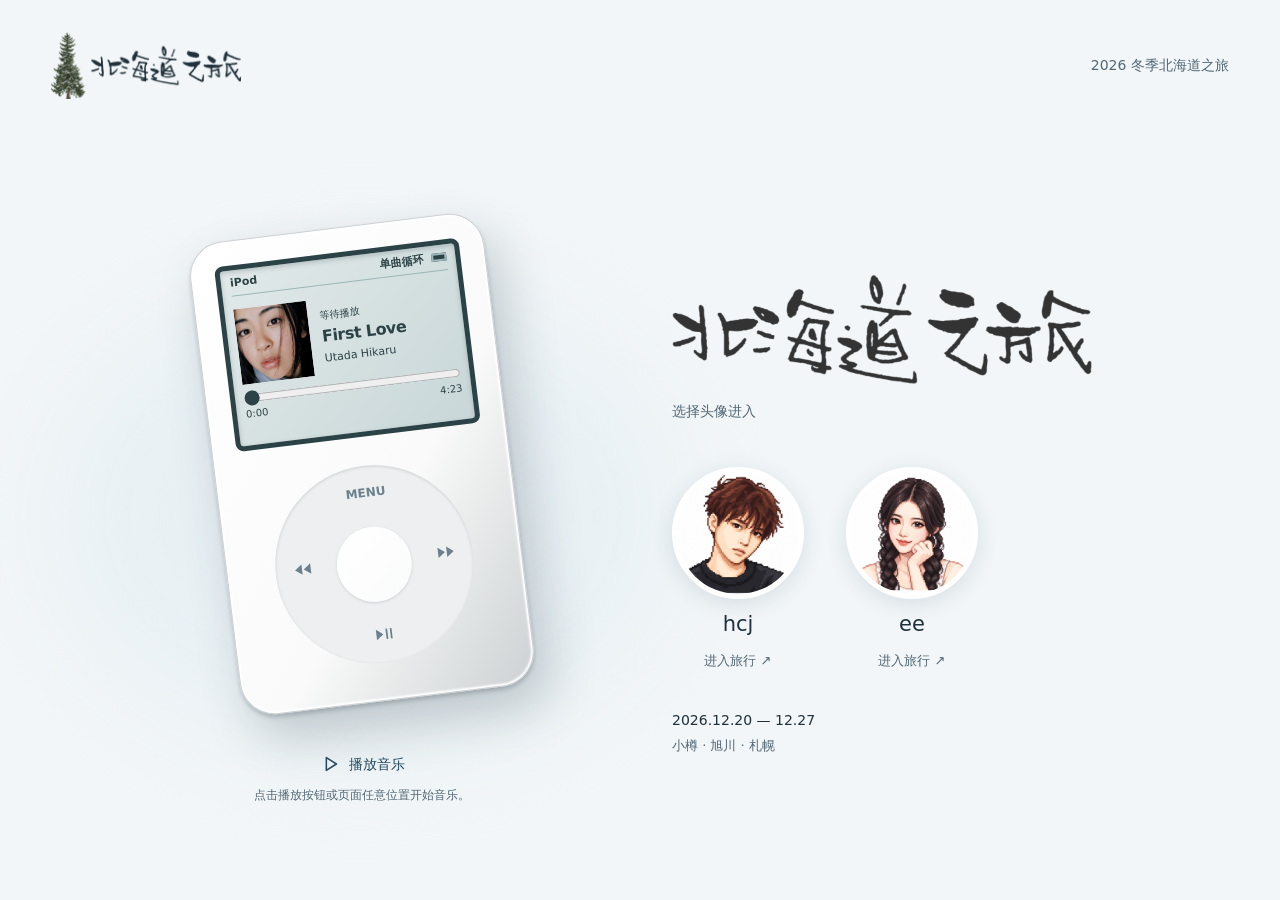
<file: index.html>
<!doctype html>
<html lang="zh-CN" data-theme="light">
<head>
  <meta charset="UTF-8">
  <meta name="viewport" content="width=device-width,initial-scale=1">
  <meta name="theme-color" content="#f2f6f8">
  <meta name="description" content="2026年北海道旅行计划：每日行程、地图、美食、酒店与交通票务。">
  <title>北海道之旅</title>
  <link rel="icon" href="assets/hcj-avatar.webp" type="image/webp">
  <link rel="manifest" href="manifest.webmanifest">
  <link rel="preload" href="assets/caveat.ttf" as="font" crossorigin>
  <link rel="stylesheet" href="vendor/leaflet.css">
  <link rel="stylesheet" href="tokens.css?v=ccee54e79b">
  <link rel="stylesheet" href="styles.css?v=ccee54e79b">
  <script>try{document.documentElement.dataset.theme=localStorage.getItem('hokkaido-theme')||'light'}catch{}</script>
  <script defer src="vendor/gsap.min.js"></script>
  <script defer src="vendor/ScrollTrigger.min.js"></script>
  <script defer src="vendor/marked.umd.js"></script>
  <script defer src="vendor/leaflet.js"></script>
  <script defer src="data.js?v=ccee54e79b"></script>
  <script defer src="app.js?v=ccee54e79b"></script>
</head>
<body class="is-welcome">
  <a class="skip-link" href="#main">跳到主要内容</a>
  <div id="welcome">
    <div class="welcome-top"><span class="wordmark welcome-brand"><img src="assets/nav-title.webp" alt="北海道之旅" width="1547" height="544"></span><span>2026 冬季北海道之旅</span></div>
    <main class="welcome-stage">
      <section class="player-stage" aria-label="复古iPod播放器">
        <div class="ipod" data-ui="audio-player">
          <div class="ipod-screen">
            <div class="screen-status"><span>iPod</span><span>单曲循环 <span class="battery" aria-hidden="true"></span></span></div>
            <div class="screen-track"><div class="album-art"><img src="assets/first-love-cover.webp" alt="First Love专辑封面" width="76" height="76"></div><div><span class="now-playing">正在播放</span><strong>First Love</strong><span>Utada Hikaru</span></div></div>
            <label class="sr-only" for="welcome-seek">歌曲进度</label><input id="welcome-seek" class="audio-seek" type="range" min="0" max="263.42" value="0" step="0.1">
            <div class="screen-times"><span data-elapsed>0:00</span><span data-duration>4:23</span></div>
          </div>
          <div class="click-wheel" id="click-wheel" role="group" aria-label="iPod控制，沿滚轮拖动调节音量">
            <button class="wheel-menu" id="wheel-menu" aria-label="显示音量控制">MENU</button>
            <button class="wheel-back" data-seek="-10" aria-label="后退10秒"><svg viewBox="0 0 24 24" aria-hidden="true"><path d="M11 6 3 12l8 6V6Zm10 0-8 6 8 6V6Z"/></svg></button>
            <button class="wheel-forward" data-seek="10" aria-label="前进10秒"><svg viewBox="0 0 24 24" aria-hidden="true"><path d="m3 6 8 6-8 6V6Zm10 0 8 6-8 6V6Z"/></svg></button>
            <button class="wheel-play" data-audio-toggle aria-label="播放音乐"><svg viewBox="0 0 24 24" aria-hidden="true"><path d="m4 6 8 6-8 6V6ZM15 6h2v12h-2zM20 6h2v12h-2z"/></svg></button>
            <button class="wheel-center" data-audio-toggle aria-label="播放或暂停音乐"><span class="sr-only">播放或暂停</span></button>
          </div>
          <div id="wheel-volume" class="wheel-volume" hidden><label for="welcome-volume">音量</label><input id="welcome-volume" class="audio-volume" type="range" min="0" max="1" value="0.45" step="0.01"></div>
        </div>
        <div class="player-caption"><button class="text-button" id="welcome-play" data-audio-toggle aria-label="播放音乐">播放音乐</button><p id="welcome-audio-status" role="status"></p></div>
      </section>
      <section class="identity-stage" aria-labelledby="welcome-title">
        
        <h1 id="welcome-title"><img class="welcome-title-art" src="assets/hero-title.webp" alt="北海道之旅" width="1222" height="321"></h1>
        <p class="welcome-description">选择头像进入</p>
        <div class="identity-options">
          <button class="identity" data-enter="hcj"><span class="avatar-frame"><img src="assets/hcj-avatar.webp" alt="hcj的头像" width="156" height="156"></span><strong>hcj</strong><span>进入旅行 <span aria-hidden="true">↗</span></span></button>
          <button class="identity" data-enter="ee"><span class="avatar-frame"><img src="assets/ee-avatar.webp" alt="ee的头像" width="156" height="156"></span><strong>ee</strong><span>进入旅行 <span aria-hidden="true">↗</span></span></button>
        </div>
        <p class="welcome-date">2026.12.20 — 12.27 <span>小樽 · 旭川 · 札幌</span></p>
      </section>
    </main>
    
  </div>
  <div id="site" hidden>
    <header class="site-header">
      <a href="#/home" class="wordmark nav-brand" aria-label="北海道之旅，首页"><img src="assets/nav-title.webp" alt="北海道之旅" width="1547" height="544"></a>
      <nav class="main-nav" aria-label="主要导航">
        <a href="#/home" data-nav="home">首页</a><a href="#/itinerary" data-nav="itinerary">行程</a><a href="#/food" data-nav="food">美食</a><a href="#/hotels" data-nav="hotels">酒店</a><a href="#/map" data-nav="map">地图</a><a href="#/our" data-nav="our">Our Hokkaido</a>
        <details class="more-nav"><summary>更多 <span aria-hidden="true">⌄</span></summary><div><a href="#/transport" data-nav="transport">交通与票务</a><a href="#/shopping" data-nav="shopping">逛街清单</a><a href="#/prepare" data-nav="prepare">行李准备</a></div></details>
      </nav>
      <div class="header-tools"><button class="icon-button" id="search-open" aria-label="搜索旅行资料"></button><button class="icon-button" id="theme-toggle" aria-label="切换深色模式"></button><button class="profile-button" id="profile-open" aria-label="切换身份"><img id="profile-img" alt="" width="32" height="32"><span id="profile-name"></span></button><button class="icon-button mobile-menu-button" id="mobile-menu-toggle" aria-label="打开导航菜单" aria-expanded="false"></button></div>
    </header>
    <nav class="mobile-menu" id="mobile-menu" aria-label="手机导航" hidden></nav>
    <main id="main" tabindex="-1"></main>
    <footer class="site-footer"><span>北海道之旅</span><span>2026.12.20 — 12.27</span><button id="source-open" class="text-button">资料与来源</button></footer>
    <aside class="mini-player glass" id="mini-player" aria-label="音乐播放器">
      <button class="mini-play" data-audio-toggle aria-label="暂停音乐"></button><button class="mini-track" id="player-expand" aria-label="展开播放器" aria-expanded="false"><span>First Love</span><small>Utada Hikaru</small></button><span class="sound-bars" aria-hidden="true"><i></i><i></i><i></i></span>
      <div class="mini-expanded" id="mini-expanded" hidden><label>播放进度<input class="audio-seek" type="range" min="0" max="263.42" value="0" step="0.1"></label><div class="mini-times"><span data-elapsed>0:00</span><span>单曲循环</span><span data-duration>4:23</span></div><label>音量<input class="audio-volume" type="range" min="0" max="1" value="0.45" step="0.01"></label><button class="text-button" id="mute-toggle">静音</button><p id="audio-status" role="status"></p></div>
    </aside>
  </div>
  <dialog id="detail-dialog" class="detail-dialog" aria-labelledby="detail-title"><div class="dialog-top"><span id="detail-context">旅行资料</span><button class="icon-button" data-close-dialog="detail-dialog" aria-label="关闭详情"></button></div><div id="detail-body"></div></dialog>
  <dialog id="search-dialog" class="search-dialog" aria-labelledby="search-title"><div class="dialog-top"><h2 id="search-title">找一找</h2><button class="icon-button" data-close-dialog="search-dialog" aria-label="关闭搜索"></button></div><label class="sr-only" for="search-input">搜索地点、餐厅、酒店或交通</label><div class="search-field"><input id="search-input" type="search" placeholder="地点、餐厅、酒店、交通…" autocomplete="off"><button id="search-clear" class="text-button">清空</button></div><p id="search-count" class="muted" aria-live="polite">试试「海胆」「机场」「Pass」</p><div id="search-results"></div></dialog>
  <div id="toast" role="status" aria-live="polite"></div>
  <audio id="audio" src="assets/first-love.mp3" preload="auto" autoplay loop playsinline></audio>
  <noscript><div class="noscript">开启JavaScript后可使用日历和播放器。<a href="travel-guide.html">阅读完整旅行手册</a></div></noscript>
</body>
</html>
</file>
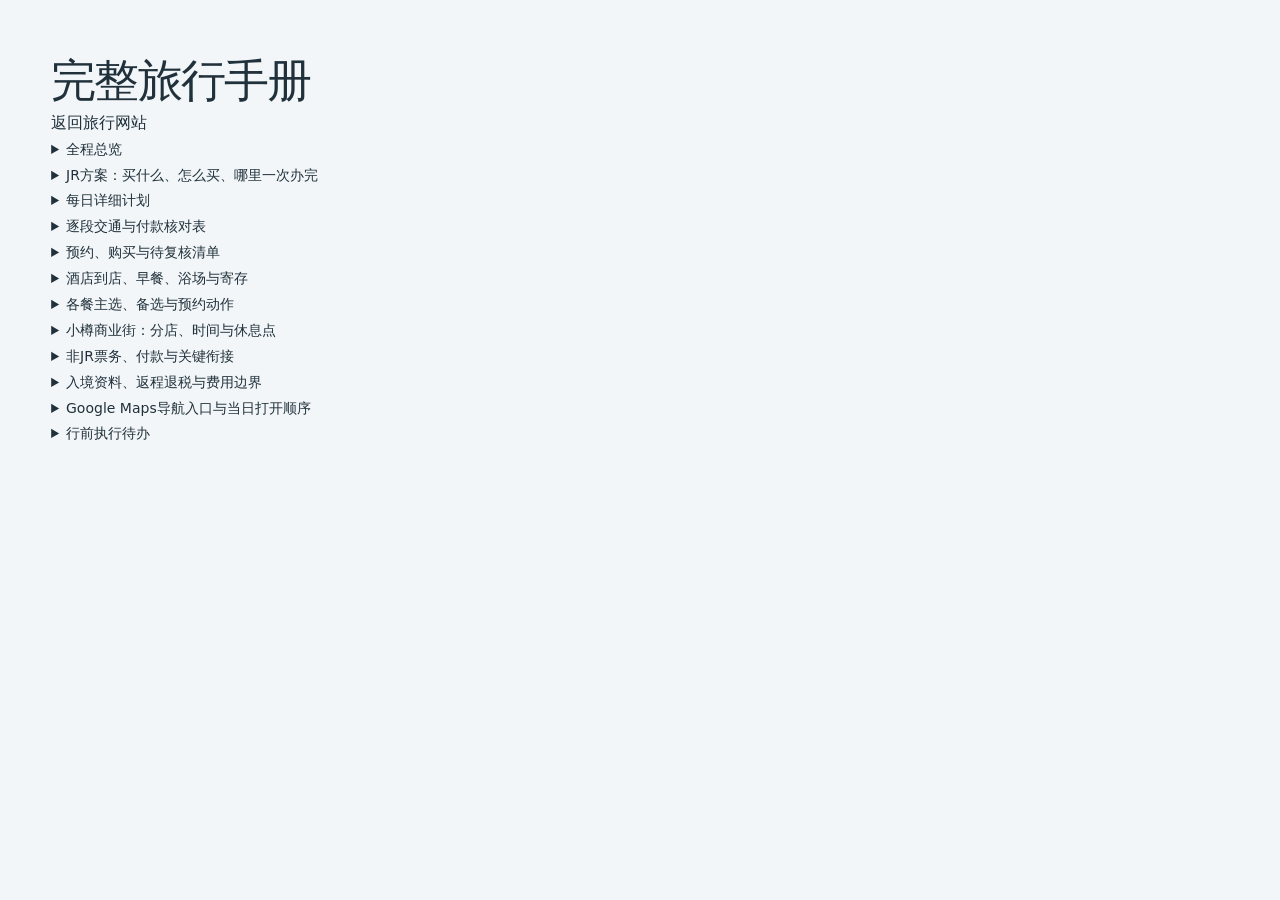
<file: travel-guide.html>
<!doctype html><html lang="zh-CN" data-theme="light"><meta charset="utf-8"><meta name="viewport" content="width=device-width,initial-scale=1"><title>完整旅行手册 · 北海道之旅</title><link rel="stylesheet" href="tokens.css"><link rel="stylesheet" href="styles.css"><main class="page"><h1>完整旅行手册</h1><p><a href="index.html">返回旅行网站</a></p><div class="document-body"><details><summary>全程总览</summary><div class="table-scroll" tabindex="0"><table>
<thead>
<tr>
<th>日期</th>
<th>住宿</th>
<th>主线</th>
<th>餐饮重点</th>
</tr>
</thead>
<tbody><tr>
<td>12-19 六</td>
<td>上海全季</td>
<td>浦东T1汇合 → 酒店入住与休息</td>
<td>酒店附近简单晚餐</td>
</tr>
<tr>
<td>12-20 日</td>
<td>小樽</td>
<td>抵达 → 新千岁JR集中办票 → 小樽入住 → 运河</td>
<td>寿司，询问海胆供应</td>
</tr>
<tr>
<td>12-21 一</td>
<td>小樽</td>
<td>上午天狗山 → 钱函 → 南小樽 → 南樽市场 → 堺町通 → 运河</td>
<td>海鲜饭、LeTAO等甜点</td>
</tr>
<tr>
<td>12-22 二</td>
<td>旭川</td>
<td>小樽 → 札幌换特急 → 旭川午餐 → 美瑛／白须瀑布 → 旭川</td>
<td>山头火；晚间 SWITCH FLAVOR</td>
</tr>
<tr>
<td>12-23 三</td>
<td>旭川</td>
<td>旭山动物园；精灵露台为回程确认后的条件候选</td>
<td>午餐留弹性；晚餐旭川站周边</td>
</tr>
<tr>
<td>12-24 四</td>
<td>札幌</td>
<td>10点退房 → 10:30左右特急 → 札幌寄存行李 → 午餐 → PARCO等 → 大通圣诞市</td>
<td>牛烤肉午餐；可预约寿司晚餐</td>
</tr>
<tr>
<td>12-25 五</td>
<td>札幌</td>
<td>北海道大学 → 圆山公园／北海道神宫 → 白色恋人公园</td>
<td>预约寿喜烧晚餐</td>
</tr>
<tr>
<td>12-26 六</td>
<td>札幌</td>
<td>中岛公园／SMOOCH → GARAKU → 购物 → 松尾成吉思汗</td>
<td>汤咖哩；ee的羊肉体验</td>
</tr>
<tr>
<td>12-27 日</td>
<td>—</td>
<td>提前退房 → JR到机场 → 早午饭／购物 → 免税海关确认 → 托运／安检 → 13:50起飞</td>
<td>机场早点吃午饭</td>
</tr>
</tbody></table></div>
<p>精灵露台保留为条件候选，须有本季公共交通夜间完整往返后才启用；成吉思汗正常列入26日晚餐，具体店铺以味道与可执行性为主。</p>
</details><details><summary>JR方案：买什么、怎么买、哪里一次办完</summary><h3>推荐结论</h3>
<p>采用 <strong>札幌—富良野区域铁路周游券，连续4日，使用日期12-21至12-24</strong>。两人各一张。</p>
<p>它覆盖小樽、钱函、南小樽、札幌、旭川、美瑛、富良野等本次使用范围内的JR；名称有“富良野”不意味着只有去富良野才有用。预购基准价11,000日元/成人，在日本车站直接购买为12,000日元/成人。普通车指定席已包含。不能用于地铁、市电、普通路线巴士或天狗山缆车。<a href="https://www.jrhokkaido.co.jp/global/cn/ticket/railpass/index.html">JR官方Pass规则</a></p>
<p>为什么用21日至24日：同时覆盖21日小樽当地JR、22日小樽→札幌→旭川及美瑛JR、23日如成行的富良野JR、24日旭川→札幌。20日启用会在23日到期，反而漏掉24日长途。</p>
<p>按普通分段票价参考，札幌↔旭川两程各5,440日元，小樽→札幌800日元，旭川↔美瑛各680日元，合计13,040日元/人，尚未算21日当地JR。联程出票、季节指定席价格及网络折扣可能使散票更便宜；这个算式用于比较，不是联程最终报价。<a href="https://www.jrhokkaido.co.jp/global/cn/ticket/regular/index.html">JR官方普通票价</a></p>
<p>因此：以Pass作为省事、可调整的基准方案。若开售后两段长途实际优惠票＋其余JR总额明显低于11,000日元，再改买散票；没有必要购买22,000日元起的北海道全域5日券。</p>
<h3>Klook还是JR官网？</h3>
<p>两者都可以，不能把“Klook买券”和“JR指定座位”当成互斥选择。</p>
<div class="table-scroll" tabindex="0"><table>
<thead>
<tr>
<th>渠道</th>
<th>操作与适合情况</th>
</tr>
</thead>
<tbody><tr>
<td><a href="https://www.klook.com/zh-CN/activity/71864-hokkaido-sapporo-furano-area-pass-4-day/">Klook准确产品：札幌—富良野4日券</a></td>
<td>有合适优惠时可用。买2张成人券，姓名与护照一致；保存两人的兑换凭证。当前页面的“兑换日期”应选12-20，到JR兑换时另明确使用开始日12-21；实际下单仍逐项看字段，不能把兑换日误当启用日。电子兑换证通常90天内兑换，最终以订单条款为准。</td>
</tr>
<tr>
<td><a href="https://www.jrhokkaido.co.jp/global/cn/ticket/reservation/index.html">JR官方在线预订说明及入口</a></td>
<td>若与Klook价差不大，更适合希望把购买和提前划位放在同一系统的你。官方系统目前于使用开始日前一个月日本时间10:00起售；12-21开始的券，对应11-21日本10:00／中国9:00起。</td>
</tr>
</tbody></table></div>
<p>Klook页面中的部分通用资格说明与JR现行规则不完全一致，资格与列车规则以JR官方为准；你们持中国护照以游客身份旅行，按目前已知信息符合本券基本资格。不要购买名称相似的札幌—登别券、全国JR Pass或更贵的北海道全域券。</p>
<h3>指定席：包含费用，但需要划位领票</h3>
<ul>
<li><strong>Pass有效期、有效区域内的普通车指定席无需另付一次指定席费。</strong></li>
<li>札幌—旭川的Kamui／Lilac为全车指定席，乘车前预约、领取标明车次车厢座位的指定席票；不是只拿Pass就默认有座。</li>
<li>12-22和12-24两人相邻座位优先提前订。指定席通常乘车日前一个月日本10:00开售，即11-22与11-24中国9:00；没有购买或预约过的座位不能写成已订。</li>
<li>Klook等旅行社兑换券也可以按JR官网的“旅行社购买兑换券”流程网上预约指定席；官方现行说明要求该方式的网上预约最迟乘车日前两天23:50，取票最迟前一天21:00。12-20统一领取22、24日座位票可满足这两个取票期限。</li>
<li>如果不想网上操作，也可以12-20机场兑换时请工作人员一次划好22、24日座位；但提前预约更有利于两人连座。</li>
<li>旭川—美瑛、旭川—富良野的普通列车没有需要预订的普通指定席。21日当地普通JR也不必为了“用Pass”额外划位。</li>
<li>Pass期间进出闸机使用Pass本券；指定席票保留用于找到座位和查验。不要同时刷Suica重复扣费。</li>
</ul>
<p>依据：<a href="https://www.jrhokkaido.co.jp/global/cn/ticket/reservation/index.html">JR官方网上预约规则</a>、<a href="https://www.jrhokkaido.co.jp/global/cn/ticket/railpass/index.html">JR官方Pass乘车与指定席规则</a>。</p>
<h3>Klook等外购Pass：提前划位的逐步操作</h3>
<ol>
<li>打开<a href="https://www.eki-net.com/en/jreast-train-reservation/top/index">JR-EAST Train Reservation</a>，注册／登录，进入“Seat reservation／指定席预约”。</li>
<li>选择“使用在本网站以外购买的Pass”，券种选札幌—富良野区域券，不进入普通“购买车票”流程。</li>
<li>先搜索12-22札幌→旭川，成人2名；班次依据小樽到札幌的衔接选择，换乘不压到最后几分钟。</li>
<li>选择普通车指定席，在座位图选两个相邻座位；不要误选Green Car。</li>
<li>取票地点选新千岁机场站、取票日期12-20；按系统实际要求填写资料，保存确认邮件和取票码。</li>
<li>再做12-24旭川→札幌，目标10:30左右出发；若22日小樽→札幌也选U-seat，再处理这一列车。</li>
<li>12-20先换两人的实体Pass，再领取已预约的座位票。网上预约本身不等于已经领到可用座位票。</li>
<li>外购Pass预约现行期限为乘车日前两天23:50，最迟前一天21:00取票；逾期座位自动取消。12-20统一取22、24日票可满足期限。</li>
</ol>
<p>目前没有核实到“外购Pass网上划位必须预扣全票价／固定押金”的官方规则，不编造担保金额。Pass范围内普通指定席本身不重复收费；若页面显示要买全额普通车票，先检查是否选错流程。身份或支付验证以系统实际界面为准。</p>
<p><a href="https://www.eki-net.com/top/tr/guide/reserve/seat_ticket.html">JR官方逐屏指南</a>、<a href="https://www.eki-net.com/top/tr/guide/receive/">官方取票方法</a>、<a href="https://www.jrhokkaido.co.jp/global/cn/ticket/reservation/index.html">JR北海道预约期限</a></p>
<h3>12-20：在新千岁机场站集中办完</h3>
<p>国际航站楼入境、取行李后，按JR标识经联络通道前往国内航站楼地下1层的新千岁机场站。不要把国际到达大厅当成JR车站所在地。</p>
<p>优先去 <strong>JR外籍旅客服务处</strong>。官方地图列周游券受理时间8:30–19:00。12:50落地后正常办理入境，通常仍在这个营业窗口内；排队、航班延误另计。<a href="https://www.jrhokkaido.co.jp/global/pdf/cn-railpass-station.pdf">JR兑换地点地图</a></p>
<p>带好：两人护照原件、Klook兑换证或JR预约邮件／会员资料、预约邮件／取票码及可用信用卡（用于付款，身份或支付验证服从系统实际要求）、以下购票清单。预留约45–60分钟处理排队和票务，这是规划缓冲，不是官方保证。</p>
<div class="table-scroll" tabindex="0"><table>
<thead>
<tr>
<th>顺序</th>
<th>请工作人员办理</th>
</tr>
</thead>
<tbody><tr>
<td>1</td>
<td>兑换两张札幌—富良野4日券，明确 <strong>12-21开始，12-24结束</strong></td>
</tr>
<tr>
<td>2</td>
<td>领取已网上订好的12-22札幌→旭川、12-24旭川→札幌两人指定席票；未订则现场划位。若22日小樽→札幌选有U-seat的Airport号，也可一并免费划位；若选普通列车则无需划位</td>
</tr>
<tr>
<td>3</td>
<td>单独购买当日12-20新千岁机场→小樽票，优先选择有座位的U-seat；根据办完票的实际时间选车</td>
</tr>
<tr>
<td>4</td>
<td>单独购买12-27札幌→新千岁机场的基本票＋需要的U-seat指定席票，目标约10:00–10:15抵达机场</td>
</tr>
<tr>
<td>5</td>
<td>核对所有日期、方向、两人座位、Pass起止日；实体Pass兑换后启用日期不能更改，遗失不能补发。需要时在同站补领其他JR票</td>
</tr>
</tbody></table></div>
<p>可以出示的日文：</p>
<blockquote>
<p>札幌・富良野エリアパスを2名分、12月21日から24日までで引き換えたいです。12月22日の札幌から旭川、12月24日の旭川から札幌の指定席を、2人並びでお願いします。12月20日の新千歳空港から小樽と、12月27日の札幌から新千歳空港は、別途Uシート込みで購入したいです。</p>
</blockquote>
<p>意思：兑换两人的Pass，21–24日生效；22日去旭川、24日回札幌要相邻座位；20日、27日机场段另外付费买含U-seat的票。</p>
<p><strong>可以在同一车站集中处理主要JR票务，但不能保证只排一个窗口就办完所有操作。</strong>旺季人工窗口可能限制一次领取指定席数量，余下可在同站指定席售票机完成；后续若改班次，也需改签，不能继续使用原座位。</p>
<p>JR已公告2026-10-20起新千岁机场站启用护照读取售票机，服务时间07:00–22:00。JR官网订单可用；旅行社电子凭证仅特定发行类型支持，纸券、JTRweb电子券不适用。不能默认所有Klook二维码都能在机器兑换，拿到凭证后看发行机构，拿不准走人工。<a href="https://www.jrhokkaido.co.jp/CM/Info/news_sc/pdf/tvm_pspt_202608_sc.pdf">新设备官方公告</a></p>
<h3>Pass外的机场两段费用</h3>
<div class="table-scroll" tabindex="0"><table>
<thead>
<tr>
<th>日期／区间</th>
<th align="right">现行成人单程自由席</th>
<th align="right">含U-seat指定席</th>
</tr>
</thead>
<tbody><tr>
<td>12-20 新千岁机场→小樽</td>
<td align="right">2,040日元</td>
<td align="right">3,040日元</td>
</tr>
<tr>
<td>12-27 札幌→新千岁机场</td>
<td align="right">1,230日元</td>
<td align="right">2,230日元</td>
</tr>
</tbody></table></div>
<p>你们拖大箱、容易累，建议这两程也选U-seat。以两段都指定席计，每人JR基准总额约16,270日元＝11,000＋3,040＋2,230；两人约32,540日元。这个数字不含地铁、巴士、缆车、门票，也不代表Klook结算汇率价。<a href="https://www.jrhokkaido.co.jp/global/cn/ticket/regular/index.html">JR官方现行票价</a></p>
</details><details><summary>每日详细计划</summary><h3>Day 0｜12-19 周六：上海汇合</h3>
<ul>
<li>ee：苏州园区站→上海虹桥站；到站后跟随机场联络线标识，乘往“浦东1号2号航站楼”。该铁路段目前官方资料为约40分钟、全程26元，另留虹桥站内步行、候车、浦东到T1步行时间。不要把40分钟当成虹桥高铁下车到T1出口的总耗时。<a href="https://jtw.sh.gov.cn/xwfb2/20241226/a5c8290243d047b7b8d0d078e332708f.html">上海交通委说明</a></li>
<li>高铁12月车次尚未开售，不写死班次。建议目标为14:30–15:00抵达浦东T1接机区域；hcj15:00落地后还需下机取行李。</li>
<li>两人汇合后前往准确分店：全季上海浦东机场酒店，施新路958号4幢1–3层。</li>
<li>晚饭在酒店附近简单解决，晚上把护照、机票、第二天随身物品整理好。</li>
<li>入住时自行预约次日酒店接驳即可；本计划只设酒店出发区间：<strong>12-20约05:00–05:30出发，赴浦东T2</strong>，具体随入住时约定安排。</li>
</ul>
<h3>Day 1｜12-20 周日：抵达北海道、小樽入住</h3>
<div class="table-scroll" tabindex="0"><table>
<thead>
<tr>
<th>时间框架</th>
<th>安排</th>
</tr>
</thead>
<tbody><tr>
<td>05:00–05:30北京时间</td>
<td>从全季酒店出发，赴浦东T2</td>
</tr>
<tr>
<td>08:20北京时间</td>
<td>浦东起飞</td>
</tr>
<tr>
<td>12:50日本时间</td>
<td>抵达新千岁</td>
</tr>
<tr>
<td>抵达后</td>
<td>入境、取箱，前往国内航站楼B1的JR新千岁机场站</td>
</tr>
<tr>
<td>约14:00–15:30，视入境排队</td>
<td>需要时先吃轻便午饭；集中兑换Pass、领取后续座位票、买两端机场票</td>
</tr>
<tr>
<td>办妥后</td>
<td>乘小樽方向Airport号；有合适直达车则优先直达，札幌终到车需札幌换乘，不默认每班都直达小樽</td>
</tr>
<tr>
<td>约16:30–18:00，视入境／票务／车次</td>
<td>小樽站→Dormy Inn入住；不据此保证精确到店时间</td>
</tr>
<tr>
<td>傍晚</td>
<td>运河随逛，看到营业中的店可顺路进入；不把即将打烊的堺町店铺当作已完成</td>
</tr>
<tr>
<td>18:30–19:00目标</td>
<td>小樽寿司晚餐；预约时考虑航班与入境延误，保留联系店家改时段的方式</td>
</tr>
<tr>
<td>20:30左右</td>
<td>回酒店休息、泡汤</td>
</tr>
</tbody></table></div>
<p><strong>晚餐主选：おたる政寿司 本店。</strong>可以从握寿司套餐或单点选择，不默认每人上万日元的主厨套餐；ee的海胆预约时询问供应与价格。官网现列晚餐17:00–21:00，周三及元旦休；周日符合常规营业。备选同品牌ぜん庵，先核实际空位。<a href="https://masazushi.co.jp/shop-honten/">本店菜单、营业及预约入口</a></p>
<p>第一天不主排天狗山：你们要白天雪景与缆车拍照，落地后到小樽的时间不足以稳妥保证日间体验。</p>
<h3>Day 2｜12-21 周一：天狗山＋钱函＋南樽市场＋堺町通</h3>
<p><strong>顺序：小樽站→天狗山→小樽站→钱函→南小樽→南樽市场→堺町通→运河。</strong>上午先完成天狗山，之后保留你提出的市场与商业街顺序。</p>
<div class="table-scroll" tabindex="0"><table>
<thead>
<tr>
<th>时间框架</th>
<th>安排与交通</th>
</tr>
</thead>
<tbody><tr>
<td>07:30–08:30</td>
<td>酒店早餐，收拾后出发</td>
</tr>
<tr>
<td>09:00左右</td>
<td>小樽站前乘中央巴士9路往天狗山；车程约20分钟</td>
</tr>
<tr>
<td>09:30–10:30左右</td>
<td>缆车往返、山上雪景；时间按冬季巴士适配</td>
</tr>
<tr>
<td>11:00左右</td>
<td>巴士返回小樽站，乘JR往札幌方向到钱函</td>
</tr>
<tr>
<td>11:30–12:15左右</td>
<td>钱函车站及海边随逛拍照，按风和体力决定停留</td>
</tr>
<tr>
<td>12:15后</td>
<td>钱函乘小樽方向JR，在南小樽下车</td>
</tr>
<tr>
<td>13:00左右</td>
<td>南樽市场午饭</td>
</tr>
<tr>
<td>14:00–17:00左右</td>
<td>向堺町通方向逛街，中途坐下休息</td>
</tr>
<tr>
<td>傍晚</td>
<td>运河、晚餐，之后回酒店</td>
</tr>
</tbody></table></div>
<p>天狗山2026-11-28至2027-03-28冬季缆车营业已公布，09:00起、约12分钟一班。巴士冬季分钟表尚待复核，09:10等夏季班次只用于验证路线结构，不冒充12月确定班次。遇缆车因风雪停运，则保留钱函和商业街；不会用纯夜景替代你们想要的白天体验。<a href="https://tenguyama.ckk.chuo-bus.co.jp/hours-and-fees/">天狗山官方</a>、<a href="https://www.chuo-bus.co.jp/city_route/course/otaru/">中央巴士小樽线路</a></p>
<p><strong>南樽市场午餐：まんまる食堂海鲜饭，备选市场内寿司処わさび。</strong>海胆有货再点，不假设有固定海胆丼。市场周一至周六常规9:00–18:00，但食堂各自营业、售罄时间不同。<a href="https://www.nantaruichiba.or.jp/shoplist6.html">市场餐饮列表</a></p>
<p>堺町通保留原清单：Hello Kitty咖啡、音乐盒堂、玻璃店、Chiikawa、LeTAO、北海道点心。具体分店和顺路次序已核对，见第9节；Hello Kitty和Chiikawa应在较早时段处理，咖啡店任选休息，不要求每家都坐下消费。</p>
<p><strong>晚餐建议：若鶏時代なると本店，吃半身炸鸡或普通定食。</strong>如更想继续海鲜，可改用已核空位的寿司备选。なると本身也可能排队，不保证无需等位。<a href="https://otaru.gr.jp/shop/wakatorijidai-naruto-honten">小樽观光协会店铺介绍</a></p>
<h3>Day 3｜12-22 周二：去旭川＋白须瀑布＋SWITCH FLAVOR</h3>
<p>这天不等到11点才退房。目标早餐后出发，午前后抵达旭川，先放箱子、吃午饭；白须瀑布放下午，夜芭菲放当晚。</p>
<ul>
<li>交通：小樽→札幌，换特急Kamui／Lilac→旭川。小樽段约45–50分钟、札幌至旭川约85分钟，换乘留20–30分钟以上；尽量争取约11:00–11:30抵达，最终以12月可查JR倒推小樽出发车次。若最终约12点才抵达，不保证排完热门拉面还能搭上13:45美瑛巴士；午餐必须用备选或把山头火移23日。</li>
<li>两个大箱寄存JR Inn，不带去美瑛。</li>
<li>午餐主选山头火旭川本店，备选梅光轩旭川本店。若山头火排队会影响下午巴士，先在站周边吃快一些，把山头火补到23日午餐，不为了吃上这一顿错过稀少巴士。</li>
<li>旭川→美瑛乘JR普通列车；美瑛站前乘道北巴士至白金温泉，下车步行至白须瀑布。回程可经美瑛换JR返旭川。</li>
</ul>
<p><strong>现行官方巴士可用的两个下午窗口：</strong></p>
<div class="table-scroll" tabindex="0"><table>
<thead>
<tr>
<th>去程／回程</th>
<th>含义</th>
</tr>
</thead>
<tbody><tr>
<td>美瑛13:45→白金温泉14:11；白金温泉15:46→美瑛16:14</td>
<td>早到、停留宽松，需旭川午饭和JR足够早衔接</td>
</tr>
<tr>
<td>美瑛14:45→白金温泉15:11；白金温泉15:46→美瑛16:14</td>
<td>压缩窗口：35分钟包括上下车、雪路来回、拍照和提前候车，净停留更少；不能包装成宽松方案，也不加青池</td>
</tr>
</tbody></table></div>
<p>这是运营商目前发布的参考时刻；PDF本身混有去程2024、回程2026的改正日期，不能简单称为已发布12月冬表。另有16:32等晚些回程，15:46不是末班；晚回要承担天黑、候车及回旭川延后的代价。上述窗口不是已经锁定的12-22整段行程；最终必须把旭川→美瑛JR、巴士、回程JR一起核对。回程巴士晚点则改乘下一班JR，不强行赶短换乘。道北巴士本次路段Pass不包，美瑛—白金温泉现行单程900日元，现金或另售移动票等按运营商说明准备。<a href="https://dohokubus.com/files/biei_shirogane.pdf">官方巴士PDF</a></p>
<p>回旭川后先入住。晚餐主选同栋AEON4F的あさひ川井泉（炸猪排定食），备选ふく亭とと魯，减少折返并留出芭菲胃口。两店当前均11:00–21:00、末入20:00／LO20:30；具体地址与入口见第8节。</p>
<p><strong>夜间重点：SWITCH FLAVOR。</strong>建议晚饭后视体力先回酒店泡汤，约20:00前往、21:00左右离店；如当天回程较晚，可先去店再回酒店泡汤。小樽以外的普通夜宵不另排固定项目。</p>
<p>店址旭川4条通6丁目825、パリ街；周二常规18:00–22:00、LO21:30，不接受预约。<strong>周三常规休息，不能挪到12-23。</strong>临时休业以官方社媒为准。<a href="https://switchflavor.net/pg57.html">SWITCH FLAVOR官方</a></p>
<h3>Day 4｜12-23 周三：旭山动物园；富良野为条件候选</h3>
<ul>
<li>酒店早餐后出发，目标乘9:30–9:40左右旭川站前到动物园的巴士，留出抵达后买票、入园的时间。冬季具体巴士待更新，不把原稿9:40当已确认车次。当前发车点为旭川站前6号；9月改价后单程670日元，不支持Suica／PASMO／Kitaca。建议在站前案内所先买两人往返各两张单程票，或准备现金，详见第10节。</li>
<li>动物园官方12月日历确认23日营业10:30–15:30，最晚入园15:00。</li>
<li><strong>11:00企鹅散步</strong>：按你们指定的行程假设安排，最终时段以园方当日公告为准。</li>
<li>游园按企鹅＋两三处重点安排，约12:30–13:00离园为目标；不要求走完整园区。现场实际企鹅安排优先。</li>
<li>午餐：动物园现场简单解决或回旭川站吃；若22日山头火未完成，优先补到这一餐。</li>
<li>没有富良野夜间返程条件时，下午保留旭川站前、买物公园、AEON休息购物；晚餐主选同栋AEON4F的ふく亭とと魯（海鲜／寿司／和食），备选井泉，之后回酒店泡汤。</li>
</ul>
<p><a href="https://www.city.asahikawa.hokkaido.jp/asahiyamazoo/event/event202612.html">园方2026年12月日历</a>、<a href="https://www.asahikawa-denkikidou.jp/schedule/zoo-airport-timetable/">动物园巴士运营商</a></p>
<p><strong>精灵露台（Ningle Terrace）如何保留：</strong></p>
<p>你们主要想看亮灯后；酒店不改、24日上午要返回札幌、全程公共交通，故只列23日下午／晚上的条件候选，不排回原来的“动物园＋美瑛＋富良野同日”。</p>
<p>若2026–27冬季接驳公布且三段均能成立，再采用：动物园→旭川→JR富良野→公共巴士新富良野王子酒店→精灵露台→夜间公共接驳回富良野站→JR旭川。</p>
<p>需要同时确认：去程接驳、看完亮灯后的回富良野站接驳、富良野站回旭川JR。当前常规Lavender巴士最后从酒店直返旭川为15:55，无法支持正常夜景游览；上一季夜间接驳不能套到今年。若最终不成立，沿用你此前接受的舍弃备用方案，不临时变成打车或更换住宿。<a href="https://www.furanobus.jp/rosen/">富良野巴士现行表</a>、<a href="https://www.princehotels.co.jp/shinfurano/facility/ningle_terrace/">精灵露台官方</a></p>
<h3>Day 5｜12-24 周四：回札幌、购物、圣诞集市、寿司</h3>
<div class="table-scroll" tabindex="0"><table>
<thead>
<tr>
<th>时间框架</th>
<th>安排</th>
</tr>
</thead>
<tbody><tr>
<td>早餐后–10:00</td>
<td>收拾、退房；不要在10点后才开始找车站</td>
</tr>
<tr>
<td>10:30左右目标</td>
<td>旭川→札幌特急，提前预约两人连座</td>
</tr>
<tr>
<td>中午</td>
<td>札幌抵达，乘地铁到薄野／丰水薄野附近酒店寄存两个箱子</td>
</tr>
<tr>
<td>13:00左右</td>
<td>牛烤肉午餐候选：德寿しんら亭</td>
</tr>
<tr>
<td>午后</td>
<td>PARCO、大通周边慢逛，累了坐下休息</td>
</tr>
<tr>
<td>16:00–17:30左右</td>
<td>大通公园、电视塔周边、圣诞集市</td>
</tr>
<tr>
<td>18:00–19:00左右</td>
<td>预约寿司晚餐</td>
</tr>
<tr>
<td>20:30–21:00</td>
<td>回酒店、泡汤</td>
</tr>
</tbody></table></div>
<p><strong>购物不串完三座商场。</strong>主线用PARCO最顺路；Stellar Place和Sapporo Factory保留候选，想去时替换这段或26日购物时段。截至10-15，Stellar Place因10-14火灾发布暂时停业公告，不能断言12月仍停或已恢复，临行复核。<a href="https://www.stellarplace.net/topics_detail/5831">官方公告</a></p>
<p>圣诞集市2026日期已公布：11-20至12-25，11:00–21:00、LO20:45。你们按看氛围、吃喝随缘安排，不把它当固定正餐。<a href="https://www.sapporo.travel/white-illumination/event/munich/">2026活动官方页</a></p>
<p><strong>午餐：德寿しんら亭。</strong>以普通午餐或单点牛肉为主，不默认最贵和牛套餐；如抵达太晚错过午餐营业，改在PARCO／薄野附近正常吃饭，晚餐预约时间保留。<a href="https://www.tokuju.com/shop/shinratei/">德寿官方及预约</a></p>
<p><strong>晚餐主选：すしざんまい すすきの店。</strong>官网有预约入口，单点灵活，适合把“容易落实”放在第一位；询问海胆当日供应。备选四季花まるすすきの店，两家中先订到合适时间和普通消费方式的一家即可，不重复订位。<a href="https://www.kiyomura.co.jp/store/detail/26">寿司ざんまい官方</a>、<a href="https://www.sushi-hanamaru.com/store/details/s07.html?p=a">四季花丸すすきの官方</a></p>
<h3>Day 6｜12-25 周五：校园、神宫、白色恋人、寿喜烧</h3>
<p>保留原有四处，按随逛随走的方式游览。北海道大学先放上午，避免在白色恋人亮灯后再折返校园。</p>
<div class="table-scroll" tabindex="0"><table>
<thead>
<tr>
<th>时间框架</th>
<th>安排与交通</th>
</tr>
</thead>
<tbody><tr>
<td>08:00–09:00</td>
<td>早餐主选EDW/DRA7 COCONO，备选同楼B1星巴克；赶时间则便利店面包／三明治</td>
</tr>
<tr>
<td>09:30–10:15左右</td>
<td>北海道大学校园南侧核心区域，随逛拍照，不走完整校园</td>
</tr>
<tr>
<td>10:15后</td>
<td>地铁经大通转东西线到圆山公园站</td>
</tr>
<tr>
<td>11:00–12:15左右</td>
<td>圆山公园＋北海道神宫；重点为林间步道、参道、鸟居与本殿外围</td>
</tr>
<tr>
<td>12:15–13:15</td>
<td>圆山Class 3Fふく亭櫂梯楼午餐；备选同层大户屋；午饭与室内休息一起完成</td>
</tr>
<tr>
<td>午后</td>
<td>地铁东西线往宫之泽，步行至白色恋人公园</td>
</tr>
<tr>
<td>14:00–16:30左右</td>
<td>园区、商店、室内参观；若报名制作体验，将预约时段嵌入此处</td>
</tr>
<tr>
<td>16:00以后</td>
<td>看园区亮灯，约16:30–17:00离开即可，不必等到闭园</td>
</tr>
<tr>
<td>18:00–19:30左右</td>
<td>回市中心吃预约寿喜烧晚餐</td>
</tr>
<tr>
<td>20:30–21:00</td>
<td>回酒店、泡汤</td>
</tr>
</tbody></table></div>
<p><strong>白色恋人公园已公布冬季营业：</strong>12-01至2027-03-31为10:00–19:00、16:00–19:00点灯；付费区入场受理至16:30。不同体验末场时间各异，不能按19点闭园推断晚上仍可入馆或上课。<a href="https://www.shiroikoibitopark.jp/information/uploads/a1ca26e8e6a480274f3d694dd861be4a_1.pdf">冬季官方通知</a></p>
<p><strong>制作体验目前只保留可选入口，不代表已决定报名：</strong></p>
<ol>
<li>先看<a href="https://www.shiroikoibitopark.jp/facility/dream-kitchen.html">官方课程介绍</a>：手作“我的白色恋人”约30–40分钟、现列1,500日元/人；绘画课程约15–30分钟，产品与费用以当日售卖为准。</li>
<li>体验另需对应付费区域门票；现行成人票1,200日元/人。若两人都选1,500日元课程并需门票，参考为2,700日元/人，最终以下单产品组合为准。<a href="https://www.shiroikoibitopark.jp/facility/counter.html">官方门票</a></li>
<li>当前预约范围为“包含当月的两个月”，据此12月应于11-01进入可预约范围；尚未核实放票时刻。</li>
<li>从官网进入<a href="https://webket.jp/pc/ticket/index?ac=8015&fc=00453">Webket</a>，选择12-25、两人、合适时段，核对取消条件后付款，保存邮件二维码。</li>
<li>官方课程页列预约／取消截至体验日前两天；具体时刻、退款费用以付款页面条款为准。12-25行程不要晚于12-23才临时处理。</li>
</ol>
<p><strong>晚餐主选：牛しゃぶしゃぶ・すき焼専門店 禅（札幌）。</strong>选牛／猪寿喜烧的普通方案，官网有网上订位；这是札幌这家“禅”，不要误连其他城市的同名集团。备选德寿しんら亭牛烤肉，若25日晚选德寿，24日午餐就换普通定食，避免重复。<a href="https://shabu-zen.owst.jp/">禅官方及订位</a>、<a href="https://yoyaku.toreta.in/shinra/">德寿官方订位</a></p>
<h3>Day 7｜12-26 周六：中岛公园、咖啡、GARAKU、购物、成吉思汗</h3>
<ul>
<li>早餐主选COCONO B1星巴克或附近便利店简餐；若前一天没去EDW/DRA7，可改选。SMOOCH主要作为公园后的咖啡休息，不默认提供完整早餐。</li>
<li>上午中岛公园随逛：池畔周边、丰平馆外观、林间步道按当天路况和兴趣选择。</li>
<li>SMOOCH COFFEE STAND休息，地址南11条西1丁目4-12；官方店铺介绍列周末9:00–18:00，临休再看店方更新。若未开、满座，备选同区域fog.，不为了咖啡反复折返。<a href="https://smoochcoffee.stores.jp/about">SMOOCH官方介绍</a>、<a href="https://fog-coffee.com/">fog.官方</a></li>
<li><strong>午餐主选GARAKU札幌本店</strong>，尽量靠近11:30开门时段，具体取号规则临近复核。现地址南3条东2丁目6-1、B1，不使用旧址。午餐11:30–15:30、LO15:00，汤售罄会提前结束；本计划未确认可订位。</li>
<li><strong>汤咖哩备选：TREASURE或GARAKU sitatte sapporo店。</strong>两家也可能排队、售罄，备选不是免排队承诺。<a href="https://www.s-garaku.com/shoplist.php">GARAKU与姐妹店官方列表</a></li>
<li>下午13:30–16:30购物：狸小路、PARCO、COCONO Susukino为默认区域。想去Sapporo Factory或恢复营业后的Stellar Place，就用这段替换，而非全部串完。</li>
<li>17:30–18:00左右，成吉思汗晚餐；选羊肉专门店，以ee吃得好为重点。</li>
</ul>
<p><strong>主选：松尾ジンギスカン 札幌すすきの4・2店。</strong>采用松尾特色腌味羊肉，位于薄野同片区，和当天购物、回酒店更顺路。地址南4条西2丁目11-7 TOMORU 2F；当前晚餐16:30–23:00、LO22:00，接受预约，电话011-261-2989。两人登记席位，ee按喜欢的羊肉单点；hcj不吃羊肉，自己的饮食自行灵活处理，不为此牺牲ee的选择。</p>
<p><strong>备选：松尾札幌站前店；如更想体验啤酒园，再选开拓使馆。</strong>不重复预约。套餐与放题是否要求同桌统一按所订店铺执行；只订普通席并不等于已免除店方点餐规则。</p>
<p><a href="https://www.matsuo1956.jp/shop/susukino/">松尾薄野4・2店官方菜单、交通与预约说明</a>、<a href="https://www.matsuo1956.jp/shop/ekimae/">松尾站前店</a>、<a href="https://sapporobiergarten-kaitakushikan.com/">开拓使馆</a></p>
<p>晚餐后按体力在薄野短逛，20:30–21:00左右回酒店泡汤。</p>
<h3>Day 8｜12-27 周日：机场早午饭、购物、海关确认、返程</h3>
<p>酒店11点只是最迟退房，不是当天出发时间。为13:50国际航班、机场午饭、购物及新退税流程，建议约08:45–09:00离开酒店，乘计划购买的JR去机场（目前仍未购票），目标10:00–10:15抵达JR机场站；另留走到国际航站楼的时间。具体车次待最终选择。</p>
<div class="table-scroll" tabindex="0"><table>
<thead>
<tr>
<th>目标时段</th>
<th>操作</th>
</tr>
</thead>
<tbody><tr>
<td>10:00–10:15</td>
<td>JR新千岁机场站抵达，确认当日航班柜台和退税海关位置</td>
</tr>
<tr>
<td>10:15–11:00</td>
<td>优先完成最后一轮公共区购物，带着全部箱子、商品与收据</td>
</tr>
<tr>
<td>11:00–11:30</td>
<td>提早午饭；如购物已提前完成，可交换两段顺序</td>
</tr>
<tr>
<td>11:30–12:00左右</td>
<td>国际出发公共区办理免税商品海关确认，遇检查给出额外时间</td>
</tr>
<tr>
<td>柜台开放后，目标12:00左右办妥</td>
<td>值机、托运行李；不要拖到截止才到</td>
</tr>
<tr>
<td>之后</td>
<td>安检、出境、按登机牌时间前往登机口</td>
</tr>
<tr>
<td>13:50</td>
<td>起飞</td>
</tr>
</tbody></table></div>
<p>餐饮可把GARAKU新千岁机场店作为“札幌没吃上时的补位”，官网列其在国内航站楼3F、09:00开门；但若队长或影响海关／托运，直接附近快餐，不在返程日追热门店。国内航站楼餐饮购物区与国际出发之间要留步行时间。<a href="https://www.s-garaku.com/shoplist.php">GARAKU机场店官方信息</a></p>
<p><strong>11月1日起的新退款制度：</strong></p>
<ul>
<li>适用于2026-11-01起的购买。店内先支付含税价，按商店要求登记免税购买信息。</li>
<li>离境时先把拟退款商品全部带在可展示状态，完成海关确认，再交给航空公司托运。不能写成“先托运再退税”。</li>
<li>退款由商店或其委托机构处理，方式和到账时间各异，不是机场统一退现金。</li>
<li>免税商品需按规则携带出境；同一笔购买记录中有一件未持有／已在日本消费，会使该笔其他商品也不能按原记录退款。旅行中要吃的零食、要用的化妆品，与拟带回国退税商品分开结账；已发生消费的情况向海关窗口说明。</li>
<li>新千岁已被官方列入可使用Visit Japan Web专用WLAN处理的机场，终端和查验点具体位置尚需机场正式地图更新，不编写点位。</li>
<li>春秋9C机场官方柜台目前列起飞前2小时至45分钟前，13:50对应11:50–13:05；航司通用说明对网上值机后需托运另要求至少提前60分钟办理。实际按更早时间留余量，并服从当日通知。</li>
</ul>
<p><a href="https://www.mlit.go.jp/kankocho/tax-free/page01_000001_00021.html">日本观光厅新制度说明</a>、<a href="https://www.mlit.go.jp/kankocho/tax-free/page01_000001_00023.html">官方旅客FAQ</a>、<a href="https://www.hokkaido-airports.com/zh-CHS/new-chitose/airport/airline/cqh/">新千岁机场春秋9C柜台</a></p>
</details><details><summary>逐段交通与付款核对表</summary><div class="table-scroll" tabindex="0"><table>
<thead>
<tr>
<th>路段</th>
<th>方式／换乘</th>
<th>本次Pass</th>
<th>票务动作</th>
</tr>
</thead>
<tbody><tr>
<td>园区→虹桥→浦东T1</td>
<td>高铁＋机场联络线＋步行</td>
<td>不适用</td>
<td>高铁开售后选车；联络线另购／扫码</td>
</tr>
<tr>
<td>上海全季→浦东T2</td>
<td>入住时预约的酒店接驳</td>
<td>不适用</td>
<td>12-20建议酒店05:00–05:30出发，不列具体班车表</td>
</tr>
<tr>
<td>12-20 新千岁→小樽</td>
<td>Airport号，尽量直达；必要时札幌换乘</td>
<td>未到生效日</td>
<td>机场集中购买基本票＋U-seat</td>
</tr>
<tr>
<td>小樽站↔天狗山</td>
<td>中央巴士9路＋缆车</td>
<td>不包</td>
<td>巴士另付，缆车另买；冬季时刻复核</td>
</tr>
<tr>
<td>12-21 小樽→钱函→南小樽</td>
<td>JR函馆本线</td>
<td>包</td>
<td>普通车无需划位，用Pass进出闸机</td>
</tr>
<tr>
<td>南小樽→南樽→堺町→运河</td>
<td>步行为主</td>
<td>不适用</td>
<td>根据雪路与体力休息；不把夏季步行分钟写成承诺</td>
</tr>
<tr>
<td>12-22 小樽→札幌</td>
<td>JR函馆本线</td>
<td>包</td>
<td>普通车无需划位；若选Airport号U-seat，可在机场用Pass提前免费划位</td>
</tr>
<tr>
<td>12-22 札幌→旭川</td>
<td>特急Kamui／Lilac</td>
<td>包普通指定席</td>
<td>提前订位，12-20机场领票</td>
</tr>
<tr>
<td>旭川↔美瑛</td>
<td>JR富良野线普通列车</td>
<td>包</td>
<td>不需划位，核对稀疏车次</td>
</tr>
<tr>
<td>美瑛↔白金温泉</td>
<td>道北巴士</td>
<td>不包</td>
<td>另付；保留回程，不能漏看末班</td>
</tr>
<tr>
<td>旭川站↔旭山动物园</td>
<td>旭川电气轨道等当日运营巴士</td>
<td>不包</td>
<td>另付；确认冬季发车点／时间</td>
</tr>
<tr>
<td>条件候选：旭川↔富良野</td>
<td>JR富良野线</td>
<td>21–24日内包</td>
<td>普通列车无需指定席</td>
</tr>
<tr>
<td>条件候选：富良野站↔Prince／精灵露台</td>
<td>路线或冬季接驳巴士</td>
<td>不包</td>
<td>今年夜间闭环确认后才启用行程</td>
</tr>
<tr>
<td>12-24 旭川→札幌</td>
<td>特急Kamui／Lilac</td>
<td>包普通指定席</td>
<td>目标10:30左右，机场提前领票</td>
</tr>
<tr>
<td>札幌站↔薄野酒店</td>
<td>地铁南北线／东丰线，按最少步行与电梯选择</td>
<td>不包</td>
<td>交通IC／地铁票；不刷JR Pass</td>
</tr>
<tr>
<td>酒店→北海道大学</td>
<td>地铁至札幌／北12条周边＋步行</td>
<td>地铁不包</td>
<td>Google Maps选校园所需入口</td>
</tr>
<tr>
<td>市中心→圆山公园／神宫</td>
<td>地铁东西线圆山公园站＋步行</td>
<td>不包</td>
<td>另付；校园出发需经大通换乘</td>
</tr>
<tr>
<td>圆山公园→白色恋人</td>
<td>东西线宫之泽＋步行</td>
<td>不包</td>
<td>另付；没有默认免费酒店接驳</td>
</tr>
<tr>
<td>酒店↔中岛公园</td>
<td>步行或南北线，按当天体力</td>
<td>不包</td>
<td>不为一站地铁设省钱限制</td>
</tr>
<tr>
<td>薄野购物区→松尾すすきの4・2店</td>
<td>同片区步行为主</td>
<td>不适用</td>
<td>南4条西2丁目11-7 TOMORU 2F，按雪路和地图选择</td>
</tr>
<tr>
<td>12-27 札幌→新千岁</td>
<td>Airport号</td>
<td>已过有效期</td>
<td>12-20集中买基本票＋U-seat</td>
</tr>
</tbody></table></div>
<p>你习惯的一站式办理适用于主要JR票；不同公司的地铁、路线巴士、缆车、动物园门票并非JR窗口统一销售。每段另付项目已经单独列出。</p>
</details><details><summary>预约、购买与待复核清单</summary><div class="table-scroll" tabindex="0"><table>
<thead>
<tr>
<th>优先级／时间</th>
<th>项目</th>
<th>现在状态／操作</th>
</tr>
</thead>
<tbody><tr>
<td>优先</td>
<td>12-24寿司、12-25寿喜烧</td>
<td>都未预约。先用上方官方入口查两人18:00–19:00前后；可接受邻近时段、普通单点／套餐，遵守取消条款，不重复占位</td>
</tr>
<tr>
<td>优先</td>
<td>12-26成吉思汗</td>
<td>松尾すすきの4・2店主选、站前店备选；按两人席位及实际点餐需求订位</td>
</tr>
<tr>
<td>11-01起按现行窗口推导</td>
<td>白色恋人12月体验</td>
<td>保留入口与流程，尚未决定参加；不自动替两人报名</td>
</tr>
<tr>
<td>出发前合适时间</td>
<td>Pass</td>
<td>比较Klook准确产品与JR官网；选21–24日，不误开成20–23日</td>
</tr>
<tr>
<td>11-22、11-24日本10:00起</td>
<td>两段旭川特急指定席</td>
<td>可先网上订两人连座，12-20新千岁集中领取</td>
</tr>
<tr>
<td>12月高铁开售后</td>
<td>ee园区→上海虹桥</td>
<td>结合接机时间选车；不先编车次</td>
</tr>
<tr>
<td>冬季公告更新后</td>
<td>小樽9路、动物园巴士、富良野夜间接驳、JR换乘</td>
<td>统一将参考时刻更新成12月适用的整段交通</td>
</tr>
<tr>
<td>临行前</td>
<td>商场、餐厅临休、海胆供应、机场退税设备位置</td>
<td>核实当期官方信息；不把普通营业表等同节日保证</td>
</tr>
</tbody></table></div>
</details><details><summary>酒店到店、早餐、浴场与寄存</summary><h3>7.1 每家酒店的实用卡片</h3>
<div class="table-scroll" tabindex="0"><table>
<thead>
<tr>
<th>项目</th>
<th>小樽Dormy Inn PREMIUM</th>
<th>JR Inn旭川</th>
<th>すすきのGRANBELL</th>
</tr>
</thead>
<tbody><tr>
<td>日文名称</td>
<td>天然温泉 灯の湯 ドーミーインPREMIUM小樽</td>
<td>JRイン旭川</td>
<td>すすきのグランベルホテル</td>
</tr>
<tr>
<td>地址</td>
<td>小樽市稲穂3丁目9番1号</td>
<td>旭川市宮下通7丁目2番5号</td>
<td>札幌市中央区南5条西2丁目6-2</td>
</tr>
<tr>
<td>电话</td>
<td>0134-21-5489</td>
<td>0166-24-8888</td>
<td>011-252-7403</td>
</tr>
<tr>
<td>到店</td>
<td>小樽站步行约1分钟</td>
<td>与站前AEON相连，酒店前台5F；按官方路线图走</td>
<td>丰水薄野4号口约1分钟／薄野4号口约3分钟；这是普通步行，不是电梯无障碍路线保证</td>
</tr>
<tr>
<td>入住／退房</td>
<td>15:00／11:00</td>
<td>15:00／10:00</td>
<td>15:00／11:00</td>
</tr>
<tr>
<td>早餐</td>
<td>已含；2F，6:30–9:30，末入9:00</td>
<td>已含；AEON4F Grand Farm Buffet，6:30–10:00，末入9:30</td>
<td>订单不含；采用外出早餐主备选</td>
</tr>
<tr>
<td>浴场</td>
<td>2F天然温泉，15:00–次日10:00；桑拿1:00–5:00停</td>
<td>15:00–1:00、5:00–10:00</td>
<td>17F，15:00–1:00、5:00–10:30</td>
</tr>
<tr>
<td>行李寄存</td>
<td>入住前／退房后当日</td>
<td>入住与退房当日；贵重、易碎、冷藏品另问</td>
<td>入住前可；退房后当日取</td>
</tr>
</tbody></table></div>
<p>泡汤是你们的固定习惯，但只有小樽本页明确天然温泉，不把三家都宣传为天然温泉。JR Inn FAQ明确不代订餐厅／活动，不把“请酒店代订”当作确定服务。</p>
<p>来源：<a href="https://dormy-hotels.com/dormyinn/hotels/otaru/access/">Dormy到店</a>、<a href="https://dormy-hotels.com/dormyinn/hotels/otaru/breakfast/">早餐</a>、<a href="https://dormy-hotels.com/dormyinn/hotels/otaru/spa/">浴场</a>、<a href="https://dormy-hotels.com/dormyinn/hotels/otaru/floor/">寄存</a>；<a href="https://www.jr-inn.jp/asahikawa/facilitys/">JR Inn设施</a>、<a href="https://www.jr-inn.jp/asahikawa/qa_en/">FAQ</a>、<a href="https://www.jr-inn.jp/asahikawa/access/">到店</a>；<a href="https://www.granbellhotel.jp/susukino/">Susukino主站</a>、<a href="https://en.granbellhotel.jp/susukino/spa/">浴场</a>、<a href="https://www.granbellhotel.jp/susukino/faq/">寄存FAQ</a>。</p>
<p>小樽和旭川的早餐末入时间不会影响早出发；22日建议尽量靠前吃，不能用“含早”推断一定要吃到很晚。札幌酒店有另外付费早餐，但你们已选订单不含，默认外出，不擅自加购。</p>
</details><details><summary>各餐主选、备选与预约动作</summary><p>以下是规划选择，并非已订。除酒店包含的早餐外，餐厅没有任何已经确认的订位；“有官网预约入口”不等于12-24／25已经放号或有空位。</p>
<div class="table-scroll" tabindex="0"><table>
<thead>
<tr>
<th>日期</th>
<th>早餐</th>
<th>午餐</th>
<th>晚餐</th>
<th>咖啡／甜品</th>
</tr>
</thead>
<tbody><tr>
<td>12-19</td>
<td>各自安排</td>
<td>各自出发路上安排</td>
<td>全季附近普通餐；本分店周边未核到可靠主备选，入住时就近选择</td>
<td>自由</td>
</tr>
<tr>
<td>12-20</td>
<td>浦东T2出境后买早餐或提前备好；不默认廉航含餐</td>
<td>入境后如饿，先机场轻便午饭再办JR；不硬撑到晚餐</td>
<td>政寿司本店；备选ぜん庵，18:30–19:00目标</td>
<td>运河周边随缘</td>
</tr>
<tr>
<td>12-21</td>
<td>Dormy已含</td>
<td>南樽まんまる海鲜饭；备选寿司処わさび，独立营业待确认</td>
<td>なると本店；备选寿司店或站前正常定食</td>
<td>堺町任选Hello Kitty／北一Hall／LeTAO一处坐下，不叠三顿甜品</td>
</tr>
<tr>
<td>12-22</td>
<td>Dormy已含，尽量提前</td>
<td>山头火本店；备选梅光轩；赶巴士则快餐并移23日补山头火</td>
<td>AEON4F井泉；备选とと魯</td>
<td>SWITCH FLAVOR固定优先周二晚</td>
</tr>
<tr>
<td>12-23</td>
<td>JR Inn已含</td>
<td>回旭川山头火补位或动物园现场简餐；是否去富良野决定用餐位置</td>
<td>AEON4Fとと魯；备选井泉。若启用富良野晚间候选，则必须重排，不保证赶上20点末入</td>
<td>SWITCH常规休，不能作为备选</td>
</tr>
<tr>
<td>12-24</td>
<td>JR Inn已含</td>
<td>德寿しんら亭牛烤肉午餐；误点过午餐时段则就近正常吃</td>
<td>寿司ざんまい薄野；备选四季花丸薄野，先落实一间</td>
<td>圣诞集市吃喝随缘</td>
</tr>
<tr>
<td>12-25</td>
<td>EDW/DRA7 COCONO；备选同楼B1星巴克／便利店</td>
<td>圆山Class櫂梯楼；备选同层大户屋</td>
<td>寿喜烧禅；备选德寿牛烤肉，防止与24午重复</td>
<td>白色恋人园内按兴趣选</td>
</tr>
<tr>
<td>12-26</td>
<td>COCONO星巴克简餐／便利店；前日没去EDW可替换</td>
<td>GARAKU本店；备选TREASURE或sitatte分店</td>
<td>ee成吉思汗：松尾すすきの4・2店；备选松尾站前／开拓使馆</td>
<td>中岛公园后SMOOCH；备选fog.</td>
</tr>
<tr>
<td>12-27</td>
<td>酒店附近／前一晚备好的轻便早餐</td>
<td>新千岁约11点早午饭；GARAKU机场店仅作为没吃成时的候选，排队影响手续就换快餐</td>
<td>自由安排，返沪后交通不纳入本计划</td>
<td>不为最后一杯饮品挤压海关和托运</td>
</tr>
</tbody></table></div>
<h3>8.1 新补齐的顺路餐厅资料</h3>
<div class="table-scroll" tabindex="0"><table>
<thead>
<tr>
<th>店</th>
<th>地址与现行时段</th>
<th>适合放在哪里</th>
</tr>
</thead>
<tbody><tr>
<td>あさひ川井泉 AEON站前店</td>
<td>宮下通7-2-5，AEON4F405；11:00–21:00、末入20:00、LO20:30；0166-26-7666</td>
<td>22日晚主选，回酒店同栋，炸猪排定食</td>
</tr>
<tr>
<td>ふく亭とと魯 AEON站前店</td>
<td>同楼4F406；11:00–21:00、末入20:00、LO20:30；0166-74-7277</td>
<td>23日晚主选，海鲜／寿司／和食；与井泉互备</td>
</tr>
<tr>
<td>EDW/DRA7 COCONO</td>
<td>南4条西4丁目1-1，COCONO 1F；08:00开；早餐公告要求10:15前入座</td>
<td>25日08:00左右；排队影响北大时改简餐</td>
</tr>
<tr>
<td>星巴克COCONO B1</td>
<td>同楼B1；07:00–22:30</td>
<td>札幌早餐备选，库存以当天为准</td>
</tr>
<tr>
<td>ふく亭櫂梯楼 MARUYAMA</td>
<td>南1条西27丁目1-1，Maruyama Class3F；午餐11:00–15:00、LO14:30</td>
<td>25日神宫后12点多，室内午餐＋休息</td>
</tr>
<tr>
<td>大户屋Maruyama Class</td>
<td>同层，11:00开；官方仍保留11–15／17–22缩时公告</td>
<td>圆山午餐备选，不赌15点后仍连开</td>
</tr>
</tbody></table></div>
<p>官方：<a href="https://asahikawaekimae.aeonmall.jp/gourmet/b0812f52-bc04-42f9-b4a7-d97515ca047f">井泉</a>、<a href="https://asahikawaekimae.aeonmall.jp/shop/7bc3f6e4-7b1d-49c1-bd2c-edbbf6b87503">とと魯</a>、<a href="https://edw-dra7-coconosusukino.net/">EDW/DRA7</a>、<a href="https://store.starbucks.co.jp/detail-4279/">星巴克</a>、<a href="https://www.fukutei.net/group/kaiteirou-maruyama/">櫂梯楼</a>、<a href="https://maruyama-class.com/shop/ootoya">大户屋店铺</a>、<a href="https://maruyama-class.com/4395">大户屋缩时公告</a>。旭川兜底为同栋1F丸龟或Saizeriya，正常晚间21点前解决，不写成深夜兜底。</p>
<h3>8.2 点名餐厅的执行信息</h3>
<div class="table-scroll" tabindex="0"><table>
<thead>
<tr>
<th>店</th>
<th>日文地址／营业／休息</th>
<th>处理方式</th>
</tr>
</thead>
<tbody><tr>
<td>山头火旭川本店</td>
<td>旭川市1条通8丁目348番地6 MANNY BLD 1F；11:00–22:00、LO21:30；周四休，汤售罄提前结束</td>
<td>22午主选；23补位；不排24周四</td>
</tr>
<tr>
<td>梅光轩旭川本店</td>
<td>旭川市2条通8丁目，买物公园ピアザビルB1；11:00–15:30、LO15:00；17:00–21:00、LO20:30；不定休</td>
<td>山头火排队／售罄备选，仍可能等位</td>
</tr>
<tr>
<td>SWITCH FLAVOR</td>
<td>旭川市4条通6丁目825 パリ街；月火木18–22、LO21:30；周三日祝常规休</td>
<td>22日晚；不接受预约；看官网连接的临休公告</td>
</tr>
<tr>
<td>GARAKU本店</td>
<td>札幌市中央区南3条東2丁目6-1 B1；11:30–15:30／17–21；LO15／20:30</td>
<td>26午；未确认可订，不拿旧址导航</td>
</tr>
<tr>
<td>TREASURE</td>
<td>南2条西1丁目8-2 アスカビル1F；同本店午晚时段</td>
<td>GARAKU备选；同样可能售罄</td>
</tr>
<tr>
<td>GARAKU sitatte</td>
<td>北2条西3丁目1-20 B1；同午晚时段</td>
<td>当天在札幌站方向活动时更适合，不为备选额外跨城</td>
</tr>
<tr>
<td>德寿しんら亭</td>
<td>南3条西5丁目14 三条美松ビル2F；周四五午11:30–15／晚17–23</td>
<td>24午候选；25晚寿喜烧订不到时备选</td>
</tr>
<tr>
<td>寿司ざんまい薄野</td>
<td>南4条西3-9 北星ビル1F；官网目前10:00–翌7:00，临休另核</td>
<td>24晚主选；官网有订位入口，实际空位未核实</td>
</tr>
<tr>
<td>四季花丸薄野</td>
<td>南4条西2丁目2-4 レコルトサッポロ2F；周四晚17–22／周五17–23</td>
<td>24寿司备选；官网宴会套餐要求3人以上，两人应订普通席／单点；不要误选不可预约的Stellar回转花丸</td>
</tr>
<tr>
<td>寿喜烧禅（札幌）</td>
<td>南2条西1丁目 山口中央ビルB1；17:00–23:00、LO22:30</td>
<td>25晚主选；按普通牛／猪方案，核当日价格与取消条款</td>
</tr>
</tbody></table></div>
<p>来源：<a href="https://www.santouka.co.jp/shop-jp/hokkaido/area01-001">山头火</a>、<a href="https://baikohken-shop.com/page/shops.html">梅光轩</a>、<a href="https://switchflavor.net/pg57.html">SWITCH</a>、<a href="https://www.s-garaku.com/shoplist.php">GARAKU各店</a>、<a href="https://www.tokuju.com/shop/shinratei/">德寿</a>、<a href="https://www.kiyomura.co.jp/store/detail/26">寿司ざんまい</a>、<a href="https://www.sushi-hanamaru.com/store/details/s07.html?p=a">四季花丸薄野</a>、<a href="https://shabu-zen.owst.jp/">札幌禅</a>。</p>
<h3>8.3 预约正餐如何落实</h3>
<ol>
<li>从上面的官网进订位，先查12-24／25、2名、18:00–19:00前后，选择可接受时段。</li>
<li>优先能普通单点或正常价位方案的席位，不默认节日最贵套餐；本计划未确认圣诞特别规则与余位。</li>
<li>核店名分店、日期、人数、价格是否含税／服务费、是否强制同桌套餐、取消规则。</li>
<li>成功后保存邮件、预约姓名和确认编号。只在你们自己的资料里保存完整编号，不放进可分享网站。</li>
<li>主选成功就不用同时占备选；需要改店时先按条款取消。</li>
<li>若想指定海胆，询问有无、产地与价格，不把备注当成店家保证备货。</li>
</ol>
<p>成吉思汗预约按2人如实登记，主选松尾薄野4・2；ee的羊肉体验优先，hcj不吃羊肉。选择普通席／单点或套餐时核对同桌要求，不将hcj的饮食作为重新选店或继续提问的前置条件。</p>
<p>海胆询问：</p>
<blockquote>
<p>当日、ウニはありますか。産地と値段を教えてください。</p>
</blockquote>
</details><details><summary>小樽商业街：分店、时间与休息点</summary><p>南樽市场午饭后，走回南小樽附近的商业街南端，顺序以Hello Kitty／音乐盒堂→LeTAO本店／北一→Chiikawa→更北侧甜点伴手礼→运河为框架。这里有一定回走，市场在车站另一侧，不能宣传成绝对没有回头路。</p>
<div class="table-scroll" tabindex="0"><table>
<thead>
<tr>
<th>店铺</th>
<th>具体位置与当前信息</th>
<th>在本日的用法</th>
</tr>
</thead>
<tbody><tr>
<td>OTARU CAFE×HELLO KITTY</td>
<td><strong>住吉町1-6</strong>；Sanrio官方确认存在，旧址入船1-2-32不使用；目前未从可读店方页核实当期营业／LO</td>
<td>想坐咖啡就14点多优先处理；营业未确认前不保证能用餐</td>
</tr>
<tr>
<td>小樽オルゴール堂本館</td>
<td>住吉町4-1；9:00–18:00</td>
<td>南端先逛音乐盒；不是闭馆前再从运河折返</td>
</tr>
<tr>
<td>LeTAO本店</td>
<td>堺町7-16；店铺／咖啡9–18，咖啡LO17:30，忙时可能提前截单</td>
<td>与音乐盒堂同片区；作为甜点候选之一</td>
</tr>
<tr>
<td>北一硝子三号馆</td>
<td>堺町7-26；购物以18点前为规划界限，开门时间以当期公告为准</td>
<td>看玻璃工艺小物，不强制消费</td>
</tr>
<tr>
<td>北一ホール</td>
<td>三号馆内；常规9–17:30，饮品通常至17点，官网混有缩时公告</td>
<td>想休息建议16点前坐下；周一不安排其仅特定日供应的正餐，也不保证钢琴演奏</td>
</tr>
<tr>
<td>ちいかわもぐもぐ本舗小樽店</td>
<td><strong>堺町6-1</strong>；9:30–17:30</td>
<td>比18点关门店更早处理；12月是否限流看当期公告，不沿用开业抽签规则</td>
</tr>
<tr>
<td>LeTAO Pathos</td>
<td>堺町5-22；店9–18，咖啡10–18、LO17:30</td>
<td>本店拥挤时的休息备选，两家不必都坐</td>
</tr>
<tr>
<td>柳月オタルト，可选</td>
<td>堺町3-18；常规9:30–17:30</td>
<td>补一个北海道点心伴手礼选项，不把它说成你已点名的“和菓子店”</td>
</tr>
</tbody></table></div>
<p>来源：<a href="https://www.sanrio.co.jp/news/spots/cafe_kt_otaru/">Sanrio官方Hello Kitty</a>、<a href="https://www.otaru-orgel.co.jp/en">音乐盒堂</a>、<a href="https://www.letao-brand.jp/shop/letao/">LeTAO本店</a>、<a href="https://kitaichiglass.co.jp/shoplist/">北一店铺</a>、<a href="https://kitaichiglass.co.jp/kitaichihall/">北一Hall</a>、<a href="https://www.chiikawamogumogu.jp/stores/otaru/">Chiikawa小樽</a>、<a href="https://www.letao.jp/shop/pathos.php">Pathos</a>、<a href="https://www.ryugetsu.co.jp/lp_otaruto">柳月</a>。</p>
<p>南樽まんまる／わさび：市场官方列有两店，但目前仍未核实可靠的独立开餐／最后接单时间。13点午餐只是目标，不用整个市场9–18营业代替食堂时间。若到店售罄或未营业，先在南小樽／商业街南端解决正餐，再逛店，海鲜饭可补小樽寿司店；这一分支不会让两人空腹一直逛。</p>
<h3>9.1 札幌购物候选的边界</h3>
<div class="table-scroll" tabindex="0"><table>
<thead>
<tr>
<th>候选</th>
<th>地址／常规时段</th>
<th>如何放入</th>
</tr>
</thead>
<tbody><tr>
<td>PARCO</td>
<td>南1条西3-3；物贩10:00–20:00；餐厅各自营业，不能套用统一闭店时间</td>
<td>24日下午主选，和大通圣诞市最顺路</td>
</tr>
<tr>
<td>COCONO SUSUKINO</td>
<td>南4条西4丁目1-1；店铺、超市、餐厅楼层各有时段；已核早餐店7／8点开门</td>
<td>26购物与早餐便利点，不把楼内所有店统一写成同一时间</td>
</tr>
<tr>
<td>Sapporo Factory</td>
<td>北2条东4；购物10–20、餐厅11–22，个别店例外</td>
<td>24或26下午替换一个购物时段，不要求另加一趟</td>
</tr>
<tr>
<td>Stellar Place</td>
<td>札幌站直连；常规购物10–20、6F餐饮11–23，个别店例外</td>
<td>因10月临时停业，12月是否正常须复核，保持候选</td>
</tr>
<tr>
<td>狸小路</td>
<td>各家店不同，无整条街统一开关门时刻</td>
<td>26日随逛，不拿某家药妆营业时间概括所有商店</td>
</tr>
</tbody></table></div>
<p><a href="https://sapporo.parco.jp/info/?gcd=access">PARCO官方</a>、<a href="https://cocono-susukino.jp/facility/detail/2">COCONO分层营业</a>、<a href="https://sapporofactory.jp/service/">Factory官方</a>、<a href="https://www.jr-tower.jp/hour">JR Tower常规时段</a>。12月节日例外与各店最后接单另核。</p>
</details><details><summary>非JR票务、付款与关键衔接</summary><h3>10.1 别把iPhone Suica当成全北海道通用</h3>
<div class="table-scroll" tabindex="0"><table>
<thead>
<tr>
<th>场景</th>
<th>票／付款</th>
<th>重要区别</th>
</tr>
</thead>
<tbody><tr>
<td>21–24日区域JR</td>
<td>实体Pass进出，座位票另保留</td>
<td>不同时刷Suica，避免重复付费</td>
</tr>
<tr>
<td>札幌地铁</td>
<td>全国互通交通IC或地铁票</td>
<td>Pass不包；少走路优先，不为省一站车费硬走</td>
</tr>
<tr>
<td>旭川↔美瑛／富良野</td>
<td>Pass；无指定席的普通车不用划位</td>
<td>美瑛、富良野不在Kitaca区域，别拿Suica一路刷过去</td>
</tr>
<tr>
<td>旭川↔动物园</td>
<td>现金或站前先买纸票</td>
<td><strong>Suica／PASMO／Kitaca不能用</strong>；当地Asaca／DoCARD是另一套</td>
</tr>
<tr>
<td>美瑛↔白金温泉</td>
<td>准备现金或运营商移动票</td>
<td>白金线仅部分车支持银行卡感应，不保证每班能刷信用卡</td>
</tr>
<tr>
<td>小樽↔天狗山＋缆车</td>
<td>可买当季巴士缆车套票</td>
<td>与JR窗口分开，在小樽巴士总站／山麓按实际规则购买</td>
</tr>
</tbody></table></div>
<p>札幌—旭川本身已在同一Kitaca区域，不能笼统说这两城不能跨刷；本次用Pass，核心例外是美瑛、富良野普通线区域外站。<a href="https://www.jrhokkaido.co.jp/global/cn/ticket/kitaca/index.html">JR IC区域说明</a>、<a href="https://dohokubus.com/touch-payment.html">道北巴士银行卡感应范围</a></p>
<h3>10.2 天狗山当天怎么买</h3>
<ul>
<li>现行9路小樽站前↔天狗山，成人单程240日元，约17–20分钟；具体冬季分钟表待更新。</li>
<li>冬季缆车成人往返2,000日元。</li>
<li>冬季“小樽出发中央巴士套票”成人2,450日元，含巴士往返＋缆车往返；单买合计2,480，省30日元，主要价值是集中买票。</li>
<li>21日先看运营状态，再在小樽站前中央巴士总站询问当日套票，确认风雪停运如何处理；不能因已买券保证缆车运行。</li>
</ul>
<p><a href="https://tenguyama.ckk.chuo-bus.co.jp/access/">天狗山官方交通</a>、<a href="https://tenguyama.ckk.chuo-bus.co.jp/hours-and-fees/">冬季票价与套票</a></p>
<h3>10.3 动物园票务提前解决</h3>
<ul>
<li>旭川站前6号站位；当前夏季表只到11-03，23日出发必须等冬季表再倒推。</li>
<li>2026-09-01调价后单程670日元／成人，两人往返公交合计2,680日元。</li>
<li>站前巴士综合案内所售票机可买车票；往返每人两张单程。支持信用卡售票的服务与“公交车上直接刷信用卡”不是一回事，车上以已买纸票／现金为稳妥方案。</li>
<li>动物园当前普通成人门票1,000日元，两人共2,000；2027年4月的涨价不套到2026年12月。可从园方官网进Web购票，合购两张时按官网规则一起入园。运营商售票机也提供门票选项，产品和窗口时间以当期页面为准；门票不含在JR Pass中。<a href="https://www.city.asahikawa.hokkaido.jp/asahiyamazoo/generalinformation/d052849.html">园方官方票价与入口</a></li>
<li>按11:00企鹅散步安排。10:30开园后要走到活动区域，巴士选择留出入园、排队和雪路时间，不压到11点前才抵达。</li>
</ul>
<p><a href="https://www.asahikawa-denkikidou.jp/schedule/zoo-airport-timetable/">动物园线官方时刻、票价及付款</a></p>
<h3>10.4 22日白须瀑布的触发规则</h3>
<ol>
<li>最终查到12月JR后，先锁“美瑛13:45发巴士”主窗口，再倒推小樽→札幌→旭川、寄存、午饭。不是先任意订一班去旭川，再假定能赶上。</li>
<li>若拉面排队将吃掉巴士衔接，山头火改23日，22日用站边快餐。主选和备选拉面都排长队时，不在两家之间继续折返。</li>
<li>如只能搭14:45，现场总停留约35分钟是压缩版；雪路上桥／回站和提前候车都计算在内。现场判断不足时，宁愿选择官方表里晚一班回程，并重排旭川晚餐和Switch，不能硬跑赶车。</li>
<li>如连14:45都赶不上，白天瀑布不能再称已保证；需按当天剩余时刻重新判断，不加青池、不假定未发布夜间车。</li>
<li>巴士回美瑛晚点，改坐后续JR；富良野线频次有限，提前看后续列车，不以雪路奔跑弥补。</li>
</ol>
<p><a href="https://dohokubus.com/files/biei_shirogane.pdf">道北全表及站位</a>、<a href="https://www.jrhokkaido.co.jp/global/chinese/train/index.html">JR官方时刻查询入口</a></p>
</details><details><summary>入境资料、返程退税与费用边界</summary><h3>11.1 入境资料</h3>
<ul>
<li>两人入境使用VJW，电子签旅客需另准备联网展示页面。</li>
<li>Visit Japan Web是入境／海关申报服务，不是签证。推荐出发前1–2周处理是本计划建议，不是法定期限；纸本或电子申报适用规则按官方执行。</li>
<li>VJW填12-20、9C8791、新千岁；首晚住宿可用小樽Dormy日文地址“小樽市稲穂3丁目9番1号”、电话0134-21-5489。两人各自可访问自己的申报资料，具体同行申报方式按页面提示。</li>
<li><strong>电子签旅客操作：</strong>在机场核验时联网展示Visa issuance notice，截图／打印／PDF不能替代。出发前确认手机可联网并能打开对应展示页面；贴签旅客使用护照原件。VJW申报和电子签展示分开准备。</li>
</ul>
<p><a href="https://www.cn.emb-japan.go.jp/itpr_zh/consular.html">驻华使馆签证说明</a>、<a href="https://services.digital.go.jp/zh-cmn-hans/visit-japan-web/">VJW中文官方入口</a>、<a href="https://services.digital.go.jp/zh-cmn-hans/visit-japan-web/guide/">VJW指南</a>、<a href="https://www.mofa.go.jp/j_info/visit/visa/visaonline.html">外务省eVISA展示规则</a></p>
<h3>11.2 机场最后购物的两类位置</h3>
<ul>
<li>安检前公共区：国内航站楼商店／餐饮与国际出发之间有步行距离；所有拟作为新制免税购买记录办理的商品，必须在托运前能出示查验。</li>
<li>安检后国际出发区：与前面市内商店新制免税购买记录的处理不是同一个购物环节；不能把安检后店铺当作海关检查前补买的公共区。</li>
<li>先完成目前公共区购物，再带全商品做免税海关确认，之后托运。退税方式在商店购买时记录，免得机场才寻找一个并不存在的“所有商家统一退现金窗口”。</li>
<li>新千岁新制终端精确位置／专用Wi-Fi覆盖图仍待官方更新；这里不能写死某旧柜台。到机场先问工作人员，再按现场新标识走。</li>
</ul>
<h3>11.3 目前能明确列出的两人交通参考费用</h3>
<div class="table-scroll" tabindex="0"><table>
<thead>
<tr>
<th>项目</th>
<th align="right">两人参考合计</th>
<th>条件</th>
</tr>
</thead>
<tbody><tr>
<td>札幌—富良野4日Pass</td>
<td align="right">22,000日元</td>
<td>官方预购基准；Klook按结算价</td>
</tr>
<tr>
<td>20日机场→小樽含U-seat</td>
<td align="right">6,080</td>
<td>各3,040</td>
</tr>
<tr>
<td>27日札幌→机场含U-seat</td>
<td align="right">4,460</td>
<td>各2,230</td>
</tr>
<tr>
<td><strong>上述JR小计</strong></td>
<td align="right"><strong>32,540</strong></td>
<td>不是全旅交通总额</td>
</tr>
<tr>
<td>天狗山当季巴士缆车套票</td>
<td align="right">4,900</td>
<td>当天可用、缆车运行时，两人各2,450</td>
</tr>
<tr>
<td>美瑛↔白金温泉巴士</td>
<td align="right">3,600</td>
<td>每人两程各900，采用此往返结构</td>
</tr>
<tr>
<td>动物园往返巴士</td>
<td align="right">2,680</td>
<td>每人两程各670</td>
</tr>
<tr>
<td><strong>以上项目条件小计</strong></td>
<td align="right"><strong>43,720</strong></td>
<td>不含下列另列的动物园门票、札幌地铁、其他巴士、精灵露台条件支线、上海段</td>
</tr>
<tr>
<td>动物园门票</td>
<td align="right">2,000</td>
<td>当前普通成人各1,000；与交通分列</td>
</tr>
</tbody></table></div>
<p>餐饮、购物没有用户指定硬预算，不把这些小计冒充全旅预算；餐厅实际单点和海胆时价另计。已付款机酒金额未知，不倒推或虚构总价。</p>
</details><details><summary>Google Maps导航入口与当日打开顺序</summary><p>下列是按日文名称／地址生成的Google Maps搜索或公共交通查询链接，适合iPhone打开。它们不是已验证的Place ID或已锁定时刻；进页面核对城市、分店与方向。天气、停运、节日班次以当日运营商为准，Google路线也不能替代精灵露台缺失的官方夜间接驳。</p>
<div class="table-scroll" tabindex="0"><table>
<thead>
<tr>
<th>日期</th>
<th>导航入口</th>
<th>使用提醒</th>
</tr>
</thead>
<tbody><tr>
<td>12-20</td>
<td><a href="https://www.google.com/maps/dir/?api=1&origin=%E6%96%B0%E5%8D%83%E6%AD%B3%E7%A9%BA%E6%B8%AF%E9%A7%85&destination=%E5%B0%8F%E6%A8%BD%E9%A7%85&travelmode=transit">机场到小樽JR</a></td>
<td>具体班次按出行日期核对</td>
</tr>
<tr>
<td>12-21</td>
<td><a href="https://www.google.com/maps/dir/?api=1&origin=%E5%B0%8F%E6%A8%BD%E9%A7%85&destination=%E5%B0%8F%E6%A8%BD%E5%A4%A9%E7%8B%97%E5%B1%B1%E3%83%AD%E3%83%BC%E3%83%97%E3%82%A6%E3%82%A7%E3%82%A4%20%E5%B1%B1%E9%BA%93%E9%A7%85&travelmode=transit">小樽站到天狗山</a></td>
<td>具体班次按出行日期核对</td>
</tr>
<tr>
<td>12-21</td>
<td><a href="https://www.google.com/maps/dir/?api=1&origin=%E5%B0%8F%E6%A8%BD%E9%A7%85&destination=%E9%8A%AD%E5%87%BD%E9%A7%85&travelmode=transit">小樽站到钱函</a></td>
<td>具体班次按出行日期核对</td>
</tr>
<tr>
<td>12-21</td>
<td><a href="https://www.google.com/maps/dir/?api=1&origin=%E9%8A%AD%E5%87%BD%E9%A7%85&destination=%E5%8D%97%E5%B0%8F%E6%A8%BD%E9%A7%85&travelmode=transit">钱函到南小樽</a></td>
<td>具体班次按出行日期核对</td>
</tr>
<tr>
<td>12-21</td>
<td><a href="https://www.google.com/maps/dir/?api=1&origin=%E5%8D%97%E5%B0%8F%E6%A8%BD%E9%A7%85&destination=%E5%8D%97%E6%A8%BD%E5%B8%82%E5%A0%B4%20%E5%B0%8F%E6%A8%BD%E5%B8%82%E6%96%B0%E5%AF%8C%E7%94%BA12-1&travelmode=walking">南小樽到南樽市场</a></td>
<td>雪地步行时间另留余量</td>
</tr>
<tr>
<td>12-21</td>
<td><a href="https://www.google.com/maps/dir/?api=1&origin=%E5%8D%97%E6%A8%BD%E5%B8%82%E5%A0%B4%20%E5%B0%8F%E6%A8%BD%E5%B8%82%E6%96%B0%E5%AF%8C%E7%94%BA12-1&destination=OTARU%20CAFE%20HELLO%20KITTY%20%E5%B0%8F%E6%A8%BD%E5%B8%82%E4%BD%8F%E5%90%89%E7%94%BA1-6&travelmode=walking">市场到Hello Kitty</a></td>
<td>雪地步行时间另留余量</td>
</tr>
<tr>
<td>12-22</td>
<td><a href="https://www.google.com/maps/dir/?api=1&origin=%E5%B0%8F%E6%A8%BD%E9%A7%85&destination=%E6%9C%AD%E5%B9%8C%E9%A7%85&travelmode=transit">小樽到札幌</a></td>
<td>具体班次按出行日期核对</td>
</tr>
<tr>
<td>12-22</td>
<td><a href="https://www.google.com/maps/dir/?api=1&origin=%E6%9C%AD%E5%B9%8C%E9%A7%85&destination=%E6%97%AD%E5%B7%9D%E9%A7%85&travelmode=transit">札幌到旭川</a></td>
<td>具体班次按出行日期核对</td>
</tr>
<tr>
<td>12-22</td>
<td><a href="https://www.google.com/maps/dir/?api=1&origin=%E6%97%AD%E5%B7%9D%E9%A7%85&destination=%E7%BE%8E%E7%91%9B%E9%A7%85&travelmode=transit">旭川到美瑛</a></td>
<td>具体班次按出行日期核对</td>
</tr>
<tr>
<td>12-22</td>
<td><a href="https://www.google.com/maps/dir/?api=1&origin=%E7%BE%8E%E7%91%9B%E9%A7%85&destination=%E7%99%BD%E9%87%91%E6%B8%A9%E6%B3%89%20%E3%83%90%E3%82%B9%E5%81%9C%20%E7%BE%8E%E7%91%9B&travelmode=transit">美瑛到白金温泉</a></td>
<td>具体班次按出行日期核对</td>
</tr>
<tr>
<td>12-22</td>
<td><a href="https://www.google.com/maps/dir/?api=1&origin=%E7%99%BD%E9%87%91%E6%B8%A9%E6%B3%89%20%E3%83%90%E3%82%B9%E5%81%9C%20%E7%BE%8E%E7%91%9B&destination=%E7%99%BD%E3%81%B2%E3%81%92%E3%81%AE%E6%BB%9D&travelmode=walking">温泉站到瀑布</a></td>
<td>雪地步行时间另留余量</td>
</tr>
<tr>
<td>12-23</td>
<td><a href="https://www.google.com/maps/dir/?api=1&origin=%E6%97%AD%E5%B7%9D%E9%A7%85&destination=%E6%97%AD%E5%B1%B1%E5%8B%95%E7%89%A9%E5%9C%92&travelmode=transit">旭川站到动物园</a></td>
<td>具体班次按出行日期核对</td>
</tr>
<tr>
<td>12-24</td>
<td><a href="https://www.google.com/maps/dir/?api=1&origin=%E6%97%AD%E5%B7%9D%E9%A7%85&destination=%E6%9C%AD%E5%B9%8C%E9%A7%85&travelmode=transit">旭川到札幌</a></td>
<td>具体班次按出行日期核对</td>
</tr>
<tr>
<td>12-24</td>
<td><a href="https://www.google.com/maps/dir/?api=1&origin=%E6%9C%AD%E5%B9%8C%E9%A7%85&destination=%E3%81%99%E3%81%99%E3%81%8D%E3%81%AE%E3%82%B0%E3%83%A9%E3%83%B3%E3%83%99%E3%83%AB%E3%83%9B%E3%83%86%E3%83%AB%20%E6%9C%AD%E5%B9%8C%E5%B8%82%E5%8D%975%E6%9D%A1%E8%A5%BF2%E4%B8%81%E7%9B%AE6-2&travelmode=transit">札幌站到薄野酒店</a></td>
<td>具体班次按出行日期核对</td>
</tr>
<tr>
<td>12-25</td>
<td><a href="https://www.google.com/maps/dir/?api=1&origin=%E3%81%99%E3%81%99%E3%81%8D%E3%81%AE%E3%82%B0%E3%83%A9%E3%83%B3%E3%83%99%E3%83%AB%E3%83%9B%E3%83%86%E3%83%AB&destination=%E5%8C%97%E6%B5%B7%E9%81%93%E5%A4%A7%E5%AD%A6%20%E6%AD%A3%E9%96%80&travelmode=transit">酒店到北大南侧</a></td>
<td>具体班次按出行日期核对</td>
</tr>
<tr>
<td>12-25</td>
<td><a href="https://www.google.com/maps/dir/?api=1&origin=%E5%8C%97%E6%B5%B7%E9%81%93%E5%A4%A7%E5%AD%A6%20%E6%AD%A3%E9%96%80&destination=%E5%86%86%E5%B1%B1%E5%85%AC%E5%9C%92%E9%A7%85&travelmode=transit">北大到圆山公园</a></td>
<td>具体班次按出行日期核对</td>
</tr>
<tr>
<td>12-25</td>
<td><a href="https://www.google.com/maps/dir/?api=1&origin=%E5%86%86%E5%B1%B1%E5%85%AC%E5%9C%92%E9%A7%85&destination=%E7%99%BD%E3%81%84%E6%81%8B%E4%BA%BA%E3%83%91%E3%83%BC%E3%82%AF&travelmode=transit">圆山到白色恋人</a></td>
<td>具体班次按出行日期核对</td>
</tr>
<tr>
<td>12-26</td>
<td><a href="https://www.google.com/maps/dir/?api=1&origin=%E3%81%99%E3%81%99%E3%81%8D%E3%81%AE%E3%82%B0%E3%83%A9%E3%83%B3%E3%83%99%E3%83%AB%E3%83%9B%E3%83%86%E3%83%AB&destination=%E4%B8%AD%E5%B3%B6%E5%85%AC%E5%9C%92%E9%A7%85&travelmode=transit">酒店到中岛公园</a></td>
<td>具体班次按出行日期核对</td>
</tr>
<tr>
<td>12-26</td>
<td><a href="https://www.google.com/maps/search/?api=1&query=%E6%9D%BE%E5%B0%BE%E3%82%B8%E3%83%B3%E3%82%AE%E3%82%B9%E3%82%AB%E3%83%B3%20%E3%81%99%E3%81%99%E3%81%8D%E3%81%AE4%EF%BC%8E2%E5%BA%97">松尾すすきの4・2店导航</a></td>
<td>薄野同片区，确认TOMORU 2F分店</td>
</tr>
<tr>
<td>12-27</td>
<td><a href="https://www.google.com/maps/dir/?api=1&origin=%E3%81%99%E3%81%99%E3%81%8D%E3%81%AE%E3%82%B0%E3%83%A9%E3%83%B3%E3%83%99%E3%83%AB%E3%83%9B%E3%83%86%E3%83%AB&destination=%E6%9C%AD%E5%B9%8C%E9%A7%85&travelmode=transit">酒店到札幌站</a></td>
<td>具体班次按出行日期核对</td>
</tr>
<tr>
<td>12-27</td>
<td><a href="https://www.google.com/maps/dir/?api=1&origin=%E6%9C%AD%E5%B9%8C%E9%A7%85&destination=%E6%96%B0%E5%8D%83%E6%AD%B3%E7%A9%BA%E6%B8%AF%E9%A7%85&travelmode=transit">札幌站到机场JR</a></td>
<td>具体班次按出行日期核对</td>
</tr>
</tbody></table></div>
<p>常用地点：<a href="https://www.google.com/maps/search/?api=1&query=%E3%83%89%E3%83%BC%E3%83%9F%E3%83%BC%E3%82%A4%E3%83%B3PREMIUM%E5%B0%8F%E6%A8%BD%20%E5%B0%8F%E6%A8%BD%E5%B8%82%E7%A8%B2%E7%A9%823-9-1">小樽酒店</a>、<a href="https://www.google.com/maps/search/?api=1&query=JR%E3%82%A4%E3%83%B3%E6%97%AD%E5%B7%9D%20%E6%97%AD%E5%B7%9D%E5%B8%82%E5%AE%AE%E4%B8%8B%E9%80%9A7%E4%B8%81%E7%9B%AE2-5">旭川酒店</a>、<a href="https://www.google.com/maps/search/?api=1&query=%E3%81%99%E3%81%99%E3%81%8D%E3%81%AE%E3%82%B0%E3%83%A9%E3%83%B3%E3%83%99%E3%83%AB%E3%83%9B%E3%83%86%E3%83%AB%20%E5%8D%975%E6%9D%A1%E8%A5%BF2%E4%B8%81%E7%9B%AE6-2">薄野酒店</a>、<a href="https://www.google.com/maps/search/?api=1&query=%E3%82%89%E3%83%BC%E3%82%81%E3%82%93%E5%B1%B1%E9%A0%AD%E7%81%AB%20%E6%97%AD%E5%B7%9D%E6%9C%AC%E5%BA%97%20%E6%97%AD%E5%B7%9D%E5%B8%821%E6%9D%A1%E9%80%9A8%E4%B8%81%E7%9B%AE348%E7%95%AA%E5%9C%B06">山头火</a>、<a href="https://www.google.com/maps/search/?api=1&query=SWITCH%20FLAVOR%20%E6%97%AD%E5%B7%9D%E5%B8%824%E6%9D%A1%E9%80%9A6%E4%B8%81%E7%9B%AE825">Switch Flavor</a>、<a href="https://www.google.com/maps/search/?api=1&query=%E3%82%B9%E3%83%BC%E3%83%97%E3%82%AB%E3%83%AC%E3%83%BCGARAKU%20%E6%9C%AD%E5%B9%8C%E6%9C%AC%E5%BA%97%20%E5%8D%973%E6%9D%A1%E6%9D%B12%E4%B8%81%E7%9B%AE6-1">GARAKU本店</a>、<a href="https://www.google.com/maps/search/?api=1&query=%E7%89%9B%E3%81%97%E3%82%83%E3%81%B6%E3%81%97%E3%82%83%E3%81%B6%20%E3%81%99%E3%81%8D%E7%84%BC%E5%B0%82%E9%96%80%E5%BA%97%20%E7%A6%85%20%E6%9C%AD%E5%B9%8C%20%E5%8D%972%E6%9D%A1%E8%A5%BF1%E4%B8%81%E7%9B%AE">寿喜烧禅</a>、<a href="https://www.google.com/maps/search/?api=1&query=Smooch%20Coffee%20Stand%20%E6%9C%AD%E5%B9%8C%20%E5%8D%9711%E6%9D%A1%E8%A5%BF1%E4%B8%81%E7%9B%AE4-12">SMOOCH</a>、<a href="https://www.google.com/maps/search/?api=1&query=%E3%83%9F%E3%83%A5%E3%83%B3%E3%83%98%E3%83%B3%E3%82%AF%E3%83%AA%E3%82%B9%E3%83%9E%E3%82%B9%E5%B8%82%20%E6%9C%AD%E5%B9%8C%20%E5%A4%A7%E9%80%9A%E5%85%AC%E5%9C%922%E4%B8%81%E7%9B%AE">大通圣诞市</a>。</p>
<p>每一天先看主路线，再看正在走的下一段；拖箱时优先地图中的电梯路径。站口“步行1分钟”不代表这个出口一定有电梯，尤其札幌酒店到站路线需按行李选择。</p>
</details><details><summary>行前执行待办</summary><div class="table-scroll" tabindex="0"><table>
<thead>
<tr>
<th>时间／节点</th>
<th>事项</th>
<th>状态</th>
</tr>
</thead>
<tbody><tr>
<td>餐厅开放12月预约后</td>
<td>24日晚寿司、25日晚寿喜烧、26日晚松尾</td>
<td>有主备选与官网入口，尚未预约</td>
</tr>
<tr>
<td>11月起按官网窗口</td>
<td>若想参加白色恋人制作，选两人时段并付款</td>
<td>保留为可选，未自动报名</td>
</tr>
<tr>
<td>11-21起日本10点</td>
<td>可从JR官网买21–24日Pass；Klook可按凭证期限提前买</td>
<td>尚未购买</td>
</tr>
<tr>
<td>11-22／11-24日本10点起</td>
<td>预约两段旭川特急相邻指定席</td>
<td>尚未预约</td>
</tr>
<tr>
<td>高铁开售后</td>
<td>ee园区→上海虹桥，接机场联络线到浦东T1</td>
<td>待开售选车</td>
</tr>
<tr>
<td>出发前</td>
<td>完成VJW，电子签旅客确认联网展示可用；准备SIM</td>
<td>VJW入境方式已确定，具体填报自行完成</td>
</tr>
<tr>
<td>12-19酒店入住时</td>
<td>自行约次日接驳；计划酒店出发区间05:00–05:30</td>
<td>按你的决定当场处理</td>
</tr>
<tr>
<td>12-20落地JR站</td>
<td>换21–24日Pass、取两段特急票、买机场两端含U-seat票</td>
<td>采用一站集中办理流程</td>
</tr>
<tr>
<td>冬季表可查时</td>
<td>统一核对9路、动物园巴士、美瑛JR＋巴士完整衔接</td>
<td>更新交通事实，不再重新采访偏好</td>
</tr>
<tr>
<td>本季夜间接驳发布后</td>
<td>核实精灵露台去返三段，闭环成立才启用</td>
<td>条件候选，未当作已落实</td>
</tr>
<tr>
<td>临行前／当天</td>
<td>餐厅临休、南樽食堂独立营业、Hello Kitty LO、商场营业、海胆供给、新退税设备位置</td>
<td>以各自官方实际信息更新</td>
</tr>
</tbody></table></div>
</details></div></main></html>
</file>
<file: vendor/leaflet.css>
/* required styles */

.leaflet-pane,
.leaflet-tile,
.leaflet-marker-icon,
.leaflet-marker-shadow,
.leaflet-tile-container,
.leaflet-pane > svg,
.leaflet-pane > canvas,
.leaflet-zoom-box,
.leaflet-image-layer,
.leaflet-layer {
	position: absolute;
	left: 0;
	top: 0;
	}
.leaflet-container {
	overflow: hidden;
	}
.leaflet-tile,
.leaflet-marker-icon,
.leaflet-marker-shadow {
	-webkit-user-select: none;
	   -moz-user-select: none;
	        user-select: none;
	  -webkit-user-drag: none;
	}
/* Prevents IE11 from highlighting tiles in blue */
.leaflet-tile::selection {
	background: transparent;
}
/* Safari renders non-retina tile on retina better with this, but Chrome is worse */
.leaflet-safari .leaflet-tile {
	image-rendering: -webkit-optimize-contrast;
	}
/* hack that prevents hw layers "stretching" when loading new tiles */
.leaflet-safari .leaflet-tile-container {
	width: 1600px;
	height: 1600px;
	-webkit-transform-origin: 0 0;
	}
.leaflet-marker-icon,
.leaflet-marker-shadow {
	display: block;
	}
/* .leaflet-container svg: reset svg max-width decleration shipped in Joomla! (joomla.org) 3.x */
/* .leaflet-container img: map is broken in FF if you have max-width: 100% on tiles */
.leaflet-container .leaflet-overlay-pane svg {
	max-width: none !important;
	max-height: none !important;
	}
.leaflet-container .leaflet-marker-pane img,
.leaflet-container .leaflet-shadow-pane img,
.leaflet-container .leaflet-tile-pane img,
.leaflet-container img.leaflet-image-layer,
.leaflet-container .leaflet-tile {
	max-width: none !important;
	max-height: none !important;
	width: auto;
	padding: 0;
	}

.leaflet-container img.leaflet-tile {
	/* See: https://bugs.chromium.org/p/chromium/issues/detail?id=600120 */
	mix-blend-mode: plus-lighter;
}

.leaflet-container.leaflet-touch-zoom {
	-ms-touch-action: pan-x pan-y;
	touch-action: pan-x pan-y;
	}
.leaflet-container.leaflet-touch-drag {
	-ms-touch-action: pinch-zoom;
	/* Fallback for FF which doesn't support pinch-zoom */
	touch-action: none;
	touch-action: pinch-zoom;
}
.leaflet-container.leaflet-touch-drag.leaflet-touch-zoom {
	-ms-touch-action: none;
	touch-action: none;
}
.leaflet-container {
	-webkit-tap-highlight-color: transparent;
}
.leaflet-container a {
	-webkit-tap-highlight-color: rgba(51, 181, 229, 0.4);
}
.leaflet-tile {
	filter: inherit;
	visibility: hidden;
	}
.leaflet-tile-loaded {
	visibility: inherit;
	}
.leaflet-zoom-box {
	width: 0;
	height: 0;
	-moz-box-sizing: border-box;
	     box-sizing: border-box;
	z-index: 800;
	}
/* workaround for https://bugzilla.mozilla.org/show_bug.cgi?id=888319 */
.leaflet-overlay-pane svg {
	-moz-user-select: none;
	}

.leaflet-pane         { z-index: 400; }

.leaflet-tile-pane    { z-index: 200; }
.leaflet-overlay-pane { z-index: 400; }
.leaflet-shadow-pane  { z-index: 500; }
.leaflet-marker-pane  { z-index: 600; }
.leaflet-tooltip-pane   { z-index: 650; }
.leaflet-popup-pane   { z-index: 700; }

.leaflet-map-pane canvas { z-index: 100; }
.leaflet-map-pane svg    { z-index: 200; }

.leaflet-vml-shape {
	width: 1px;
	height: 1px;
	}
.lvml {
	behavior: url(#default#VML);
	display: inline-block;
	position: absolute;
	}


/* control positioning */

.leaflet-control {
	position: relative;
	z-index: 800;
	pointer-events: visiblePainted; /* IE 9-10 doesn't have auto */
	pointer-events: auto;
	}
.leaflet-top,
.leaflet-bottom {
	position: absolute;
	z-index: 1000;
	pointer-events: none;
	}
.leaflet-top {
	top: 0;
	}
.leaflet-right {
	right: 0;
	}
.leaflet-bottom {
	bottom: 0;
	}
.leaflet-left {
	left: 0;
	}
.leaflet-control {
	float: left;
	clear: both;
	}
.leaflet-right .leaflet-control {
	float: right;
	}
.leaflet-top .leaflet-control {
	margin-top: 10px;
	}
.leaflet-bottom .leaflet-control {
	margin-bottom: 10px;
	}
.leaflet-left .leaflet-control {
	margin-left: 10px;
	}
.leaflet-right .leaflet-control {
	margin-right: 10px;
	}


/* zoom and fade animations */

.leaflet-fade-anim .leaflet-popup {
	opacity: 0;
	-webkit-transition: opacity 0.2s linear;
	   -moz-transition: opacity 0.2s linear;
	        transition: opacity 0.2s linear;
	}
.leaflet-fade-anim .leaflet-map-pane .leaflet-popup {
	opacity: 1;
	}
.leaflet-zoom-animated {
	-webkit-transform-origin: 0 0;
	    -ms-transform-origin: 0 0;
	        transform-origin: 0 0;
	}
svg.leaflet-zoom-animated {
	will-change: transform;
}

.leaflet-zoom-anim .leaflet-zoom-animated {
	-webkit-transition: -webkit-transform 0.25s cubic-bezier(0,0,0.25,1);
	   -moz-transition:    -moz-transform 0.25s cubic-bezier(0,0,0.25,1);
	        transition:         transform 0.25s cubic-bezier(0,0,0.25,1);
	}
.leaflet-zoom-anim .leaflet-tile,
.leaflet-pan-anim .leaflet-tile {
	-webkit-transition: none;
	   -moz-transition: none;
	        transition: none;
	}

.leaflet-zoom-anim .leaflet-zoom-hide {
	visibility: hidden;
	}


/* cursors */

.leaflet-interactive {
	cursor: pointer;
	}
.leaflet-grab {
	cursor: -webkit-grab;
	cursor:    -moz-grab;
	cursor:         grab;
	}
.leaflet-crosshair,
.leaflet-crosshair .leaflet-interactive {
	cursor: crosshair;
	}
.leaflet-popup-pane,
.leaflet-control {
	cursor: auto;
	}
.leaflet-dragging .leaflet-grab,
.leaflet-dragging .leaflet-grab .leaflet-interactive,
.leaflet-dragging .leaflet-marker-draggable {
	cursor: move;
	cursor: -webkit-grabbing;
	cursor:    -moz-grabbing;
	cursor:         grabbing;
	}

/* marker & overlays interactivity */
.leaflet-marker-icon,
.leaflet-marker-shadow,
.leaflet-image-layer,
.leaflet-pane > svg path,
.leaflet-tile-container {
	pointer-events: none;
	}

.leaflet-marker-icon.leaflet-interactive,
.leaflet-image-layer.leaflet-interactive,
.leaflet-pane > svg path.leaflet-interactive,
svg.leaflet-image-layer.leaflet-interactive path {
	pointer-events: visiblePainted; /* IE 9-10 doesn't have auto */
	pointer-events: auto;
	}

/* visual tweaks */

.leaflet-container {
	background: #ddd;
	outline-offset: 1px;
	}
.leaflet-container a {
	color: #0078A8;
	}
.leaflet-zoom-box {
	border: 2px dotted #38f;
	background: rgba(255,255,255,0.5);
	}


/* general typography */
.leaflet-container {
	font-family: "Helvetica Neue", Arial, Helvetica, sans-serif;
	font-size: 12px;
	font-size: 0.75rem;
	line-height: 1.5;
	}


/* general toolbar styles */

.leaflet-bar {
	box-shadow: 0 1px 5px rgba(0,0,0,0.65);
	border-radius: 4px;
	}
.leaflet-bar a {
	background-color: #fff;
	border-bottom: 1px solid #ccc;
	width: 26px;
	height: 26px;
	line-height: 26px;
	display: block;
	text-align: center;
	text-decoration: none;
	color: black;
	}
.leaflet-bar a,
.leaflet-control-layers-toggle {
	background-position: 50% 50%;
	background-repeat: no-repeat;
	display: block;
	}
.leaflet-bar a:hover,
.leaflet-bar a:focus {
	background-color: #f4f4f4;
	}
.leaflet-bar a:first-child {
	border-top-left-radius: 4px;
	border-top-right-radius: 4px;
	}
.leaflet-bar a:last-child {
	border-bottom-left-radius: 4px;
	border-bottom-right-radius: 4px;
	border-bottom: none;
	}
.leaflet-bar a.leaflet-disabled {
	cursor: default;
	background-color: #f4f4f4;
	color: #bbb;
	}

.leaflet-touch .leaflet-bar a {
	width: 30px;
	height: 30px;
	line-height: 30px;
	}
.leaflet-touch .leaflet-bar a:first-child {
	border-top-left-radius: 2px;
	border-top-right-radius: 2px;
	}
.leaflet-touch .leaflet-bar a:last-child {
	border-bottom-left-radius: 2px;
	border-bottom-right-radius: 2px;
	}

/* zoom control */

.leaflet-control-zoom-in,
.leaflet-control-zoom-out {
	font: bold 18px 'Lucida Console', Monaco, monospace;
	text-indent: 1px;
	}

.leaflet-touch .leaflet-control-zoom-in, .leaflet-touch .leaflet-control-zoom-out  {
	font-size: 22px;
	}


/* layers control */

.leaflet-control-layers {
	box-shadow: 0 1px 5px rgba(0,0,0,0.4);
	background: #fff;
	border-radius: 5px;
	}
.leaflet-control-layers-toggle {
	background-image: url(images/layers.png);
	width: 36px;
	height: 36px;
	}
.leaflet-retina .leaflet-control-layers-toggle {
	background-image: url(images/layers-2x.png);
	background-size: 26px 26px;
	}
.leaflet-touch .leaflet-control-layers-toggle {
	width: 44px;
	height: 44px;
	}
.leaflet-control-layers .leaflet-control-layers-list,
.leaflet-control-layers-expanded .leaflet-control-layers-toggle {
	display: none;
	}
.leaflet-control-layers-expanded .leaflet-control-layers-list {
	display: block;
	position: relative;
	}
.leaflet-control-layers-expanded {
	padding: 6px 10px 6px 6px;
	color: #333;
	background: #fff;
	}
.leaflet-control-layers-scrollbar {
	overflow-y: scroll;
	overflow-x: hidden;
	padding-right: 5px;
	}
.leaflet-control-layers-selector {
	margin-top: 2px;
	position: relative;
	top: 1px;
	}
.leaflet-control-layers label {
	display: block;
	font-size: 13px;
	font-size: 1.08333em;
	}
.leaflet-control-layers-separator {
	height: 0;
	border-top: 1px solid #ddd;
	margin: 5px -10px 5px -6px;
	}

/* Default icon URLs */
.leaflet-default-icon-path { /* used only in path-guessing heuristic, see L.Icon.Default */
	background-image: url(images/marker-icon.png);
	}


/* attribution and scale controls */

.leaflet-container .leaflet-control-attribution {
	background: #fff;
	background: rgba(255, 255, 255, 0.8);
	margin: 0;
	}
.leaflet-control-attribution,
.leaflet-control-scale-line {
	padding: 0 5px;
	color: #333;
	line-height: 1.4;
	}
.leaflet-control-attribution a {
	text-decoration: none;
	}
.leaflet-control-attribution a:hover,
.leaflet-control-attribution a:focus {
	text-decoration: underline;
	}
.leaflet-attribution-flag {
	display: inline !important;
	vertical-align: baseline !important;
	width: 1em;
	height: 0.6669em;
	}
.leaflet-left .leaflet-control-scale {
	margin-left: 5px;
	}
.leaflet-bottom .leaflet-control-scale {
	margin-bottom: 5px;
	}
.leaflet-control-scale-line {
	border: 2px solid #777;
	border-top: none;
	line-height: 1.1;
	padding: 2px 5px 1px;
	white-space: nowrap;
	-moz-box-sizing: border-box;
	     box-sizing: border-box;
	background: rgba(255, 255, 255, 0.8);
	text-shadow: 1px 1px #fff;
	}
.leaflet-control-scale-line:not(:first-child) {
	border-top: 2px solid #777;
	border-bottom: none;
	margin-top: -2px;
	}
.leaflet-control-scale-line:not(:first-child):not(:last-child) {
	border-bottom: 2px solid #777;
	}

.leaflet-touch .leaflet-control-attribution,
.leaflet-touch .leaflet-control-layers,
.leaflet-touch .leaflet-bar {
	box-shadow: none;
	}
.leaflet-touch .leaflet-control-layers,
.leaflet-touch .leaflet-bar {
	border: 2px solid rgba(0,0,0,0.2);
	background-clip: padding-box;
	}


/* popup */

.leaflet-popup {
	position: absolute;
	text-align: center;
	margin-bottom: 20px;
	}
.leaflet-popup-content-wrapper {
	padding: 1px;
	text-align: left;
	border-radius: 12px;
	}
.leaflet-popup-content {
	margin: 13px 24px 13px 20px;
	line-height: 1.3;
	font-size: 13px;
	font-size: 1.08333em;
	min-height: 1px;
	}
.leaflet-popup-content p {
	margin: 17px 0;
	margin: 1.3em 0;
	}
.leaflet-popup-tip-container {
	width: 40px;
	height: 20px;
	position: absolute;
	left: 50%;
	margin-top: -1px;
	margin-left: -20px;
	overflow: hidden;
	pointer-events: none;
	}
.leaflet-popup-tip {
	width: 17px;
	height: 17px;
	padding: 1px;

	margin: -10px auto 0;
	pointer-events: auto;

	-webkit-transform: rotate(45deg);
	   -moz-transform: rotate(45deg);
	    -ms-transform: rotate(45deg);
	        transform: rotate(45deg);
	}
.leaflet-popup-content-wrapper,
.leaflet-popup-tip {
	background: white;
	color: #333;
	box-shadow: 0 3px 14px rgba(0,0,0,0.4);
	}
.leaflet-container a.leaflet-popup-close-button {
	position: absolute;
	top: 0;
	right: 0;
	border: none;
	text-align: center;
	width: 24px;
	height: 24px;
	font: 16px/24px Tahoma, Verdana, sans-serif;
	color: #757575;
	text-decoration: none;
	background: transparent;
	}
.leaflet-container a.leaflet-popup-close-button:hover,
.leaflet-container a.leaflet-popup-close-button:focus {
	color: #585858;
	}
.leaflet-popup-scrolled {
	overflow: auto;
	}

.leaflet-oldie .leaflet-popup-content-wrapper {
	-ms-zoom: 1;
	}
.leaflet-oldie .leaflet-popup-tip {
	width: 24px;
	margin: 0 auto;

	-ms-filter: "progid:DXImageTransform.Microsoft.Matrix(M11=0.70710678, M12=0.70710678, M21=-0.70710678, M22=0.70710678)";
	filter: progid:DXImageTransform.Microsoft.Matrix(M11=0.70710678, M12=0.70710678, M21=-0.70710678, M22=0.70710678);
	}

.leaflet-oldie .leaflet-control-zoom,
.leaflet-oldie .leaflet-control-layers,
.leaflet-oldie .leaflet-popup-content-wrapper,
.leaflet-oldie .leaflet-popup-tip {
	border: 1px solid #999;
	}


/* div icon */

.leaflet-div-icon {
	background: #fff;
	border: 1px solid #666;
	}


/* Tooltip */
/* Base styles for the element that has a tooltip */
.leaflet-tooltip {
	position: absolute;
	padding: 6px;
	background-color: #fff;
	border: 1px solid #fff;
	border-radius: 3px;
	color: #222;
	white-space: nowrap;
	-webkit-user-select: none;
	-moz-user-select: none;
	-ms-user-select: none;
	user-select: none;
	pointer-events: none;
	box-shadow: 0 1px 3px rgba(0,0,0,0.4);
	}
.leaflet-tooltip.leaflet-interactive {
	cursor: pointer;
	pointer-events: auto;
	}
.leaflet-tooltip-top:before,
.leaflet-tooltip-bottom:before,
.leaflet-tooltip-left:before,
.leaflet-tooltip-right:before {
	position: absolute;
	pointer-events: none;
	border: 6px solid transparent;
	background: transparent;
	content: "";
	}

/* Directions */

.leaflet-tooltip-bottom {
	margin-top: 6px;
}
.leaflet-tooltip-top {
	margin-top: -6px;
}
.leaflet-tooltip-bottom:before,
.leaflet-tooltip-top:before {
	left: 50%;
	margin-left: -6px;
	}
.leaflet-tooltip-top:before {
	bottom: 0;
	margin-bottom: -12px;
	border-top-color: #fff;
	}
.leaflet-tooltip-bottom:before {
	top: 0;
	margin-top: -12px;
	margin-left: -6px;
	border-bottom-color: #fff;
	}
.leaflet-tooltip-left {
	margin-left: -6px;
}
.leaflet-tooltip-right {
	margin-left: 6px;
}
.leaflet-tooltip-left:before,
.leaflet-tooltip-right:before {
	top: 50%;
	margin-top: -6px;
	}
.leaflet-tooltip-left:before {
	right: 0;
	margin-right: -12px;
	border-left-color: #fff;
	}
.leaflet-tooltip-right:before {
	left: 0;
	margin-left: -12px;
	border-right-color: #fff;
	}

/* Printing */

@media print {
	/* Prevent printers from removing background-images of controls. */
	.leaflet-control {
		-webkit-print-color-adjust: exact;
		print-color-adjust: exact;
		}
	}
</file>
<file: tokens.css>
/* Hallmark · macrostructure: Photographic · theme: custom winter · nav: minimal · footer: inline
 * pre-emit critique: P5 H4 E4 S5 R4 V5
 * Source: user-approved design v2.3. Glass and skeuomorphic iPod are explicit requirements. */
@font-face{font-family:Caveat;src:url('assets/caveat.ttf') format('truetype');font-display:swap;font-weight:400;font-style:normal}
:root{
 --color-bg:#f2f6f8;--color-surface:#fff;--color-soft:#e8f0f4;--color-ink:#20313b;--color-muted:#526875;--color-faint:#6c808d;--color-primary:#244b62;--color-primary-hover:#163c52;--color-on-primary:#fff;--color-accent:#986b3f;--color-border:#cfdee5;--color-focus:#28739b;--color-glass:rgba(255,255,255,.73);--color-glass-solid:#f8fbfc;--color-glass-line:rgba(255,255,255,.82);--color-scrim:rgba(14,33,47,.32);--color-warning:#755424;--color-warning-bg:#f5ecdb;--color-success:#33634f;--color-success-bg:#e4efe8;--color-shadow:rgba(28,61,82,.12);--color-transparent:transparent;--color-white:#fff;--color-hero:#edf7ff;--color-hero-muted:#c4d9eb;
 --color-ipod:#f9faf9;--color-ipod-edge:#cdd1d3;--color-wheel:#edeff0;--color-wheel-center:#fafbfb;--color-screen:#c9d7d8;--color-screen-ink:#2b4246;--color-screen-dark:#9bb7b9;--color-screen-light:#e1e9e9;--color-album:#355860;--color-album-ink:#eff5ef;--color-ipod-shadow:rgba(37,57,66,.23);--color-ipod-highlight:#fff;
 --font-body:'PingFang SC','Microsoft YaHei',system-ui,sans-serif;--font-display:'PingFang SC','Microsoft YaHei',system-ui,sans-serif;--font-hand:'Caveat',cursive;--text-xs:.8125rem;--text-sm:.875rem;--text-base:1rem;--text-md:1.125rem;--text-lg:1.375rem;--text-xl:1.75rem;--text-2xl:2.25rem;--text-3xl:clamp(2rem,3.5vw,3.5rem);--text-hero:clamp(4.5rem,8vw,8.5rem);--leading:1.65;
 --space-1:.25rem;--space-2:.5rem;--space-3:.75rem;--space-4:1rem;--space-5:1.5rem;--space-6:2rem;--space-7:3rem;--space-8:4rem;--space-9:6rem;--space-10:8rem;
 --radius-sm:.5rem;--radius-md:1rem;--radius-lg:1.5rem;--radius-pill:999px;--page-max:80rem;--reading-max:65ch;--page-gutter:clamp(1.25rem,4vw,4rem);--header-height:5rem;--target:2.75rem;--blur:18px;--shadow-panel:0 16px 55px var(--color-shadow);--shadow-small:0 5px 22px var(--color-shadow);
 --duration-fast:150ms;--duration-normal:220ms;--duration-slow:280ms;--ease-out:cubic-bezier(.23,1,.32,1);--ease-in-out:cubic-bezier(.77,0,.175,1);--ease-drawer:cubic-bezier(.32,.72,0,1);
 --color-hero-bg:#0c4b88;--color-hero-mobile:#07549d;--color-hero-nav:rgba(12,40,67,.17);--color-hero-line:rgba(237,247,255,.14);
 --z-header:20;--z-player:25;--z-menu:30;--z-toast:100;
}
[data-theme=dark]{--color-bg:#14232d;--color-surface:#203440;--color-soft:#293f4d;--color-ink:#e7f0f4;--color-muted:#b6cbd6;--color-faint:#99b1bf;--color-primary:#b8d8e9;--color-primary-hover:#d8ecf7;--color-on-primary:#173141;--color-accent:#dfbd92;--color-border:#3b5666;--color-focus:#8bcbea;--color-glass:rgba(29,48,61,.88);--color-glass-solid:#203440;--color-glass-line:rgba(157,196,217,.18);--color-scrim:rgba(4,14,21,.6);--color-warning:#f0d2a4;--color-warning-bg:#463d2c;--color-success:#bddfc9;--color-success-bg:#284137;--color-shadow:rgba(0,7,14,.34)}
@media(prefers-color-scheme:dark){:root:not([data-theme]){--color-bg:#14232d;--color-surface:#203440;--color-ink:#e7f0f4;--color-muted:#b6cbd6}}

@font-face{font-family:"Long Cang";src:url("assets/long-cang.ttf") format("truetype");font-display:swap;font-style:normal;font-weight:400}
:root{--font-hand-cn:"Long Cang","Kaiti SC","KaiTi",cursive}

:root{--calendar-selected-fill:rgba(255,255,255,.24);--calendar-selected-sheen:linear-gradient(135deg,rgba(255,255,255,.78),rgba(255,255,255,.19) 56%,rgba(210,233,245,.33));--calendar-selected-edge:rgba(255,255,255,.88);--calendar-selected-shadow:rgba(51,91,121,.27);--calendar-selected-rim:rgba(111,153,179,.24)}
[data-theme=dark]{--calendar-selected-fill:rgba(214,239,252,.12);--calendar-selected-sheen:linear-gradient(135deg,rgba(239,251,255,.28),rgba(215,241,255,.08) 56%,rgba(160,213,239,.16));--calendar-selected-edge:rgba(230,249,255,.46);--calendar-selected-shadow:rgba(2,14,23,.38);--calendar-selected-rim:rgba(171,221,244,.28)}
:root{--liquid-panel-fill:rgba(255,255,255,.35);--liquid-panel-sheen:linear-gradient(135deg,rgba(255,255,255,.76),rgba(255,255,255,.20) 48%,rgba(206,230,244,.22));--liquid-panel-edge:rgba(255,255,255,.88);--liquid-panel-rim:rgba(139,177,199,.25);--liquid-panel-shadow:rgba(46,86,112,.12)}
[data-theme=dark]{--liquid-panel-fill:rgba(181,223,245,.06);--liquid-panel-sheen:linear-gradient(135deg,rgba(232,248,255,.18),rgba(211,237,252,.045) 48%,rgba(138,198,229,.07));--liquid-panel-edge:rgba(220,246,255,.27);--liquid-panel-rim:rgba(133,187,217,.14);--liquid-panel-shadow:rgba(0,9,16,.22)}
</file>
<file: styles.css>
*{box-sizing:border-box}html,body{margin:0;overflow-x:clip}html{scrollbar-color:var(--color-border) var(--color-bg);scrollbar-width:thin;scroll-padding-top:calc(var(--header-height) + 24px)}body{font-family:var(--font-body);color:var(--color-ink);background:var(--color-bg);line-height:var(--leading);font-size:var(--text-base);-webkit-font-smoothing:antialiased}button,input{font:inherit}button,a,input,summary{-webkit-tap-highlight-color:var(--color-transparent)}button,a,summary{touch-action:manipulation}button{cursor:pointer}a{color:inherit;text-decoration:none}button{color:inherit}button:disabled{opacity:.45;cursor:not-allowed}button:not(:disabled):active{transform:translateY(1px)}button,a,input,summary{outline-offset:4px} :focus-visible{outline:3px solid var(--color-focus)}button{border:0;background:none}img{display:block;max-width:100%;height:auto}svg{width:22px;height:22px;flex-shrink:0;stroke:currentColor;fill:none;stroke-linecap:round;stroke-linejoin:round;stroke-width:1.65}h1,h2,h3,h4,p{margin:0}h1,h2,h3,h4{font-family:var(--font-display);font-style:normal;line-height:1.3;text-wrap:balance;overflow-wrap:anywhere;min-width:0;font-weight:500}h1{font-size:var(--text-3xl);letter-spacing:-.04em}h2{font-size:var(--text-xl);letter-spacing:-.025em}h3{font-size:var(--text-lg)}small{font-size:var(--text-xs)}input[type=range]{accent-color:var(--color-primary);cursor:pointer;min-width:0}input[type=checkbox]{accent-color:var(--color-primary);width:20px;height:20px;flex-shrink:0}input[type=search]{appearance:none}input::-webkit-search-cancel-button{appearance:none}[hidden]{display:none!important}.sr-only{position:absolute;width:1px;height:1px;padding:0;margin:-1px;overflow:hidden;clip:rect(0,0,0,0);white-space:nowrap;border:0}.skip-link{position:fixed;z-index:999;top:0;left:12px;transform:translateY(-110%);padding:12px;background:var(--color-surface)}.skip-link:focus{transform:translateY(0)}.muted{color:var(--color-muted)}.handwritten{font-family:var(--font-hand);font-weight:400;font-style:normal}.glass{background:var(--color-glass);border:1px solid var(--color-glass-line);backdrop-filter:blur(var(--blur));-webkit-backdrop-filter:blur(var(--blur));box-shadow:var(--shadow-panel)}.button{min-height:var(--target);display:inline-flex;align-items:center;justify-content:center;gap:10px;padding:11px 21px;border-radius:var(--radius-sm);background:var(--color-primary);color:var(--color-on-primary);font-size:var(--text-sm);font-weight:500;white-space:nowrap;transition:background var(--duration-fast),transform var(--duration-fast)}.button.secondary{background:var(--color-soft);color:var(--color-ink)}.button.outline{background:var(--color-transparent);border:1px solid var(--color-border);color:var(--color-ink)}.text-button{display:inline-flex;align-items:center;gap:6px;min-height:var(--target);padding:6px 0;color:var(--color-primary);font-size:var(--text-sm);white-space:nowrap}.icon-button{width:var(--target);height:var(--target);display:inline-flex;align-items:center;justify-content:center;border-radius:var(--radius-sm);flex-shrink:0;transition:background var(--duration-fast)}.wordmark{font-size:24px;letter-spacing:-1px;font-weight:500;white-space:nowrap}.wordmark-dot{color:var(--color-accent)}.is-welcome{background:var(--color-bg)}#welcome{min-height:100svh;display:flex;flex-direction:column;background-image:url('assets/home-cover.webp');background-size:0 0;background-repeat:no-repeat}.welcome-top{display:flex;justify-content:space-between;align-items:center;padding:32px var(--page-gutter);color:var(--color-muted);font-size:var(--text-sm)}.welcome-top .wordmark{color:var(--color-ink)}.welcome-stage{flex:1;display:grid;grid-template-columns:minmax(0,1fr) minmax(0,1fr);gap:var(--space-8);align-items:center;max-width:1152px;width:100%;margin:0 auto;padding:var(--space-6) var(--page-gutter) var(--space-7)}.player-stage{display:flex;flex-direction:column;align-items:center;padding:var(--space-5) 0;position:relative}.player-stage:before{content:'';position:absolute;inset:14% -12%;border-radius:50%;background:var(--color-soft);filter:blur(52px);z-index:-1}
/* taste-skill-ignore: User-requested skeuomorphic iPod material, not a generic card. */
.ipod{width:296px;min-height:476px;padding:24px 24px 26px;border-radius:35px;background:linear-gradient(125deg,var(--color-ipod-highlight),var(--color-ipod) 60%,var(--color-ipod-edge));border:1px solid var(--color-ipod-edge);box-shadow:inset 0 0 2px 2px var(--color-ipod-highlight),12px 25px 50px var(--color-ipod-shadow),0 3px 4px var(--color-ipod-shadow);transform:rotate(-7deg);position:relative;color:var(--color-screen-ink)}.ipod-screen{border:5px solid var(--color-screen-ink);border-radius:8px;background:linear-gradient(135deg,var(--color-screen-light),var(--color-screen));padding:5px 9px 7px;height:186px;box-shadow:inset 0 2px 5px var(--color-ipod-shadow);font-size:11px;line-height:1.4}.screen-status{display:flex;justify-content:space-between;font-size:11px;font-weight:600;padding-bottom:5px;border-bottom:1px solid var(--color-screen-dark)}.battery{display:inline-block;width:15px;height:8px;background:var(--color-screen-ink);margin-left:4px;border:2px solid var(--color-screen-dark)}.screen-track{display:flex;gap:12px;align-items:center;margin:13px 0 7px}.album-art{width:73px;height:76px;flex-shrink:0;background:var(--color-album);color:var(--color-album-ink);padding:7px 8px;display:flex;flex-direction:column;justify-content:space-between}.album-art>span{font-family:var(--font-hand);font-size:25px;line-height:.9}.album-art small{font-size:8px}.screen-track>div:last-child{display:flex;flex-direction:column;gap:3px}.screen-track strong{font-size:16px;letter-spacing:-.5px}.now-playing{font-size:10px}.screen-loop{margin-top:6px;font-size:9px}.ipod-screen input{width:100%;height:8px;margin:0;accent-color:var(--color-screen-ink)}.screen-times{display:flex;justify-content:space-between;font-size:10px;font-variant-numeric:tabular-nums}.click-wheel{height:198px;width:198px;margin:29px auto 0;border-radius:50%;position:relative;background:var(--color-wheel);box-shadow:inset 0 1px 3px var(--color-ipod-edge);touch-action:none}.click-wheel button{position:absolute;padding:0;color:var(--color-faint);font-size:12px;font-weight:600;z-index:1;min-width:42px;min-height:40px}.click-wheel svg{fill:currentColor;stroke:none;width:21px;height:21px}.wheel-menu{top:8px;left:50%;transform:translateX(-50%)}.wheel-back{left:6px;top:50%;transform:translateY(-50%)}.wheel-forward{right:6px;top:50%;transform:translateY(-50%)}.wheel-play{bottom:5px;left:50%;transform:translateX(-50%)}.click-wheel .wheel-center{left:50%;top:50%;width:75px;height:75px;border-radius:50%;transform:translate(-50%,-50%);background:linear-gradient(135deg,var(--color-ipod-highlight),var(--color-wheel-center));box-shadow:0 1px 3px var(--color-ipod-edge)}.click-wheel button:active{filter:brightness(.95)}.click-wheel .wheel-menu:active,.click-wheel .wheel-play:active{transform:translateX(-50%)}.click-wheel .wheel-back:active,.click-wheel .wheel-forward:active{transform:translateY(-50%)}.click-wheel .wheel-center:active{transform:translate(-50%,-50%)}.wheel-volume{position:absolute;left:24px;right:24px;bottom:20px;display:flex;align-items:center;gap:10px;font-size:12px;background:var(--color-ipod);padding:5px;border-radius:5px}.wheel-volume input{width:100%}.player-caption{margin-top:45px;color:var(--color-muted);font-size:var(--text-sm)}.welcome-script{font-size:35px;color:var(--color-primary);margin-bottom:10px}.identity-stage h1{font-size:clamp(1.75rem,2.6vw,2.7rem);letter-spacing:-.045em;white-space:nowrap}.welcome-description{color:var(--color-muted);margin-top:16px;font-size:var(--text-sm)}.identity-options{display:flex;gap:42px;margin:44px 0 38px}.identity{display:flex;flex-direction:column;align-items:center;padding:0;gap:8px}.avatar-frame{width:132px;height:132px;display:block;border:5px solid var(--color-surface);border-radius:50%;overflow:hidden;box-shadow:var(--shadow-small);background:var(--color-surface);transition:transform var(--duration-normal) var(--ease-out),box-shadow var(--duration-normal)}.avatar-frame img{width:100%;height:100%;object-fit:cover}.identity strong{font-size:21px;font-weight:500}.identity>span:last-child{color:var(--color-muted);font-size:var(--text-xs)}.welcome-date{font-size:var(--text-sm);font-variant-numeric:tabular-nums}.welcome-date span{display:block;margin-top:3px;color:var(--color-muted);font-size:var(--text-xs)}.welcome-footer{display:flex;justify-content:space-between;padding:22px var(--page-gutter);font-size:var(--text-xs);color:var(--color-muted);gap:16px}
.site-header{height:var(--header-height);display:flex;align-items:center;justify-content:space-between;gap:20px;padding:0 var(--page-gutter);position:sticky;top:0;z-index:var(--z-header);background:var(--color-glass);backdrop-filter:blur(var(--blur));-webkit-backdrop-filter:blur(var(--blur));border-bottom:1px solid var(--color-glass-line)}.main-nav{display:flex;align-items:center;gap:30px;font-size:var(--text-sm)}.main-nav>a{position:relative;display:flex;min-height:44px;align-items:center;color:var(--color-muted);white-space:nowrap}.main-nav>a[aria-current=page]{color:var(--color-ink)}.main-nav>a[aria-current=page]:after{content:'';position:absolute;bottom:3px;left:calc(50% - 2px);width:4px;height:4px;background:var(--color-primary);border-radius:50%}.header-tools{display:flex;gap:4px;align-items:center}.profile-button{display:flex;align-items:center;gap:8px;min-height:44px;padding:0 5px 0 10px;font-size:var(--text-sm)}.profile-button img{border-radius:50%;width:32px;height:32px}.more-nav{position:relative}.more-nav summary{list-style:none;cursor:pointer;white-space:nowrap;min-height:44px;display:flex;align-items:center;gap:5px}.more-nav summary::-webkit-details-marker{display:none}.more-nav>div{position:absolute;top:47px;right:-25px;width:160px;padding:10px;background:var(--color-surface);border-radius:var(--radius-md);box-shadow:var(--shadow-panel)}.more-nav a{display:block;padding:11px 14px;border-radius:var(--radius-sm)}.mobile-menu-button{display:none}.mobile-menu{position:fixed;top:var(--header-height);left:12px;right:12px;z-index:var(--z-menu);background:var(--color-glass-solid);padding:12px;border-radius:var(--radius-md);box-shadow:var(--shadow-panel);display:grid;grid-template-columns:repeat(2,minmax(0,1fr));gap:5px}.mobile-menu a{padding:12px 16px;border-radius:var(--radius-sm);font-size:15px}.mobile-menu a[aria-current=page]{background:var(--color-soft)}body.on-home .site-header{position:fixed;left:0;right:0;color:var(--color-hero);background:var(--color-hero-nav);border-color:var(--color-hero-line)}body.on-home .site-header .main-nav>a{color:var(--color-hero-muted)}body.on-home .site-header .main-nav>a[aria-current=page]{color:var(--color-hero)}body.on-home .site-header .main-nav>a[aria-current=page]:after{background:var(--color-hero)}body.on-home .more-nav>div{color:var(--color-ink)}body.on-home .wordmark-dot{color:var(--color-hero-muted)}
.hero-shell{position:relative}.hero{height:100svh;min-height:620px;position:relative;overflow:clip;background:var(--color-hero-bg);color:var(--color-hero)}.hero-image{position:absolute;inset:0;width:100%;height:100%;object-fit:cover;object-position:50% 50%;will-change:transform}.hero-copy{position:absolute;left:9%;top:22%;z-index:2}.hero-copy h1{font-family:var(--font-hand);font-size:var(--text-hero);font-weight:400;line-height:1;letter-spacing:-.02em;white-space:nowrap}.hero-date{font-size:var(--text-md);margin:20px 0 32px;letter-spacing:.03em;font-variant-numeric:tabular-nums}.hero-action{display:inline-flex;gap:25px;align-items:center;font-size:var(--text-sm);min-height:44px;color:var(--color-hero)}.hero-action svg{width:26px;height:26px}.hero-scroll{position:absolute;right:var(--page-gutter);bottom:37px;display:flex;align-items:center;gap:14px;font-size:var(--text-xs);color:var(--color-hero-muted)}.hero-scroll svg{width:17px}.hero-dedication{position:absolute;bottom:37px;left:var(--page-gutter);font-size:var(--text-xs);color:var(--color-hero-muted)}.home-journey{max-width:var(--page-max);margin:auto;padding:100px var(--page-gutter) 80px}.journey-heading{display:flex;align-items:flex-end;justify-content:space-between;gap:24px;margin-bottom:52px}.journey-heading p{max-width:400px;color:var(--color-muted);font-size:15px}.city-rail{display:grid;grid-template-columns:repeat(3,minmax(0,1fr));gap:0;margin-bottom:52px}.city-stop{padding:12px 32px 24px 0;position:relative}.city-stop+.city-stop{padding-left:36px;border-left:1px solid var(--color-border)}.city-stop .city-date{color:var(--color-muted);font-size:var(--text-sm)}.city-stop h3{font-size:34px;margin:15px 0}.city-stop p{font-size:var(--text-sm);color:var(--color-muted);margin-bottom:15px}.home-actions{display:flex;gap:12px;align-items:center;flex-wrap:wrap}.home-note{margin-left:auto;color:var(--color-muted);font-size:var(--text-xs)}.page{max-width:var(--page-max);margin:auto;padding:52px var(--page-gutter) 88px;min-height:70svh}.page-heading{display:flex;justify-content:space-between;gap:24px;align-items:flex-end;margin-bottom:32px}.page-heading p{color:var(--color-muted);margin-top:12px;font-size:15px}.page-heading .heading-actions{display:flex;gap:10px;align-items:center;flex-wrap:wrap;justify-content:flex-end}.page-heading h1{font-size:clamp(2rem,3vw,2.8rem)}.section-label{font-size:var(--text-sm);color:var(--color-muted);margin-bottom:12px}.pill{display:inline-flex;align-items:center;gap:5px;padding:3px 9px;min-height:25px;border-radius:6px;background:var(--color-soft);font-size:var(--text-xs);color:var(--color-primary);white-space:nowrap}.pill.warm{color:var(--color-warning);background:var(--color-warning-bg)}.pill.success{color:var(--color-success);background:var(--color-success-bg)}.notice{padding:16px 20px;background:var(--color-soft);border-radius:var(--radius-md);color:var(--color-muted);font-size:var(--text-sm);display:flex;gap:12px;align-items:flex-start;line-height:1.65}.notice p+p{margin-top:8px}.notice.warning{background:var(--color-warning-bg);color:var(--color-warning)}.notice svg{margin-top:1px;width:19px;height:19px}.notice .text-button{min-height:28px;padding:0}.segments{display:flex;gap:5px;padding:5px;background:var(--color-soft);border-radius:var(--radius-sm);width:fit-content;max-width:100%;flex-wrap:wrap}.segments button{padding:8px 18px;min-height:40px;border-radius:6px;color:var(--color-muted);font-size:var(--text-sm);white-space:nowrap}.segments button[aria-pressed=true]{background:var(--color-surface);color:var(--color-ink);box-shadow:var(--shadow-small)}.calendar{padding:26px 28px 20px;border-radius:var(--radius-lg);position:relative;margin-bottom:32px;background:var(--color-glass);isolation:isolate}.calendar-toolbar{display:flex;justify-content:space-between;gap:15px;align-items:center;margin-bottom:24px}.month-title{font-size:var(--text-md);font-weight:500}.month-title span{color:var(--color-muted);font-size:var(--text-sm);font-weight:400;margin-left:10px}.week-controls{display:flex;align-items:center;gap:5px}.week-range{font-size:var(--text-xs);color:var(--color-muted);padding:0 10px;font-variant-numeric:tabular-nums}.weekdays,.calendar-grid{display:grid;grid-template-columns:repeat(7,minmax(0,1fr));gap:8px}.weekdays{margin-bottom:10px;font-size:var(--text-xs);color:var(--color-muted)}.weekdays span{padding-left:12px}.calendar-day{display:flex;flex-direction:column;min-height:127px;padding:12px 12px 10px;text-align:left;border-radius:var(--radius-sm);background:var(--color-transparent);transition:background var(--duration-fast)}.calendar-day .day-num{font-size:25px;font-weight:400;line-height:1.1;display:flex;justify-content:space-between;align-items:center;font-variant-numeric:tabular-nums}.calendar-day .day-city{font-size:var(--text-sm);margin-top:16px;white-space:nowrap}.calendar-day .day-short{color:var(--color-muted);font-size:12px;margin-top:3px;line-height:1.45}/* Selected dates use translucent liquid glass, with no solid dark fill. */
.calendar-day[aria-pressed=true]{background:var(--calendar-selected-sheen),var(--calendar-selected-fill);color:var(--color-ink);border-radius:14px;backdrop-filter:blur(18px) saturate(150%);-webkit-backdrop-filter:blur(18px) saturate(150%);box-shadow:inset 0 1px 1px var(--calendar-selected-edge),inset 0 -1px 1px var(--calendar-selected-rim),0 7px 20px var(--calendar-selected-shadow)}
.calendar-day[aria-pressed=true]::after{content:'';position:absolute;inset:1px;border:1px solid var(--calendar-selected-edge);border-radius:13px;pointer-events:none;opacity:.7}
.calendar-day[aria-pressed=true]:hover{box-shadow:inset 0 1px 2px var(--calendar-selected-edge),inset 0 -1px 1px var(--calendar-selected-rim),0 9px 24px var(--calendar-selected-shadow)}.calendar-day[aria-pressed=true] .day-short{color:var(--color-on-primary);opacity:.82}.calendar-day .today-dot{width:5px;height:5px;flex-shrink:0;border-radius:50%;background:currentColor}.calendar-day.outside{opacity:.35;cursor:default}.calendar-foot{display:flex;justify-content:space-between;gap:16px;align-items:center;font-size:var(--text-xs);color:var(--color-muted);margin-top:14px}.calendar-foot button{font-size:var(--text-xs);min-height:32px}.itinerary-columns{display:grid;grid-template-columns:minmax(0,1fr) 280px;gap:44px}.day-heading{display:flex;align-items:center;justify-content:space-between;gap:20px;margin-bottom:18px}.day-heading h2{font-size:25px}.day-heading p{font-size:var(--text-xs);color:var(--color-muted);margin-top:8px}.day-heading .day-label{font-size:var(--text-sm);font-variant-numeric:tabular-nums;margin-bottom:8px;color:var(--color-muted)}.timeline-filters{margin:22px 0 10px;display:flex;gap:7px}.filter-button{padding:6px 12px;border-radius:6px;min-height:36px;color:var(--color-muted);font-size:var(--text-xs)}.filter-button[aria-pressed=true]{background:var(--color-soft);color:var(--color-ink)}.timeline{position:relative}.timeline-item{display:grid;grid-template-columns:104px minmax(0,1fr);gap:18px;padding:25px 0;position:relative}.timeline-item+.timeline-item:before{content:'';position:absolute;left:122px;top:0;right:0;height:1px;background:var(--color-border);opacity:.65}.time-label{font-size:var(--text-sm);color:var(--color-muted);padding-top:3px;font-variant-numeric:tabular-nums}.event-header{display:flex;align-items:center;gap:10px;flex-wrap:wrap}.event-header h3{font-size:18px;font-weight:500}.event-summary{margin-top:7px;color:var(--color-muted);font-size:var(--text-sm)}.event-actions{display:flex;gap:18px;flex-wrap:wrap;margin-top:9px;align-items:center}.event-actions .text-button{font-size:var(--text-xs);min-height:32px}.inline-detail{font-size:var(--text-sm);line-height:1.8}.inline-detail summary{cursor:pointer;color:var(--color-primary);list-style:none;display:flex;align-items:center;gap:5px;min-height:32px;font-size:var(--text-xs)}.inline-detail summary::-webkit-details-marker{display:none}.inline-detail summary:after{content:'＋';font-size:14px}.inline-detail[open] summary:after{content:'－'}.inline-detail>p{padding:13px 0 0;color:var(--color-muted);max-width:64ch}.event-actions .inline-detail{width:100%}.event-actions .inline-detail+*{margin-top:-9px}.day-aside{padding-top:4px}.aside-block{background:var(--color-surface);border-radius:var(--radius-md);padding:22px;margin-bottom:16px}.aside-block h3{font-size:16px;margin-bottom:10px}.aside-block p{font-size:var(--text-sm);color:var(--color-muted)}.aside-block .text-button{font-size:var(--text-xs);margin-top:8px}.aside-kicker{font-size:var(--text-xs);color:var(--color-muted);margin-bottom:12px}.aside-block .hotel-name{font-size:19px;font-weight:500;line-height:1.45;margin-bottom:10px}.aside-buttons{display:flex;gap:16px;flex-wrap:wrap}.transport-layout{margin-top:30px;display:grid;grid-template-columns:260px minmax(0,1fr);gap:36px}.ticket-summary{padding:25px;border-radius:var(--radius-md);background:var(--color-primary);color:var(--color-on-primary);align-self:start;position:sticky;top:104px}.ticket-summary h2{font-size:23px;margin-top:16px}.ticket-summary>p{font-size:var(--text-sm);margin-top:12px;opacity:.9}.ticket-summary .ticket-dates{font-size:29px;margin:22px 0 6px;font-variant-numeric:tabular-nums}.ticket-summary .text-button{color:var(--color-on-primary);margin-top:14px}.ticket-price{font-size:var(--text-sm);margin-top:20px}.ticket-price strong{font-size:23px;font-weight:500}.ticket-links{display:flex;gap:20px;flex-wrap:wrap}.ticket-links a{font-size:var(--text-sm);min-height:44px;display:inline-flex;align-items:center;gap:8px}.manual-list{display:flex;flex-direction:column}.manual-item{padding:22px 0}.manual-item+.manual-item{border-top:1px solid var(--color-border)}.manual-item h3{font-size:19px;margin:7px 0}.manual-item p{color:var(--color-muted);font-size:var(--text-sm);max-width:65ch}.manual-item .text-button{font-size:var(--text-sm)}.transport-day{padding:16px 0}.transport-day+.transport-day{border-top:1px solid var(--color-border)}.transport-day h3{font-size:18px;margin-bottom:15px}.route-chain{display:flex;align-items:center;gap:9px;flex-wrap:wrap;padding:18px;background:var(--color-soft);border-radius:var(--radius-md);font-size:var(--text-sm);margin:18px 0}.route-chain span{background:var(--color-surface);padding:8px 12px;border-radius:6px}.route-chain b{font-weight:400;color:var(--color-muted)}.food-toolbar{display:flex;justify-content:space-between;gap:16px;align-items:center;margin-bottom:24px}.food-caption{font-size:var(--text-xs);color:var(--color-muted)}.food-list{display:grid;grid-template-columns:repeat(2,minmax(0,1fr));column-gap:42px}.food-row{display:grid;grid-template-columns:86px minmax(0,1fr);gap:20px;padding:25px 0;border-bottom:1px solid var(--color-border);align-items:center}.food-art{width:86px;height:86px;object-fit:cover;border-radius:var(--radius-sm);background:var(--color-soft)}.food-row h2{font-size:18px}.food-row .food-meta{font-size:var(--text-xs);color:var(--color-muted);margin-top:6px}.food-row .food-when{font-size:var(--text-xs);color:var(--color-accent);margin-top:4px}.food-row .text-button{font-size:var(--text-xs);min-height:30px}.food-row-actions{display:flex;gap:20px}.hotel-list{display:flex;flex-direction:column;gap:18px}.hotel-card{display:grid;grid-template-columns:160px minmax(0,1fr) 210px;gap:32px;padding:32px;background:var(--color-surface);border-radius:var(--radius-md);align-items:start}.hotel-city{font-size:28px;font-weight:400}.hotel-dates{font-size:var(--text-xs);color:var(--color-muted);margin-top:7px}.hotel-card h2{font-size:22px;margin-bottom:10px}.hotel-card p{font-size:var(--text-sm);color:var(--color-muted)}.hotel-facts{display:flex;flex-direction:column;gap:6px;font-size:var(--text-sm)}.hotel-facts span{color:var(--color-muted);display:block;font-size:var(--text-xs)}.hotel-card .button{margin-top:14px}.hotel-card .text-button{font-size:var(--text-xs)}.route-map{display:grid;grid-template-columns:1fr 1.1fr;gap:56px;align-items:center;margin:40px 0}.map-drawing{min-height:460px;background:var(--color-soft);border-radius:var(--radius-lg);display:flex;align-items:center;justify-content:center;position:relative}.map-drawing svg{width:100%;height:420px;stroke:none;overflow:visible}.map-drawing .land{fill:var(--color-border);opacity:.65}.map-drawing .path{fill:none;stroke:var(--color-primary);stroke-width:2;stroke-dasharray:5 6}.map-drawing .point{fill:var(--color-primary)}.map-drawing text{fill:var(--color-ink);font-family:var(--font-body);font-size:15px}.map-drawing .map-small{font-size:11px;fill:var(--color-muted)}.map-legend{position:absolute;bottom:20px;left:24px;font-size:var(--text-xs);color:var(--color-muted)}.map-cities{display:flex;flex-direction:column;gap:24px}.map-cities h2{font-size:22px;margin-bottom:7px}.map-cities p{color:var(--color-muted);font-size:var(--text-sm)}.map-day-select{margin-bottom:24px;display:flex;flex-wrap:wrap;gap:8px}.map-day-select button{padding:9px 13px;min-height:44px;background:var(--color-soft);border-radius:6px;font-size:var(--text-sm)}.map-day-select button[aria-pressed=true]{background:var(--color-primary);color:var(--color-on-primary)}.map-stop-list{display:grid;grid-template-columns:repeat(2,minmax(0,1fr));gap:12px}.map-stop{display:flex;justify-content:space-between;gap:14px;align-items:center;padding:17px 20px;background:var(--color-surface);border-radius:var(--radius-sm)}.map-stop span{font-size:var(--text-xs);color:var(--color-muted)}.map-stop strong{font-size:var(--text-sm);font-weight:500;display:block}.shopping-list{margin-top:32px}.shopping-row{display:grid;grid-template-columns:100px minmax(0,1fr) auto;gap:30px;padding:30px 0;border-bottom:1px solid var(--color-border);align-items:start}.shopping-row h2{font-size:23px;margin-bottom:9px}.shopping-row p{font-size:var(--text-sm);color:var(--color-muted);max-width:70ch}.shopping-row .city-tag{font-size:var(--text-sm);color:var(--color-accent);padding-top:5px}.prep-topline{display:flex;justify-content:space-between;align-items:center;gap:20px;margin:25px 0}.prep-progress{font-size:var(--text-sm);color:var(--color-muted)}.prep-list{max-width:850px}.task-row{padding:23px 0;border-bottom:1px solid var(--color-border);display:grid;grid-template-columns:minmax(0,1fr) auto;gap:20px}.task-row label{display:flex;gap:16px;align-items:flex-start;cursor:pointer;padding-top:6px}.task-row input{margin-top:3px}.task-row strong{font-size:17px;font-weight:500;display:block}.task-row p{font-size:var(--text-sm);color:var(--color-muted);margin-top:6px}.task-row.is-done strong{text-decoration:line-through;color:var(--color-muted)}.prep-note{margin-top:24px;font-size:var(--text-xs);color:var(--color-muted)}
.site-footer{display:flex;justify-content:space-between;gap:20px;align-items:center;padding:26px var(--page-gutter) 96px;max-width:var(--page-max);margin:auto;color:var(--color-muted);font-size:var(--text-xs)}.site-footer .handwritten{font-size:28px;color:var(--color-ink)}.site-footer .text-button{font-size:var(--text-xs)}.mini-player{position:fixed;bottom:22px;left:28px;z-index:var(--z-player);border-radius:var(--radius-md);display:flex;align-items:center;gap:12px;padding:10px 16px 10px 10px;min-width:228px}.mini-play{background:var(--color-primary);color:var(--color-on-primary);width:38px;height:38px;min-width:44px;min-height:44px;border-radius:50%;display:flex;align-items:center;justify-content:center}.mini-track{text-align:left;padding:0;display:flex;flex-direction:column;min-height:44px;justify-content:center}.mini-track>span{font-size:13px;font-weight:500;line-height:1.4}.mini-track small{font-size:11px;color:var(--color-muted)}.sound-bars{display:flex;align-items:center;gap:3px;height:20px;margin-left:4px}.sound-bars i{height:12px;width:2px;border-radius:2px;background:var(--color-primary);animation:bar-wave 1s ease-in-out infinite alternate}.sound-bars i:nth-child(2){height:19px;animation-delay:-.3s}.sound-bars i:nth-child(3){height:9px;animation-delay:-.6s}.paused .sound-bars i{animation-play-state:paused;height:4px}.mini-expanded{position:absolute;bottom:calc(100% + 10px);left:0;width:300px;padding:22px;background:var(--color-glass-solid);border-radius:var(--radius-md);box-shadow:var(--shadow-panel)}.mini-expanded label{font-size:var(--text-xs);display:flex;align-items:center;gap:16px;margin:8px 0}.mini-expanded label input{flex:1;width:100%;min-height:24px}.mini-times{display:flex;justify-content:space-between;color:var(--color-muted);font-size:11px}.mini-expanded .text-button{font-size:var(--text-xs);min-height:32px}#audio-status{font-size:var(--text-xs);color:var(--color-muted)}dialog{color:var(--color-ink);border:0;background:var(--color-glass-solid);max-height:100dvh;max-width:100%;padding:0;box-shadow:var(--shadow-panel);scrollbar-color:var(--color-border) var(--color-bg)}dialog::backdrop{background:var(--color-scrim);backdrop-filter:blur(3px)}.detail-dialog{margin:0 0 0 auto;width:min(660px,94vw);height:100dvh;overflow-y:auto}.dialog-top{position:sticky;top:0;z-index:1;display:flex;align-items:center;justify-content:space-between;gap:20px;padding:16px 30px;background:var(--color-glass-solid);border-bottom:1px solid var(--color-border);font-size:var(--text-xs);color:var(--color-muted)}#detail-body{padding:24px 34px 60px}#detail-title{font-size:28px;margin-bottom:20px}#detail-body .detail-lead{color:var(--color-muted);margin-bottom:24px}.detail-facts{display:grid;gap:18px;margin:25px 0}.detail-facts dt{color:var(--color-muted);font-size:var(--text-xs)}.detail-facts dd{margin:4px 0 0;font-size:var(--text-sm)}.detail-actions{display:flex;gap:12px;flex-wrap:wrap;margin:25px 0}.document-body{font-size:var(--text-sm);line-height:1.85;overflow-wrap:anywhere}.document-body h2{font-size:23px;margin:35px 0 18px}.document-body h3{font-size:20px;margin:28px 0 16px}.document-body h4{font-size:18px;margin:22px 0 12px}.document-body p{margin:14px 0}.document-body ul,.document-body ol{padding-left:22px}.document-body li{margin:9px 0}.document-body a{color:var(--color-primary);text-decoration:underline;text-underline-offset:3px}.document-body table{border-collapse:collapse;width:100%;min-width:420px;font-size:13px}.table-scroll{overflow:auto;margin:20px 0}.document-body th,.document-body td{padding:12px 10px;vertical-align:top;text-align:left;border-bottom:1px solid var(--color-border)}.document-body th{background:var(--color-soft);font-weight:500}.document-body blockquote{margin:20px 0;padding:12px 20px;background:var(--color-soft);border-radius:var(--radius-sm)}.search-dialog{margin:12svh auto auto;width:min(690px,calc(100vw - 32px));border-radius:var(--radius-lg);max-height:76svh;overflow-y:auto}.search-dialog .dialog-top h2{font-size:21px;color:var(--color-ink)}.search-field{display:flex;margin:20px 25px 10px;background:var(--color-soft);border-radius:var(--radius-sm);padding:4px 15px;gap:10px}.search-field input{border:0;background:var(--color-transparent);outline-offset:0;min-width:0;width:100%;font-size:16px;color:var(--color-ink);padding:10px 0}.search-field button{flex-shrink:0}.search-dialog>p{margin:10px 28px;font-size:var(--text-sm)}#search-results{padding:0 18px 24px}.search-result{display:block;width:100%;text-align:left;padding:15px 12px;border-radius:var(--radius-sm)}.search-result strong{font-size:16px;font-weight:500;display:block}.search-result span{font-size:var(--text-xs);color:var(--color-muted);display:block;margin-top:3px}.search-empty{padding:25px 12px;color:var(--color-muted);font-size:var(--text-sm)}#toast{position:fixed;bottom:105px;left:50%;transform:translate(-50%,15px);z-index:var(--z-toast);background:var(--color-primary);color:var(--color-on-primary);padding:12px 22px;border-radius:var(--radius-sm);font-size:var(--text-sm);opacity:0;pointer-events:none;max-width:calc(100% - 32px);transition:opacity var(--duration-fast),transform var(--duration-fast)}#toast.visible{opacity:1;transform:translate(-50%,0)}.no-results{padding:35px 15px;color:var(--color-muted)}.noscript{position:fixed;inset:auto 0 0;z-index:100;background:var(--color-surface);padding:20px}.noscript a{text-decoration:underline}.source-note{margin-top:30px;font-size:var(--text-xs);color:var(--color-muted)}::-webkit-scrollbar{width:7px;height:7px}::-webkit-scrollbar-thumb{background:var(--color-border);border-radius:8px}::-webkit-scrollbar-track{background:var(--color-bg)}
@keyframes bar-wave{to{transform:scaleY(.25)}}
@media(hover:hover) and (pointer:fine){.button:hover{background:var(--color-primary-hover)}.button.secondary:hover{background:var(--color-border)}.icon-button:hover,.more-nav a:hover,.mobile-menu a:hover,.search-result:hover{background:var(--color-soft)}.identity:hover .avatar-frame{transform:translateY(-7px);box-shadow:0 16px 30px var(--color-shadow)}.text-button:hover,.hero-action:hover{text-decoration:underline;text-underline-offset:5px}.calendar-day:not(:disabled):not([aria-pressed=true]):hover{background:var(--color-surface)}.filter-button:hover{background:var(--color-soft)}} /* taste-skill-ignore: User-selected avatar hover elevation; no shadow added to reading content. */
@media(min-width:1700px){.hero-image{object-fit:cover;object-position:center 65%}.hero-copy{top:25%}}
@media(max-width:1100px){.main-nav{gap:20px}.profile-button span{display:none}.itinerary-columns{gap:25px;grid-template-columns:minmax(0,1fr) 235px}.calendar{padding:22px 18px}.calendar-day{padding:12px 8px}.calendar-day .day-short{font-size:11px}.transport-layout{grid-template-columns:220px minmax(0,1fr);gap:25px}.hotel-card{grid-template-columns:120px minmax(0,1fr);gap:25px}.hotel-facts{grid-column:2}.food-list{column-gap:25px}.food-row{grid-template-columns:72px minmax(0,1fr);gap:15px}.food-art{width:72px;height:72px}}
@media(max-width:900px){.welcome-stage{gap:24px}.identity-options{gap:25px}.avatar-frame{width:112px;height:112px}.welcome-script{font-size:30px}.main-nav{display:none}.mobile-menu-button{display:inline-flex}.site-header{gap:15px}.itinerary-columns{grid-template-columns:minmax(0,1fr)}.day-aside{display:grid;grid-template-columns:repeat(2,minmax(0,1fr));gap:16px}.aside-block{margin:0}.calendar-day .day-city{font-size:12px}.calendar-day .day-short{font-size:11px}.food-list{grid-template-columns:minmax(0,1fr)}.route-map{gap:30px}.hotel-card{padding:25px}.hero{min-height:550px}.hero-copy{left:7%;top:23%}.hero-copy h1{font-size:clamp(70px,10vw,100px)}}
@media(max-width:640px){:root{--header-height:4.25rem;--page-gutter:1.25rem}.welcome-top{padding:22px 24px}.welcome-top>span:last-child{font-size:11px}.welcome-stage{grid-template-columns:minmax(0,1fr);padding:22px 24px 30px;gap:30px}.player-stage{order:2;padding:15px 0 0}.identity-stage{order:1;text-align:center}.identity-stage h1{font-size:25px}.welcome-script{font-size:29px;margin-bottom:5px}.welcome-description{font-size:13px;margin-top:10px}.identity-options{justify-content:center;gap:38px;margin:25px 0 20px}.avatar-frame{width:94px;height:94px;border-width:4px}.identity strong{font-size:19px}.identity>span:last-child{font-size:11px}.welcome-date{font-size:13px}.welcome-date span{font-size:11px}.ipod{width:258px;min-height:415px;padding:20px;border-radius:30px;transform:rotate(-5deg)}.ipod-screen{height:170px;padding:4px 7px}.screen-track{margin:10px 0 7px;gap:10px}.album-art{width:63px;height:65px}.click-wheel{width:173px;height:173px;margin-top:23px}.click-wheel .wheel-center{width:65px;height:65px}.player-caption{margin-top:30px;font-size:12px}.welcome-footer{font-size:11px;padding:18px 24px;flex-direction:column;gap:3px;text-align:center}.site-header .wordmark{font-size:21px}.header-tools{gap:0}.header-tools .icon-button{width:38px}.profile-button{padding:0 3px}.profile-button img{width:28px;height:28px}.hero{min-height:680px;height:100svh}.hero-image{object-fit:contain;object-position:50% 68%;height:100%;background:var(--color-hero-mobile)}.hero{background:var(--color-hero-mobile)}.hero-copy{top:21%;left:8%}.hero-copy h1{font-size:78px}.hero-date{font-size:15px;margin:12px 0 20px}.hero-action{font-size:13px}.hero-dedication{left:24px;bottom:28px;font-size:11px}.hero-scroll{right:24px;bottom:28px;font-size:11px}.home-journey{padding:55px 24px 50px}.journey-heading{display:block;margin-bottom:30px}.journey-heading h2{font-size:27px;margin-bottom:15px}.journey-heading p{font-size:14px}.city-rail{grid-template-columns:minmax(0,1fr);margin-bottom:28px}.city-stop{padding:20px 0;display:grid;grid-template-columns:95px minmax(0,1fr);gap:0 20px}.city-stop+.city-stop{border-left:0;border-top:1px solid var(--color-border);padding:20px 0}.city-stop .city-date{font-size:12px;grid-column:2}.city-stop h3{font-size:28px;margin:0;grid-column:1;grid-row:1/4;align-self:center}.city-stop p{font-size:13px;margin:6px 0 0;grid-column:2}.city-stop .text-button{grid-column:2;font-size:12px}.home-note{margin:12px 0 0;width:100%;font-size:12px}.page{padding:32px 20px 65px}.page-heading{display:block;margin-bottom:25px}.page-heading h1{font-size:29px}.page-heading p{font-size:13px;margin-top:9px}.page-heading .heading-actions{justify-content:flex-start;margin-top:18px}.calendar{padding:20px 10px 12px;border-radius:18px;margin-bottom:26px}.calendar-toolbar{margin-bottom:16px;padding:0 4px;gap:0}.month-title{font-size:17px}.month-title span{display:none}.week-controls{gap:0}.week-controls .icon-button{width:34px;min-width:34px}.week-range{font-size:11px;padding:0 3px}.weekdays,.calendar-grid{gap:3px}.weekdays{font-size:11px;margin-bottom:6px}.weekdays span{padding:0;text-align:center}.calendar-day{min-height:84px;padding:9px 1px 8px;align-items:center;border-radius:7px}.calendar-day .day-num{font-size:21px}.calendar-day .day-city{font-size:11px;margin-top:12px;white-space:normal;line-height:1.4}.calendar-day .day-short{display:none}.calendar-day .today-dot{display:none}.calendar-foot{font-size:10px;padding:0 4px;gap:5px;margin-top:10px;align-items:flex-start}.calendar-foot .text-button{font-size:10px;min-height:28px}.day-heading h2{font-size:22px}.day-heading{align-items:flex-start;gap:10px}.day-heading .button{padding:8px 10px;font-size:12px}.day-heading p{font-size:12px}.day-heading .day-label{font-size:12px}.timeline-item{grid-template-columns:70px minmax(0,1fr);gap:14px;padding:21px 0}.timeline-item+.timeline-item:before{left:84px}.time-label{font-size:12px}.event-header h3{font-size:16px}.event-summary{font-size:13px}.event-header .pill{font-size:10px;min-height:22px;padding:3px 6px;white-space:normal}.event-actions{gap:14px}.inline-detail>p{font-size:13px}.day-aside{grid-template-columns:minmax(0,1fr)}.aside-block{padding:21px}.day-aside .aside-block:first-child{margin-top:18px}.transport-layout{grid-template-columns:minmax(0,1fr);gap:24px;margin-top:24px}.ticket-summary{position:static;padding:25px}.ticket-summary .ticket-dates{margin:10px 0 0}.ticket-summary h2{font-size:22px;margin-top:5px}.ticket-summary>p{font-size:13px;margin-top:8px}.ticket-price{margin-top:10px}.manual-item h3{font-size:18px}.manual-item p{font-size:13px}.segments button{font-size:13px;padding:8px 12px}.food-toolbar{display:block}.food-caption{margin-top:14px;font-size:11px}.food-row{padding:22px 0;grid-template-columns:70px minmax(0,1fr);gap:15px}.food-row h2{font-size:17px}.food-art{width:70px;height:70px}.food-row .food-meta{font-size:12px}.hotel-card{grid-template-columns:minmax(0,1fr);gap:18px;padding:24px}.hotel-card h2{font-size:21px}.hotel-city{font-size:21px}.hotel-dates{margin-top:3px}.hotel-facts{grid-column:auto}.hotel-card p{font-size:13px}.hotel-facts{font-size:13px}.route-map{grid-template-columns:minmax(0,1fr);gap:30px;margin:25px 0}.map-drawing{min-height:340px}.map-drawing svg{height:340px}.map-cities{gap:23px}.map-cities h2{font-size:21px}.map-stop-list{grid-template-columns:minmax(0,1fr)}.map-stop{padding:15px}.map-day-select{gap:6px}.map-day-select button{font-size:12px;padding:8px 12px}.shopping-row{grid-template-columns:minmax(0,1fr);gap:10px;padding:26px 0}.shopping-row h2{font-size:21px}.shopping-row .city-tag{padding:0;font-size:12px}.shopping-row .button{justify-self:start}.task-row{gap:8px;padding:20px 0}.task-row label{gap:12px}.task-row strong{font-size:15px}.task-row p{font-size:12px}.task-row .text-button{font-size:12px}.prep-topline{display:block}.prep-progress{font-size:12px;margin-top:14px}.site-footer{padding:20px 24px 105px;gap:12px;flex-wrap:wrap;font-size:11px}.site-footer .handwritten{font-size:25px}.site-footer .text-button{font-size:11px}.mini-player{bottom:calc(14px + env(safe-area-inset-bottom));left:14px;padding:7px 14px 7px 7px;min-width:212px;gap:10px}.mini-expanded{width:285px;max-width:calc(100vw - 28px)}.detail-dialog{width:100%;height:auto;max-height:88dvh;margin:auto 0 0;border-radius:24px 24px 0 0;padding-bottom:env(safe-area-inset-bottom)}#detail-body{padding:18px 22px 40px}#detail-title{font-size:25px}.dialog-top{padding:13px 19px}.document-body{font-size:13px}.document-body table{font-size:12px}.document-body h3{font-size:18px}.search-dialog{margin:7svh auto auto;max-height:86svh;border-radius:20px}.search-dialog .dialog-top{padding:13px 20px}.search-field{margin:18px 18px 10px}.notice{font-size:12px;padding:15px}.source-note{font-size:11px}}
@media(max-width:360px){.welcome-stage{padding-left:18px;padding-right:18px}.welcome-top{padding-left:20px;padding-right:20px}.welcome-top>span:last-child{font-size:10px}.identity-stage h1{font-size:23px}.identity-options{gap:32px}.header-tools .icon-button{width:33px}.site-header .wordmark{font-size:19px}.header-tools{gap:0}.site-header{padding:0 16px;gap:5px}.hero-copy h1{font-size:68px}.hero-dedication{display:none}.day-heading h2{font-size:20px}.day-heading .button{font-size:11px;padding:8px}.calendar-day .day-num{font-size:19px}.calendar-day .day-city{font-size:10px}.week-range{font-size:10px}.month-title{font-size:15px}.calendar-foot>span{max-width:150px}.task-row{grid-template-columns:minmax(0,1fr)}.task-row>.text-button{margin-left:32px;min-height:26px}}
@media(prefers-reduced-motion:reduce){*,*:before,*:after{animation-duration:.01ms!important;animation-iteration-count:1!important;scroll-behavior:auto!important;transition-duration:.01ms!important}.hero-image{will-change:auto}.identity:hover .avatar-frame{transform:none}}
@media(forced-colors:active){.glass,.calendar,.button,.identity,.ipod{border:1px solid CanvasText}.sound-bars{display:none}}

/* Keep the persistent player clear of the timeline time column. */
.mini-player{left:auto;right:28px}.mini-expanded{left:auto;right:0}
@media(max-width:640px){.mini-player{left:auto;right:14px}.day-heading{display:block}.day-heading>.button{margin-top:12px}.day-heading h2{max-width:100%}.event-summary,.inline-detail>p{font-size:14px}.document-body{font-size:14px}}

@media(max-width:640px){.welcome-top>span:last-child,.identity>span:last-child,.welcome-date,.welcome-date span,.welcome-footer,.player-caption{font-size:13px}}

.wheel-volume label{flex-shrink:0;white-space:nowrap}

/* Revision: Chinese title, neutral copy and supplied food icons. */
.hero-copy h1{font-family:var(--font-hand-cn);font-size:clamp(3.5rem,7vw,7rem);letter-spacing:.02em;line-height:1.15;white-space:nowrap}
.hero-date{margin-top:16px}
.food-art{object-fit:contain;padding:2px;background:var(--color-transparent)}
.player-caption{text-align:center;margin-top:40px;min-height:60px}
.player-caption .text-button{font-size:14px;gap:8px}
#welcome-audio-status{font-size:12px;max-width:280px;line-height:1.5;color:var(--color-muted);min-height:18px}
.welcome-stage{padding-top:48px;padding-bottom:48px}
.identity-stage h1{font-size:clamp(2rem,3.4vw,3.5rem);font-weight:500}
.album-art{padding:0;overflow:hidden;background:var(--color-screen-dark)}
.album-art img{width:100%;height:100%;object-fit:cover}
@media(max-width:900px){.hero-copy h1{font-size:clamp(3rem,7vw,5.5rem)}}
@media(max-width:640px){.hero-copy h1{font-size:clamp(2.7rem,12.5vw,4rem)}.identity-stage h1{font-size:30px}.welcome-stage{padding-top:28px;padding-bottom:28px}.player-caption{margin-top:30px}.wordmark{letter-spacing:0}.site-header .wordmark{font-size:20px}.welcome-top>span:last-child{font-size:12px}.welcome-top .wordmark{font-size:22px}}
@media(max-width:360px){.site-header .wordmark{font-size:18px}.welcome-top .wordmark{font-size:20px}.welcome-top>span:last-child{font-size:11px}}

/* User-supplied title artwork and food image preview. */
.site-header .nav-brand{display:flex;align-items:center;flex-shrink:0;width:190px;min-height:44px}
.nav-brand img{width:100%;height:auto;filter:brightness(.3)}
[data-theme=dark] .nav-brand img{filter:none}
.hero-copy h1{width:clamp(290px,43vw,660px);max-width:82vw;line-height:1}
.hero-title-art{width:100%;height:auto}
.food-image-button{position:relative;align-self:start;justify-self:start;padding:0;border-radius:var(--radius-sm);background:var(--color-transparent);min-width:70px;min-height:70px;cursor:zoom-in}
.food-image-button:hover{background:var(--color-soft)}
.food-image-button:active{transform:scale(.97)}
.image-zoom-hint{position:absolute;right:0;bottom:0;display:flex;align-items:center;justify-content:center;width:22px;height:22px;border-radius:50%;background:var(--color-surface);color:var(--color-muted)}
.image-zoom-hint svg{width:14px;height:14px}
.image-dialog{margin:auto;width:min(720px,calc(100vw - 32px));height:auto;max-height:90dvh;border-radius:var(--radius-lg)}
.image-dialog #detail-body{padding:20px 28px 24px}
.image-dialog #detail-title{font-size:22px;margin-bottom:12px}
.food-image-full{width:100%;height:auto;max-height:62dvh;object-fit:contain}
.image-dialog .source-note{margin-top:14px}
@media(max-width:640px){.site-header .nav-brand{width:146px}.hero-copy h1{width:78vw;max-width:78vw}.image-dialog #detail-body{padding:18px}.food-image-full{max-height:60dvh}}
@media(max-width:360px){.site-header .nav-brand{width:125px}}

body.on-home .nav-brand img{filter:none}

/* Welcome artwork: retain the tree colors and recolor only the white lettering. */
.welcome-top .welcome-brand{display:block;position:relative;width:190px;flex-shrink:0;line-height:0}
.welcome-brand img{width:100%;height:auto}
.welcome-brand::after{content:'';position:absolute;inset:0;background:var(--color-ink);mask:url('assets/nav-title.webp') center/contain no-repeat;-webkit-mask:url('assets/nav-title.webp') center/contain no-repeat;clip-path:inset(0 0 0 19%);pointer-events:none}
.identity-stage #welcome-title{width:min(420px,100%);line-height:1}
.welcome-title-art{width:100%;height:auto;filter:brightness(.2)}
[data-theme=dark] .welcome-title-art{filter:none}
@media(max-width:640px){.welcome-top .welcome-brand{width:146px}.identity-stage #welcome-title{width:min(320px,100%);margin-inline:auto}.welcome-top{gap:16px}.welcome-top>span:last-child{text-align:right}}
@media(max-width:360px){.welcome-top .welcome-brand{width:125px}.identity-stage #welcome-title{width:100%}}

/* User-supplied function-page lettering. */
.page-heading h1:has(.page-title-art){line-height:0}
.page-title-art{height:60px;width:auto;max-width:100%;object-fit:contain;object-position:left center}
[data-theme=dark] .page-title-art{filter:invert(1)}
@media(max-width:640px){.page-title-art{height:50px;max-width:calc(100vw - 40px)}}
/* Full-width geographic map with a nine-day glass timeline. */
.map-page{padding-bottom:64px}
.map-heading-wrap,.map-day-info,.map-bottom-note{max-width:var(--page-max);margin-inline:auto;padding-inline:var(--page-gutter)}
.map-heading-wrap{padding-top:44px;padding-bottom:24px}.map-heading-wrap .page-heading{margin:0}
.map-stage{position:relative;width:100%;isolation:isolate;background:var(--color-soft)}
#trip-map{width:100%;height:clamp(340px,48vh,580px);background:var(--color-soft);z-index:0;font-family:var(--font-body)}
.map-overlay-label{position:absolute;left:var(--page-gutter);top:22px;z-index:1;pointer-events:none;border-radius:var(--radius-sm);padding:12px 18px;max-width:calc(100% - 105px)}
.map-overlay-label>span{display:block;font-size:18px;font-weight:500}.map-overlay-label small{display:block;font-size:11px;color:var(--color-muted);margin-top:2px}
.map-network-status{position:absolute;z-index:1;left:var(--page-gutter);bottom:45px;background:var(--color-surface);color:var(--color-ink);padding:10px 16px;border-radius:var(--radius-sm);font-size:12px;max-width:calc(100% - 40px)}
.map-timeline-wrap{position:relative;z-index:2;max-width:var(--page-max);padding-inline:var(--page-gutter);margin:-25px auto 44px}
.map-timeline{padding:22px 28px 18px;border-radius:var(--radius-lg);background:var(--color-glass);backdrop-filter:blur(24px);-webkit-backdrop-filter:blur(24px)}
.map-timeline-head{display:flex;align-items:center;justify-content:space-between;gap:20px;margin-bottom:15px;min-height:27px}
.map-timeline-head output{font-size:16px;font-weight:500}.map-timeline-head>span{font-size:12px;color:var(--color-muted);white-space:nowrap}
.map-date-track{position:relative;padding-top:0;--map-progress:25%}
.map-track-line{position:absolute;left:5.5556%;right:5.5556%;top:13px;height:3px;background:linear-gradient(to right,var(--color-primary) var(--map-progress),var(--color-border) var(--map-progress));pointer-events:none}
#map-date-slider{position:absolute;z-index:2;left:5.5556%;width:88.8889%;height:28px;top:0;margin:0;appearance:none;-webkit-appearance:none;background:transparent;cursor:grab;touch-action:pan-y;outline-offset:4px}
#map-date-slider:active{cursor:grabbing}#map-date-slider::-webkit-slider-runnable-track{height:3px;background:transparent}#map-date-slider::-moz-range-track{height:3px;background:transparent}
#map-date-slider::-webkit-slider-thumb{appearance:none;-webkit-appearance:none;width:23px;height:23px;margin-top:-10px;border-radius:50%;background:var(--color-primary);border:5px solid var(--color-surface);box-shadow:0 0 0 1px var(--color-primary),0 3px 9px var(--color-shadow)}
#map-date-slider::-moz-range-thumb{width:13px;height:13px;border-radius:50%;background:var(--color-primary);border:5px solid var(--color-surface);box-shadow:0 0 0 1px var(--color-primary)}
.map-date-nodes{display:grid;grid-template-columns:repeat(9,minmax(0,1fr))}
.map-date-nodes button{position:relative;display:flex;flex-direction:column;align-items:center;padding:34px 0 4px;min-height:78px;border-radius:var(--radius-sm);color:var(--color-muted);transition:color var(--duration-fast),background var(--duration-fast)}
.map-date-nodes button>i{position:absolute;top:9px;width:11px;height:11px;border:2px solid var(--color-primary);border-radius:50%;background:var(--color-surface)}
.map-date-nodes strong{font-size:14px;font-weight:500}.map-date-nodes small{font-size:11px;margin-top:3px;line-height:1.3}
.map-date-nodes button[aria-pressed=true]{color:var(--color-primary);background:var(--color-soft)}.map-date-nodes button:hover{background:var(--color-soft);color:var(--color-primary)}
.map-day-heading{display:flex;align-items:center;justify-content:space-between;gap:24px;margin-bottom:18px}.map-day-heading h2{margin:7px 0 10px;font-size:28px}.map-day-heading .day-label{color:var(--color-muted);font-size:13px}.map-day-heading .muted{font-size:14px}.map-day-heading>.button{flex-shrink:0}
.map-day-columns{display:grid;grid-template-columns:minmax(0,1fr) 300px;gap:60px}.map-day-aside{padding-top:8px}.map-day-aside .aside-block{margin-top:16px}.map-place-list{padding-left:20px;font-size:14px}.map-place-list .text-button{font-size:14px;gap:10px}.map-place-list li::marker{color:var(--color-muted)}
.map-bottom-note{margin-top:30px}
.trip-map-marker{background:transparent;border:0}.trip-map-marker span{display:flex;align-items:center;justify-content:center;width:32px;height:32px;border:3px solid #fff;border-radius:50%;background:#244b62;color:#fff;box-shadow:0 2px 7px #20313b40;font-size:12px;font-weight:600}
.leaflet-tooltip.trip-map-tooltip{border:0;border-radius:5px;background:var(--color-surface);color:var(--color-ink);font-size:11px;font-family:var(--font-body);box-shadow:0 2px 8px var(--color-shadow);padding:4px 8px}.leaflet-tooltip-top.trip-map-tooltip:before{border-top-color:var(--color-surface)}
#trip-map .leaflet-control-zoom a{background:var(--color-surface);color:var(--color-ink);font-size:23px;width:36px;height:36px;line-height:36px}.leaflet-control-zoom{border-color:var(--color-border)!important}
#trip-map .leaflet-control-zoom{margin-top:22px}.leaflet-top.leaflet-left{left:auto;right:22px}
#trip-map .leaflet-control-attribution{font-size:10px;background:var(--color-glass-solid);color:var(--color-ink);padding:2px 8px}
#trip-map .leaflet-control-attribution a{text-decoration:underline;color:var(--color-primary)}
#trip-map .leaflet-overlay-pane svg{width:auto;height:auto;max-width:none;stroke:none}
#trip-map .leaflet-popup-content-wrapper,#trip-map .leaflet-popup-tip{background:var(--color-surface);color:var(--color-ink)}#trip-map .leaflet-popup-content{font-family:var(--font-body);line-height:1.6}#trip-map .leaflet-popup-content p{margin:8px 0}#trip-map .leaflet-popup-content .text-button{color:var(--color-primary)}
[data-theme=dark] #trip-map .leaflet-tile-pane{filter:brightness(.62) saturate(.6)}
@media(max-width:900px){.map-day-columns{grid-template-columns:minmax(0,1fr);gap:20px}.map-day-aside{display:grid;grid-template-columns:repeat(2,minmax(0,1fr));gap:20px}.map-day-aside .aside-block{margin-top:0}}
@media(max-width:640px){.map-heading-wrap{padding:30px 20px 22px}#trip-map{height:430px}.map-overlay-label{left:16px;top:16px;padding:10px 12px}.map-overlay-label>span{font-size:16px}.map-overlay-label small{font-size:10px}.leaflet-top.leaflet-left{right:16px}#trip-map .leaflet-control-zoom{margin-top:16px}.map-timeline-wrap{padding:0 12px;margin-top:-16px;margin-bottom:28px}.map-timeline{padding:18px 7px 12px;border-radius:18px}.map-timeline-head{padding-inline:9px;gap:8px;align-items:flex-start;flex-direction:column;margin-bottom:13px}.map-timeline-head output{font-size:14px}.map-timeline-head>span{font-size:11px}.map-date-nodes strong{font-size:10px}.map-date-nodes small{font-size:9px;white-space:nowrap}.map-date-nodes button{min-height:70px;padding-top:32px}.map-date-nodes button>i{width:8px;height:8px;top:10px}.map-day-info,.map-bottom-note{padding-inline:20px}.map-day-heading{align-items:flex-start;flex-direction:column;gap:14px}.map-day-heading h2{font-size:23px}.map-day-heading .muted{font-size:12px}.map-day-heading>.button{font-size:12px;min-height:40px;padding:8px 12px}.map-day-aside{grid-template-columns:minmax(0,1fr);gap:16px}.map-network-status{left:16px;bottom:38px;font-size:11px}#trip-map .leaflet-control-attribution{font-size:9px}}

#trip-map .leaflet-control-attribution{margin-bottom:30px}
/* Restaurant map and synchronized selection. */
.food-map-page{padding-bottom:64px}.food-map-heading,.food-map-content{max-width:var(--page-max);padding-inline:var(--page-gutter);margin-inline:auto}.food-map-heading{padding-top:44px}.food-map-heading .page-heading{margin-bottom:26px}.food-map-heading .food-toolbar{margin-bottom:24px}
.food-map-stage #trip-map{height:clamp(360px,49vh,600px)}
.food-map-reset{position:absolute;left:var(--page-gutter);bottom:48px;z-index:1;font-size:12px;padding:9px 16px;min-height:40px;color:var(--color-ink);background:var(--color-glass-solid)}
.food-selection{position:relative;z-index:2;margin-top:-20px;padding:24px 28px;border-radius:var(--radius-lg);margin-bottom:30px}
.food-selection-top{display:grid;grid-template-columns:78px minmax(0,1fr) auto;align-items:center;gap:24px}.food-selection-art{padding:0;min-height:78px;cursor:zoom-in;border-radius:var(--radius-sm)}.food-selection-art:hover{background:var(--color-soft)}.food-selection-art img{width:78px;height:78px;object-fit:contain}.food-selection-city{font-size:12px;color:var(--color-muted)}.food-selection-top h2{font-size:24px;margin:3px 0 6px}.food-selection-actions{display:flex;gap:10px;flex-wrap:wrap}.food-selection-actions .button{font-size:13px}
.food-selection-facts{display:grid;grid-template-columns:1fr 1fr;gap:12px 28px;border-top:1px solid var(--color-border);padding-top:18px;margin-top:18px;font-size:13px}.food-selection-facts p>span{display:block;color:var(--color-muted);font-size:11px;margin-bottom:4px}
.food-selection-detail{margin-top:16px;font-size:13px}.food-selection-detail summary{cursor:pointer;min-height:34px;display:list-item;list-style:disclosure-closed inside}.food-selection-detail[open] summary{list-style-type:disclosure-open}.food-selection-detail p{margin-top:12px}.food-selection-detail .detail-actions{margin:12px 0 0}
.food-map-page .food-row{padding-inline:16px;border-radius:var(--radius-sm);transition:background var(--duration-fast)}.food-map-page .food-row.is-selected{background:var(--color-soft)}.food-name-select{padding:0;text-align:left;line-height:1.4;min-height:44px;font-size:inherit;font-weight:inherit;border-radius:4px}.food-name-select:hover{color:var(--color-primary)}.food-selected-label{display:block;font-size:10px;font-weight:400;color:var(--color-muted);margin-top:4px}.food-name-select[aria-pressed=true] .food-selected-label{color:var(--color-primary)}
.food-map-pin{border:0;background:transparent;cursor:pointer}.food-pin-image{display:flex;align-items:center;justify-content:center;background:var(--color-glass-solid);border:2px solid var(--color-surface);border-radius:50%;width:58px;height:58px;box-shadow:0 3px 14px var(--color-shadow);transition:border-color var(--duration-fast),transform var(--duration-fast)}.food-pin-image img{width:48px;height:48px;object-fit:contain;pointer-events:none}.food-map-pin:hover .food-pin-image{border-color:var(--color-primary);transform:scale(1.08)}.food-map-pin.is-selected .food-pin-image{border:3px solid var(--color-primary);box-shadow:0 0 0 5px var(--color-glass),0 4px 18px var(--color-shadow)}.food-pin-check{display:none;position:absolute;right:-2px;bottom:0;width:19px;height:19px;border-radius:50%;color:var(--color-on-primary);background:var(--color-primary);font-size:12px;text-align:center;line-height:19px}.food-map-pin.is-selected .food-pin-check{display:block}
.food-map-pin.same-building-left:before,.food-map-pin.same-building-right:before{content:'';position:absolute;top:28px;z-index:-1;height:1px;background:var(--color-primary);width:30px}.food-map-pin.same-building-left:before{left:29px;transform:translateX(29px)}.food-map-pin.same-building-right:before{right:29px;transform:translateX(-29px)}
@media(max-width:900px){.food-selection-top{grid-template-columns:64px minmax(0,1fr);gap:15px}.food-selection-actions{grid-column:1/-1;margin-top:8px}.food-selection-art img{width:64px;height:64px}.food-selection-top h2{font-size:21px}}
@media(max-width:640px){.food-map-heading{padding:30px 20px 0}.food-map-heading .food-toolbar{margin-bottom:20px}.food-map-stage #trip-map{height:420px}.food-map-content{padding-inline:16px}.food-selection{padding:20px 18px;margin-top:-16px}.food-selection-top h2{font-size:19px}.food-selection-facts{grid-template-columns:1fr;gap:12px}.food-map-reset{left:16px;bottom:46px;font-size:11px}.food-map-page .food-row{padding-inline:10px}.food-map-page .food-row h2{font-size:16px}.food-selection-actions .button{font-size:12px}.food-selection-art{min-height:64px}}
/* Daily artwork and hotel map cards. */
.calendar-day{position:relative;display:block;min-height:132px;text-align:left;padding:0;overflow:hidden}
.calendar-day .day-num{position:absolute;top:12px;left:12px;font-size:28px;line-height:1.2;z-index:1}
.calendar-day .day-city{position:absolute;left:12px;bottom:14px;margin:0;max-width:52%;font-size:13px;line-height:1.3;z-index:1}
.calendar-day-art{position:absolute;right:5px;top:50%;transform:translateY(-50%);width:72px;height:84px;object-fit:contain;pointer-events:none}
.day-intro-card{display:grid;grid-template-columns:128px minmax(0,1fr) auto;gap:26px;align-items:center;padding:24px 30px;border-radius:var(--radius-lg);margin-bottom:32px}
.day-intro-art{width:128px;height:128px;object-fit:contain}.day-intro-card .day-label{font-size:13px;color:var(--color-muted)}.day-intro-card h2{font-size:28px;margin:8px 0 12px}.day-intro-notes{font-size:14px;color:var(--color-muted)}.day-intro-card>.button{font-size:13px}
.hotel-art-button{padding:0;width:144px;display:flex;flex-direction:column;align-items:center;gap:7px;border-radius:var(--radius-sm);margin-bottom:18px}
.hotel-art-button>img{width:144px;height:144px;object-fit:contain;transition:transform var(--duration-fast)}.hotel-art-button:hover>img{transform:translateY(-3px)}.hotel-art-button>span{display:flex;align-items:center;gap:6px;font-size:11px;color:var(--color-primary);min-height:32px}.hotel-art-button>span svg{width:16px;height:16px}
.hotel-map-dialog{width:min(980px,calc(100vw - 40px));height:auto;max-height:92dvh;margin:auto;border-radius:var(--radius-lg)}
.hotel-map-dialog #detail-body{padding:22px 28px 26px}.hotel-map-dialog #detail-title{font-size:25px;margin-bottom:16px}
.hotel-map-meta{display:flex;align-items:center;gap:20px;margin-bottom:18px}.hotel-map-meta>img{width:76px;height:76px;object-fit:contain;flex-shrink:0}.hotel-map-meta p{font-size:13px;color:var(--color-muted);margin:5px 0}
.hotel-location-wrap{position:relative}.hotel-location-map{width:100%;height:clamp(280px,43vh,460px);border-radius:var(--radius-md);background:var(--color-soft);isolation:isolate;z-index:0}
.hotel-map-error{position:absolute;bottom:25px;left:12px;right:12px;font-size:12px;background:var(--color-glass-solid);padding:10px;border-radius:var(--radius-sm);z-index:1}
.hotel-map-actions{display:flex;gap:12px;margin-top:20px;flex-wrap:wrap}.hotel-map-dialog .source-note{margin-top:16px}
.hotel-map-pin{border:0;background:none;filter:drop-shadow(0 4px 5px #20313b50)}.hotel-map-pin img{width:100px;height:100px;object-fit:contain}
.hotel-location-map .leaflet-top.leaflet-left{right:14px}.hotel-location-map .leaflet-control-zoom{margin-top:14px}.hotel-location-map .leaflet-control-zoom a{width:36px;height:36px;line-height:36px;font-size:23px;background:var(--color-surface);color:var(--color-ink)}.hotel-location-map .leaflet-control-attribution{font-size:10px;background:var(--color-glass-solid);color:var(--color-ink)}.hotel-location-map .leaflet-control-attribution a{color:var(--color-primary);text-decoration:underline}
[data-theme=dark] .hotel-location-map .leaflet-tile-pane{filter:brightness(.62) saturate(.6)}
@media(max-width:1100px){.calendar-day-art{width:56px;height:70px;right:2px}.calendar-day .day-city{font-size:12px;max-width:55%}.calendar-day .day-num{font-size:25px}.day-intro-card{grid-template-columns:108px minmax(0,1fr);gap:22px}.day-intro-art{width:108px;height:108px;grid-row:1/3}.day-intro-card>.button{justify-self:start}.day-intro-card h2{font-size:25px}}
@media(max-width:640px){.calendar-day{min-height:106px;display:block;padding:0}.calendar-day .day-num{top:9px;left:4px;font-size:19px}.calendar-day .day-city{bottom:10px;left:4px;font-size:10px;max-width:100%;margin:0}.calendar-day-art{top:36px;transform:none;right:2px;width:33px;height:38px}.day-intro-card{padding:20px 18px;grid-template-columns:78px minmax(0,1fr);gap:14px;margin-bottom:26px}.day-intro-art{width:78px;height:96px;grid-row:1;align-self:center}.day-intro-card .day-label{font-size:11px}.day-intro-card h2{font-size:21px;margin:7px 0 9px}.day-intro-notes{font-size:12px}.day-intro-card>.button{grid-column:1/-1;font-size:12px;min-height:40px}.hotel-art-button{width:132px;margin-bottom:10px}.hotel-art-button>img{width:132px;height:132px}.hotel-card>div:first-child{display:grid;grid-template-columns:132px minmax(0,1fr);column-gap:20px;align-items:center}.hotel-card>div:first-child .hotel-art-button{grid-row:1/4;grid-column:1;margin:0}.hotel-card>div:first-child .hotel-city{grid-column:2;align-self:end}.hotel-card>div:first-child .hotel-dates{grid-column:2;align-self:start}.hotel-card>div:first-child .pill{grid-column:2;justify-self:start}.hotel-map-dialog{width:calc(100vw - 20px);max-height:92dvh;border-radius:20px;margin:auto}.hotel-map-dialog #detail-body{padding:18px 16px 22px}.hotel-map-dialog #detail-title{font-size:21px}.hotel-map-meta{gap:12px}.hotel-map-meta>img{width:60px;height:60px}.hotel-map-meta p{font-size:12px}.hotel-location-map{height:340px}.hotel-map-actions .button{font-size:12px;padding:10px 14px}.hotel-map-dialog .source-note{font-size:11px}}
@media(max-width:360px){.calendar-day .day-num{font-size:17px;left:3px}.calendar-day .day-city{font-size:9px;left:3px}.calendar-day-art{width:28px;height:34px;right:1px}.hotel-card>div:first-child{grid-template-columns:110px minmax(0,1fr);gap:12px}.hotel-art-button,.hotel-art-button>img{width:110px}.hotel-art-button>img{height:110px}}
.hotel-map-dialog{height:fit-content}
/* Our Hokkaido: supplied canal artwork fading into a quiet reading page. */
.our-hokkaido{background:var(--color-bg);padding-bottom:110px}
.our-story-hero{position:relative;width:100%;height:clamp(470px,58vw,820px);overflow:hidden;isolation:isolate}
.our-story-photo{position:absolute;inset:0;width:100%;height:100%;object-fit:cover;object-position:center 47%}
.our-story-fade{position:absolute;inset:0;background:linear-gradient(to bottom,transparent 32%,color-mix(in srgb,var(--color-bg) 9%,transparent) 45%,color-mix(in srgb,var(--color-bg) 45%,transparent) 65%,color-mix(in srgb,var(--color-bg) 88%,transparent) 86%,var(--color-bg) 100%);pointer-events:none}
.our-story-title-wrap{position:absolute;inset:auto 0 18px;width:100%;max-width:var(--page-max);margin-inline:auto;padding-inline:var(--page-gutter)}
.our-story-title-wrap h1{margin:0;line-height:0;width:min(760px,78%)}
.our-story-title{display:block;width:100%;height:auto;filter:none}
[data-theme=dark] .our-story-title{filter:invert(1)}
.our-story-body{max-width:var(--page-max);margin-inline:auto;padding:18px var(--page-gutter) 0}
.our-story-body>p{max-width:760px;font-size:18px;line-height:2.15;margin-bottom:30px;color:var(--color-ink);text-wrap:pretty}
.our-story-body>p strong{font-weight:600}
.our-story-body .our-story-opening{font-size:22px;margin:12px 0 34px}
.our-story-body .our-story-keepsake{font-size:22px;margin-top:42px;margin-bottom:34px}
.our-story-body .our-story-signoff{font-family:var(--font-hand);font-size:32px;line-height:1.55;margin-top:46px;margin-bottom:0;color:var(--color-muted)}
.our-story-signoff strong{font-weight:400!important}
.main-nav{gap:clamp(18px,2vw,30px)}
@media(min-width:901px) and (max-width:1100px){.site-header{gap:12px;padding-inline:24px}.site-header .nav-brand{width:155px}.main-nav{gap:15px;font-size:13px}.header-tools{gap:0}.header-tools .icon-button{width:36px}}
@media(max-width:640px){.our-hokkaido{padding-bottom:65px}.our-story-hero{height:490px}.our-story-photo{object-position:52% center}.our-story-fade{background:linear-gradient(to bottom,transparent 22%,color-mix(in srgb,var(--color-bg) 12%,transparent) 42%,color-mix(in srgb,var(--color-bg) 65%,transparent) 69%,var(--color-bg) 100%)}.our-story-title-wrap{padding-inline:22px;bottom:18px}.our-story-title-wrap h1{width:100%;max-width:440px}.our-story-body{padding:10px 24px 0}.our-story-body>p{font-size:16px;line-height:2.05;margin-bottom:27px}.our-story-body .our-story-opening{font-size:18px;line-height:1.9;margin-top:4px;margin-bottom:28px}.our-story-body .our-story-keepsake{font-size:18px;margin-top:32px;margin-bottom:28px}.our-story-body .our-story-signoff{font-size:28px;margin-top:34px;line-height:1.6}}
/* Shared liquid surfaces, with city artwork and an itinerary photo opening. */
.liquid-panel,.calendar.glass{background:var(--liquid-panel-sheen),var(--liquid-panel-fill);border:1px solid var(--liquid-panel-edge);backdrop-filter:blur(26px) saturate(155%);-webkit-backdrop-filter:blur(26px) saturate(155%);box-shadow:inset 0 1px 1px var(--liquid-panel-edge),inset 0 -1px 1px var(--liquid-panel-rim),0 12px 36px var(--liquid-panel-shadow)}
.food-map-page .food-list{gap:20px 24px}.food-map-page .food-row.liquid-panel{padding:25px 24px;border-radius:var(--radius-lg);align-items:center}.food-map-page .food-row.is-selected{background:var(--calendar-selected-sheen),var(--calendar-selected-fill);box-shadow:inset 0 0 0 1px var(--calendar-selected-edge),inset 0 -1px 1px var(--liquid-panel-rim),0 12px 36px var(--liquid-panel-shadow)}
.hotel-card.liquid-panel{border-radius:var(--radius-lg)}
.city-stop{padding-right:112px}.city-overview-art{position:absolute;right:12px;top:32px;width:100px;height:120px;object-fit:contain;pointer-events:none}
.itinerary-hero{position:relative;isolation:isolate;width:100%;height:clamp(470px,53vw,780px);overflow:hidden}
.itinerary-cover{position:absolute;inset:0;width:100%;height:100%;object-fit:cover;object-position:center 42%}
.itinerary-hero-copy{position:absolute;inset:auto 0 22px;max-width:var(--page-max);width:100%;margin-inline:auto;padding-inline:var(--page-gutter)}
.itinerary-hero-copy .page-heading{margin:0;align-items:flex-end}.itinerary-hero-copy .page-title-art{height:76px}.itinerary-hero-copy .page-heading p{margin-top:17px;color:var(--color-muted)}
.itinerary-content.page{padding-top:18px}.itinerary-content .calendar{border-radius:26px}
@media(max-width:1100px) and (min-width:641px){.city-stop{padding-right:84px}.city-overview-art{width:78px;right:0}.city-stop h3{font-size:30px}}
@media(max-width:640px){.food-map-page .food-row.liquid-panel{padding:22px 18px;gap:16px}.food-map-page .food-list{gap:16px}.city-stop,.city-stop+.city-stop{display:block;padding:24px 100px 24px 0}.city-stop h3{font-size:28px;margin:7px 0}.city-stop .city-date{display:block}.city-stop p{margin:8px 0 0}.city-stop .text-button{margin-top:7px}.city-overview-art{right:0;top:50%;transform:translateY(-50%);width:88px;height:110px}.itinerary-hero{height:490px}.itinerary-cover{object-position:57% center}.itinerary-hero-copy{padding-inline:20px;bottom:18px}.itinerary-hero-copy .page-title-art{height:58px}.itinerary-hero-copy .page-heading p{font-size:12px;margin-top:14px}.itinerary-hero-copy .heading-actions{margin-top:15px}.itinerary-content.page{padding-top:14px}.itinerary-content .calendar{border-radius:22px}}
/* Image preview affordance, stronger selected depth, and stacked identity cards. */
.day-intro-art-button{position:relative;width:128px;height:128px;padding:0;border-radius:var(--radius-sm);cursor:zoom-in}.day-intro-art-button:hover{background:var(--color-soft)}.day-intro-art-button .day-intro-art{width:100%;height:100%;object-fit:contain}.day-intro-art-button .image-zoom-hint{right:0;bottom:0}
.calendar-day[aria-pressed=true],.calendar-day[aria-pressed=true]:hover{box-shadow:inset 0 1px 1px var(--calendar-selected-edge),inset 0 -1px 1px var(--calendar-selected-rim),0 3px 8px var(--color-shadow),0 12px 28px var(--calendar-selected-shadow)}
.hotel-card .hotel-card-name{grid-column:1/-1;align-self:end;font-size:clamp(28px,3vw,42px);font-weight:650;line-height:1.2;letter-spacing:-.035em;color:var(--color-ink);margin:0;padding-top:10px}.hotel-card.liquid-panel{row-gap:20px}
.profile-card-list{display:grid;grid-template-columns:minmax(0,1fr);gap:20px;margin-top:28px}.profile-card{display:flex;width:100%;align-items:center;gap:28px;padding:24px;border-radius:var(--radius-lg);min-height:136px;text-align:left;transition:box-shadow var(--duration-fast),transform var(--duration-fast)}.profile-card>img{width:88px;height:88px;border-radius:50%;object-fit:cover;flex-shrink:0;box-shadow:var(--shadow-small)}.profile-card>strong{font-size:38px;font-weight:750;letter-spacing:-.03em}.profile-card[aria-pressed=true]{box-shadow:inset 0 0 0 2px var(--color-primary),0 12px 36px var(--liquid-panel-shadow)}.profile-card:hover{box-shadow:inset 0 0 0 1px var(--color-primary),0 15px 38px var(--liquid-panel-shadow)}
@media(max-width:1100px){.day-intro-art-button{width:108px;height:108px;grid-row:1/3}}
@media(max-width:640px){.day-intro-art-button{width:78px;height:96px;grid-row:1;align-self:center}.hotel-card .hotel-card-name{font-size:29px;padding-top:9px}.profile-card{min-height:112px;padding:20px;gap:23px}.profile-card>img{width:72px;height:72px}.profile-card>strong{font-size:33px}.profile-card-list{gap:16px;margin-top:22px}}

/* Reference correction: a large hotel name on a glass nameplate beside its icon. */
.hotel-card .hotel-body{min-width:0;padding-top:20px}
.hotel-card .hotel-nameplate{display:block;width:100%;font-size:clamp(29px,3.2vw,43px);font-weight:650;letter-spacing:-.04em;line-height:1.22;color:var(--color-ink);padding:0;border-radius:0;margin:0 0 24px;text-wrap:balance}
.hotel-card .hotel-body>p{margin-bottom:12px}.hotel-card .hotel-body>.text-button{min-height:44px}.hotel-card .hotel-facts{padding-top:23px}
@media(max-width:900px){.hotel-card .hotel-nameplate{font-size:32px;padding:0}.hotel-card .hotel-visual .hotel-art-button,.hotel-card .hotel-visual .hotel-art-button>img{width:120px}.hotel-card .hotel-visual .hotel-art-button>img{height:120px}.hotel-card .hotel-body{padding-top:12px}.hotel-card .hotel-facts{padding-top:0}}
@media(max-width:640px){.hotel-card.liquid-panel{grid-template-columns:92px minmax(0,1fr);gap:18px 16px;padding:22px 18px}.hotel-card .hotel-visual{display:flex!important;flex-direction:column;align-items:flex-start;grid-column:1;grid-row:1;gap:0}.hotel-card .hotel-visual .hotel-art-button,.hotel-card .hotel-visual .hotel-art-button>img{width:92px}.hotel-card .hotel-visual .hotel-art-button>img{height:92px}.hotel-card .hotel-visual .hotel-art-button{margin-bottom:13px}.hotel-card .hotel-visual .hotel-art-button>span{font-size:10px;gap:3px;white-space:nowrap}.hotel-card .hotel-visual .hotel-art-button>span svg{width:12px;height:12px}.hotel-card .hotel-visual .hotel-city{font-size:17px;margin-bottom:6px;align-self:auto}.hotel-card .hotel-visual .hotel-dates{font-size:11px;line-height:1.6;align-self:auto}.hotel-card .hotel-body{grid-column:2;grid-row:1;padding-top:8px}.hotel-card .hotel-nameplate{font-size:24px;padding:0;border-radius:0;line-height:1.25;margin-bottom:18px;overflow-wrap:anywhere}.hotel-card .hotel-body>p{font-size:12px;line-height:1.75}.hotel-card .hotel-facts{grid-column:1/-1;grid-row:2;font-size:12px}.hotel-card .hotel-facts .button{margin-top:0}}
@media(max-width:360px){.hotel-card.liquid-panel{grid-template-columns:80px minmax(0,1fr);gap:14px 12px;padding:20px 14px}.hotel-card .hotel-visual .hotel-art-button,.hotel-card .hotel-visual .hotel-art-button>img{width:80px}.hotel-card .hotel-visual .hotel-art-button>img{height:80px}.hotel-card .hotel-nameplate{font-size:22px;padding:0}}

.hotel-art-control{margin-bottom:18px;width:144px}.hotel-art-control .hotel-art-button{position:relative;margin-bottom:0;cursor:zoom-in}.hotel-art-control .hotel-art-button .image-zoom-hint{position:absolute;width:22px;height:22px;min-height:0;right:0;bottom:0;background:var(--color-surface)}.hotel-art-control .hotel-map-link{display:flex;justify-content:center;gap:6px;width:100%;font-size:11px;min-height:40px;white-space:nowrap}.hotel-map-link svg{width:15px;height:15px}
@media(max-width:900px){.hotel-art-control{width:120px}}
@media(max-width:640px){.hotel-art-control{width:92px;margin-bottom:13px}.hotel-art-control .hotel-map-link{font-size:10px;gap:3px}.hotel-art-control .hotel-map-link svg{width:12px;height:12px}.hotel-card .hotel-visual .hotel-art-control .hotel-art-button{margin-bottom:0}}
@media(max-width:360px){.hotel-art-control{width:80px}}

.hotel-card{position:relative;isolation:isolate;cursor:pointer}.hotel-card-map-trigger{position:absolute;inset:0;width:100%;height:100%;z-index:1;border-radius:inherit;padding:0;background:transparent}.hotel-card-map-trigger:focus-visible{outline-offset:-4px}.hotel-card button:not(.hotel-card-map-trigger),.hotel-card a{position:relative;z-index:2}.hotel-card:hover{box-shadow:inset 0 1px 1px var(--liquid-panel-edge),inset 0 -1px 1px var(--liquid-panel-rim),0 15px 40px var(--liquid-panel-shadow)}

/* Larger hotel illustrations and two stacked map actions on the right. */
.hotel-card.liquid-panel{grid-template-columns:200px minmax(0,1fr) 210px}
.hotel-card .hotel-visual .hotel-art-control,.hotel-card .hotel-visual .hotel-art-button,.hotel-card .hotel-visual .hotel-art-button>img{width:200px}
.hotel-card .hotel-visual .hotel-art-button>img{height:200px}
.hotel-card-actions{display:flex;flex-direction:column;gap:10px;margin-top:18px}
.hotel-card .hotel-card-actions .button{width:100%;margin:0;justify-content:center;font-size:13px}
@media(max-width:900px){.hotel-card.liquid-panel{grid-template-columns:160px minmax(0,1fr)}.hotel-card .hotel-visual .hotel-art-control,.hotel-card .hotel-visual .hotel-art-button,.hotel-card .hotel-visual .hotel-art-button>img{width:160px}.hotel-card .hotel-visual .hotel-art-button>img{height:160px}.hotel-card .hotel-facts{grid-column:2}.hotel-card-actions{margin-top:14px}}
@media(max-width:640px){.hotel-card.liquid-panel{grid-template-columns:120px minmax(0,1fr)}.hotel-card .hotel-visual .hotel-art-control,.hotel-card .hotel-visual .hotel-art-button,.hotel-card .hotel-visual .hotel-art-button>img{width:120px}.hotel-card .hotel-visual .hotel-art-button>img{height:120px}.hotel-card .hotel-facts{grid-column:1/-1}.hotel-card .hotel-card-actions .button{font-size:12px}}
@media(max-width:360px){.hotel-card.liquid-panel{grid-template-columns:104px minmax(0,1fr)}.hotel-card .hotel-visual .hotel-art-control,.hotel-card .hotel-visual .hotel-art-button,.hotel-card .hotel-visual .hotel-art-button>img{width:104px}.hotel-card .hotel-visual .hotel-art-button>img{height:104px}}

/* Transport: full-column ticket artwork, then left-aligned route content. */
.transport-page .transport-ticket-image{display:block;width:100%;height:auto;object-fit:contain;margin:-36px 0 -32px}
.transport-page .transport-layout{display:block;margin-top:30px}
.transport-page .transport-layout>section{width:100%;min-width:0}
@media(max-width:640px){.transport-page .transport-ticket-image{margin:-12px 0 6px}}

/* Full-width transport switcher sits directly below the page title. */
.transport-page .transport-segments{display:flex;width:100%;margin:0 0 20px}
.transport-page .transport-segments button{flex:1 1 0;width:0;min-width:0;white-space:nowrap}
.transport-page .transport-ticket-image{margin:0 0 4px}
.flight-info-list{display:grid;grid-template-columns:repeat(2,minmax(0,1fr));gap:48px}
.flight-info{padding:0 0 28px;border-bottom:1px solid var(--color-border)}
.flight-info .day-label{font-size:var(--text-sm);color:var(--color-muted);margin-bottom:8px}
.flight-info h2{font-size:26px;margin-bottom:24px}
.flight-route{display:flex;justify-content:space-between;align-items:center;gap:16px}
.flight-route strong{font-size:32px;font-weight:500;font-variant-numeric:tabular-nums}
.flight-route p{font-size:var(--text-sm);color:var(--color-muted);margin-top:6px}
@media(max-width:640px){.flight-info-list{grid-template-columns:1fr;gap:26px}.transport-page .transport-segments button{padding-left:4px;padding-right:4px}.flight-route strong{font-size:28px}}

.all-transport-section{margin-top:64px;padding-top:40px;border-top:1px solid var(--color-border)}
.all-transport-section>h2{font-size:28px;margin-bottom:24px}
@media(max-width:640px){.all-transport-section{margin-top:40px;padding-top:28px}.all-transport-section>h2{font-size:24px}}

/* City selection belongs to the map, aligned with its city/count label. */
.food-map-heading{padding-top:44px;padding-bottom:24px}
.food-map-heading .page-heading{margin:0;align-items:flex-end}
.food-map-heading .page-title-art{height:76px}
.food-map-controls{position:absolute;top:24px;left:var(--page-gutter);width:216px;z-index:2;display:flex;flex-direction:column;gap:8px}
.food-map-controls .map-overlay-label{position:static;width:100%;max-width:none;padding:14px 16px;box-sizing:border-box}
.food-map-controls .map-overlay-label small{white-space:normal}
.food-map-controls .food-city-switch{display:flex;width:100%;box-sizing:border-box;padding:4px;gap:3px;margin:0}
.food-map-controls .food-city-switch button{flex:1 1 0;min-width:0;width:0;padding:8px 2px;font-size:12px}
.food-map-content>.food-caption{margin:0 0 20px}
@media(max-width:640px){.food-map-heading{padding:30px 20px 22px}.food-map-heading .page-title-art{height:58px}.food-map-controls{top:16px;left:16px;width:204px}.food-map-controls .map-overlay-label{padding:10px 12px}.food-map-controls .food-city-switch button{font-size:11px}.food-map-content>.food-caption{font-size:11px}}

/* Center the day caption; the selected date is indicated only by its node. */
.map-timeline-head{display:grid;grid-template-columns:minmax(0,1fr) auto minmax(0,1fr)}
.map-timeline-head output{grid-column:2;text-align:center}
.map-timeline-head>span{grid-column:3;justify-self:end}
.map-date-nodes button[aria-pressed=true],.map-date-nodes button:hover{background:transparent;color:var(--color-muted)}
.map-date-nodes button[aria-pressed=true]>i{background:#111;border-color:#111}
#map-date-slider::-webkit-slider-thumb{background:#111;box-shadow:0 0 0 1px #111,0 3px 9px var(--color-shadow)}
#map-date-slider::-moz-range-thumb{background:#111;box-shadow:0 0 0 1px #111}
@media(max-width:640px){.map-timeline-head{display:flex;flex-direction:column;align-items:center;gap:6px}.map-timeline-head output{width:100%;text-align:center}.map-timeline-head>span{align-self:center}}
</file>
